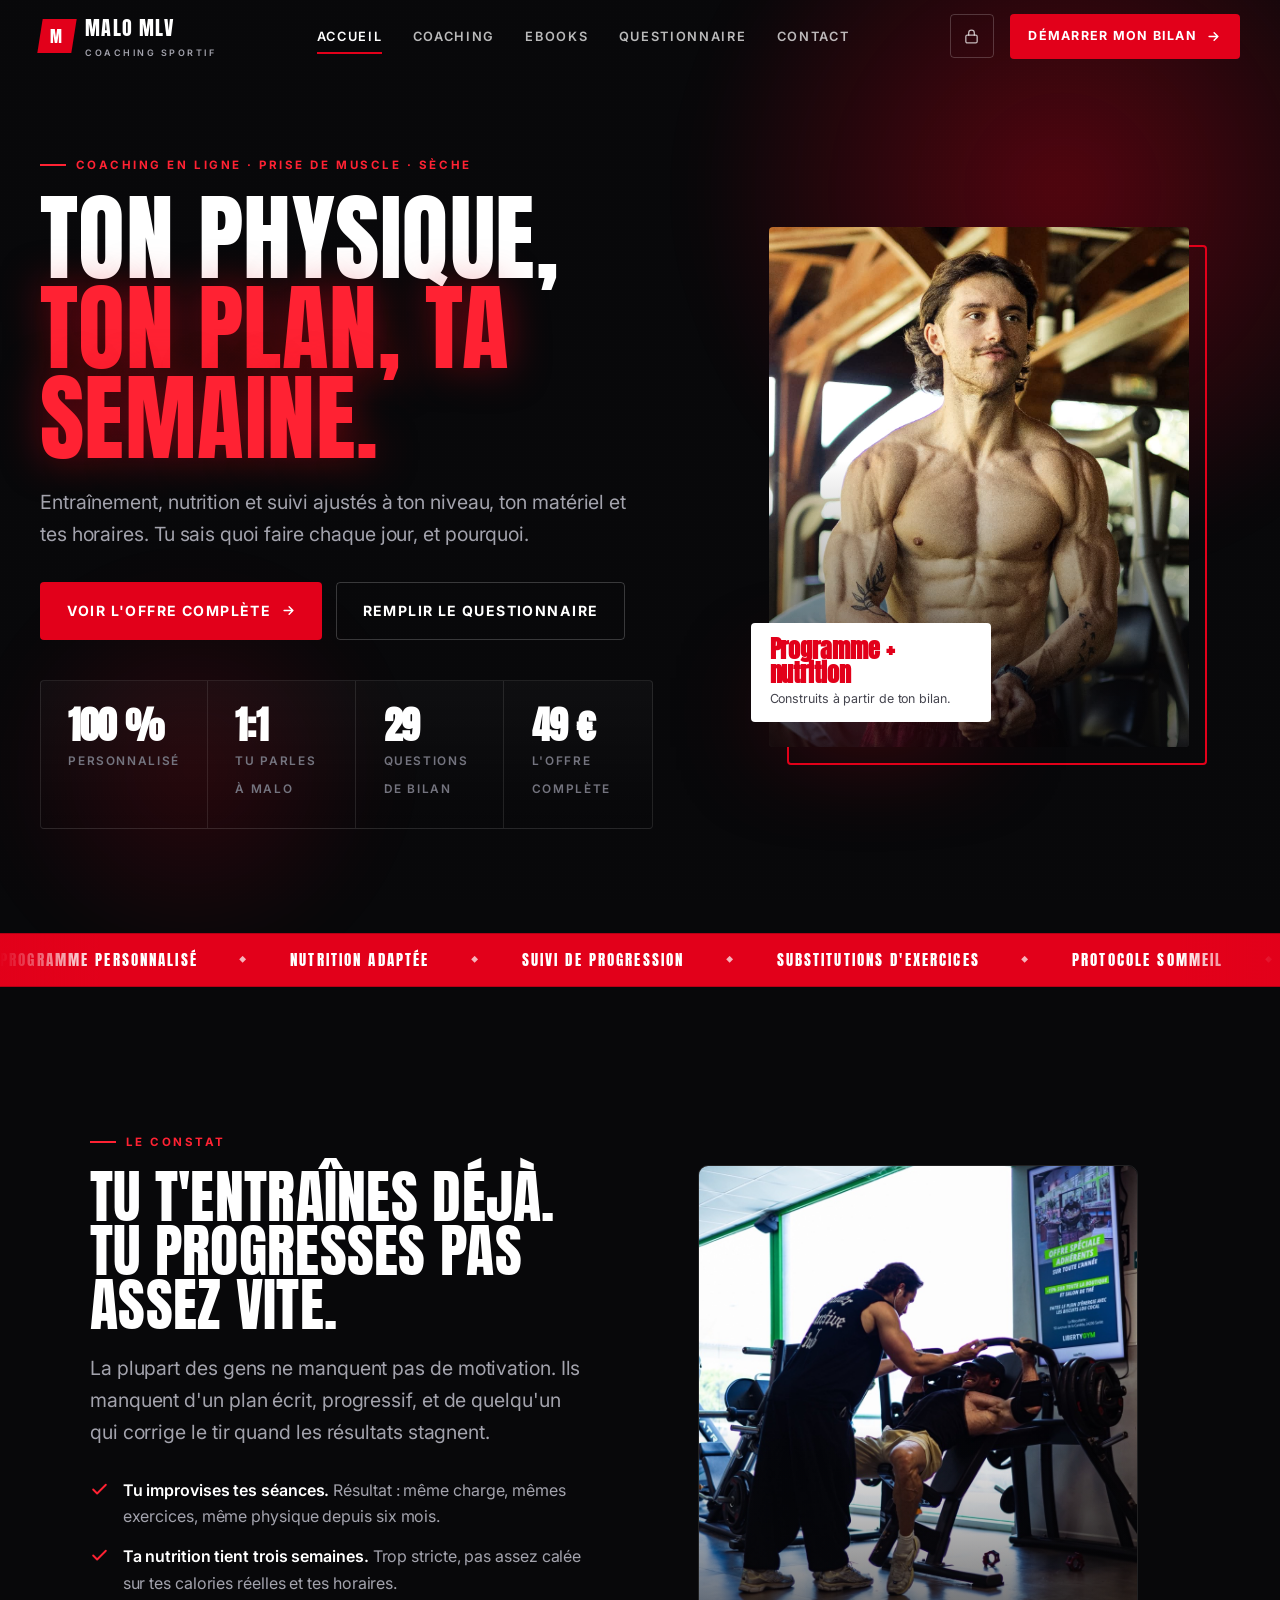
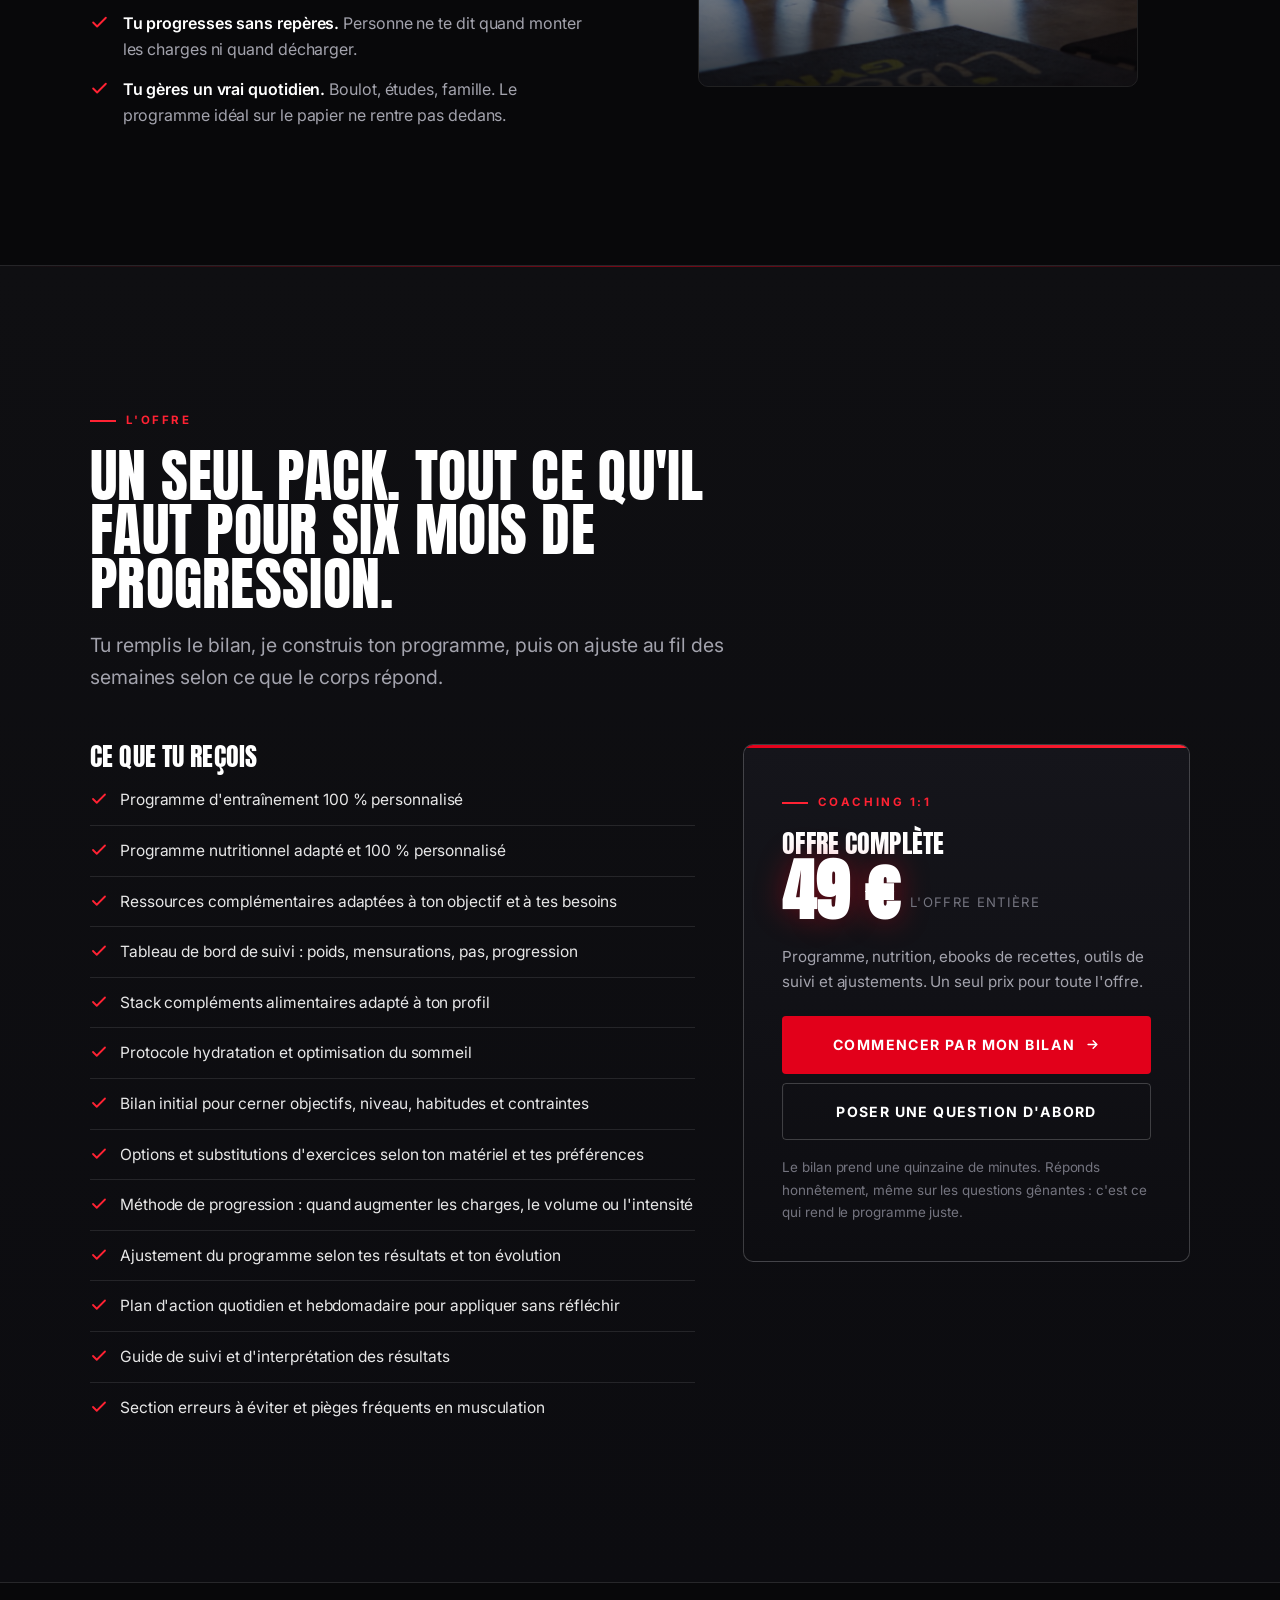
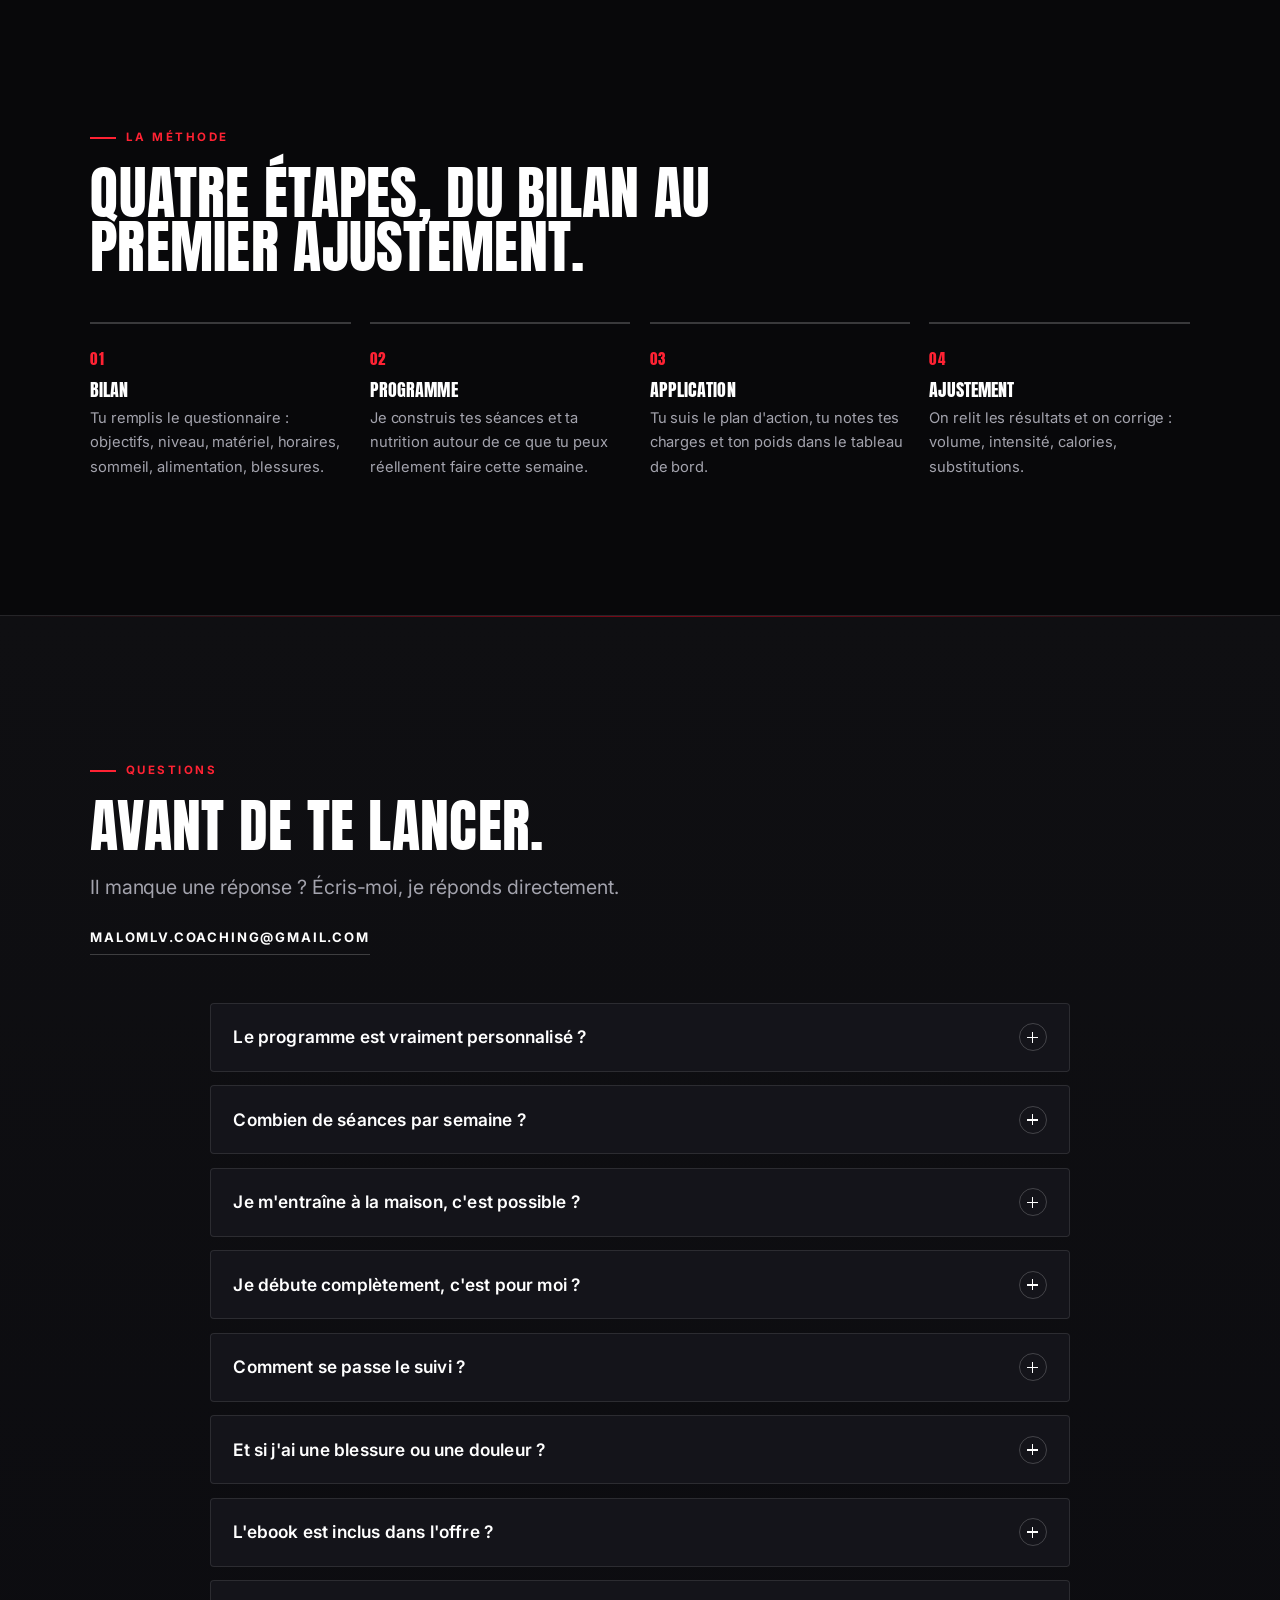
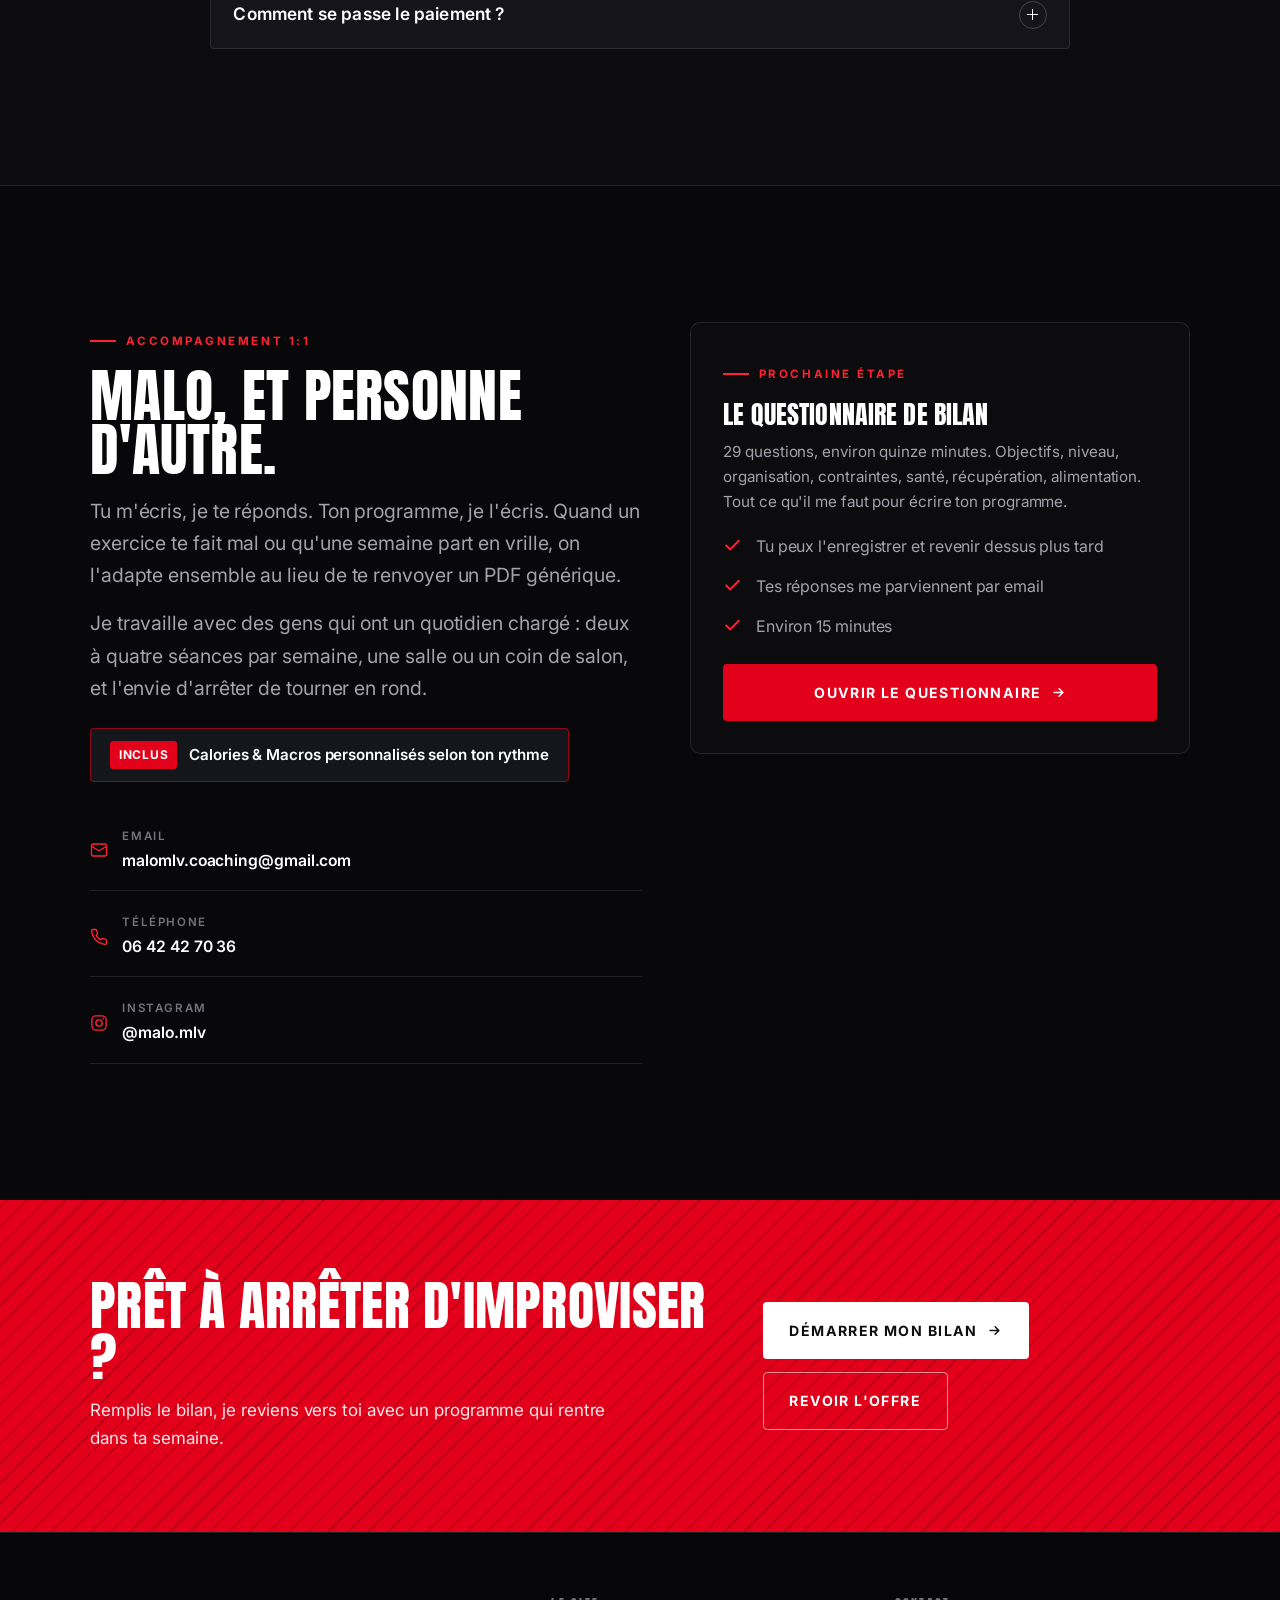
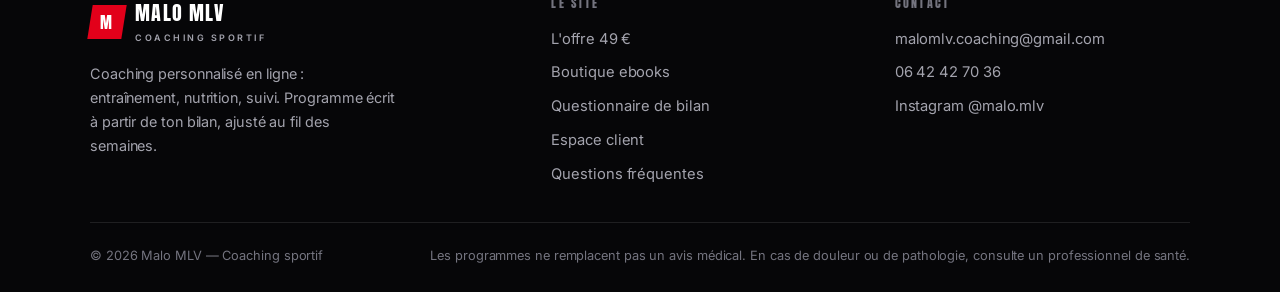
<file: index.html>
<!DOCTYPE html>
<html lang="fr">
<head>
<meta charset="utf-8">
<meta name="viewport" content="width=device-width, initial-scale=1">
<title>Malo MLV — Coaching sportif personnalisé | Entraînement, nutrition, suivi</title>
<meta name="description" content="Un programme d'entraînement et une nutrition construits pour ton niveau, ton matériel et ton emploi du temps. Suivi 1:1 avec Malo. Offre complète à 49 €.">
<link rel="preconnect" href="https://fonts.googleapis.com">
<link rel="preconnect" href="https://fonts.gstatic.com" crossorigin>
<link href="https://fonts.googleapis.com/css2?family=Anton&family=Inter:wght@400;500;600;700&display=swap" rel="stylesheet">
<link rel="stylesheet" href="styles.css">
</head>
<body>

<svg width="0" height="0" style="position:absolute" aria-hidden="true">
  <symbol id="i-check" viewBox="0 0 24 24" fill="none" stroke="currentColor" stroke-width="2.4" stroke-linecap="round" stroke-linejoin="round"><path d="M20 6 9 17l-5-5"/></symbol>
  <symbol id="i-arrow" viewBox="0 0 24 24" fill="none" stroke="currentColor" stroke-width="2.4" stroke-linecap="round" stroke-linejoin="round"><path d="M5 12h14M13 6l6 6-6 6"/></symbol>
  <symbol id="i-mail" viewBox="0 0 24 24" fill="none" stroke="currentColor" stroke-width="1.8" stroke-linecap="round" stroke-linejoin="round"><rect x="2" y="4" width="20" height="16" rx="2"/><path d="m2 7 10 6 10-6"/></symbol>
  <symbol id="i-phone" viewBox="0 0 24 24" fill="none" stroke="currentColor" stroke-width="1.8" stroke-linecap="round" stroke-linejoin="round"><path d="M22 16.9v3a2 2 0 0 1-2.2 2 19.8 19.8 0 0 1-8.6-3.1 19.5 19.5 0 0 1-6-6A19.8 19.8 0 0 1 2.1 4.2 2 2 0 0 1 4.1 2h3a2 2 0 0 1 2 1.7c.1 1 .4 2 .7 2.9a2 2 0 0 1-.5 2.1L8.1 9.9a16 16 0 0 0 6 6l1.2-1.2a2 2 0 0 1 2.1-.5c.9.3 1.9.6 2.9.7a2 2 0 0 1 1.7 2Z"/></symbol>
  <symbol id="i-insta" viewBox="0 0 24 24" fill="none" stroke="currentColor" stroke-width="1.8" stroke-linecap="round" stroke-linejoin="round"><rect x="2.5" y="2.5" width="19" height="19" rx="5.5"/><circle cx="12" cy="12" r="4.2"/><circle cx="17.6" cy="6.4" r="1.1" fill="currentColor" stroke="none"/></symbol>
  <symbol id="i-dumbbell" viewBox="0 0 24 24" fill="none" stroke="currentColor" stroke-width="1.8" stroke-linecap="round" stroke-linejoin="round"><path d="M4 9v6M7 7v10M17 7v10M20 9v6M7 12h10"/></symbol>
  <symbol id="i-plate" viewBox="0 0 24 24" fill="none" stroke="currentColor" stroke-width="1.8" stroke-linecap="round" stroke-linejoin="round"><circle cx="12" cy="12" r="9"/><circle cx="12" cy="12" r="4"/></symbol>
  <symbol id="i-chart" viewBox="0 0 24 24" fill="none" stroke="currentColor" stroke-width="1.8" stroke-linecap="round" stroke-linejoin="round"><path d="M3 20h18M6 20V11M11 20V4M16 20v-6M21 20v-9"/></symbol>
  <symbol id="i-moon" viewBox="0 0 24 24" fill="none" stroke="currentColor" stroke-width="1.8" stroke-linecap="round" stroke-linejoin="round"><path d="M20 14.5A8.5 8.5 0 1 1 9.5 4a7 7 0 0 0 10.5 10.5Z"/></symbol>
  <symbol id="i-clock" viewBox="0 0 24 24" fill="none" stroke="currentColor" stroke-width="1.8" stroke-linecap="round" stroke-linejoin="round"><circle cx="12" cy="12" r="9"/><path d="M12 7.5V12l3 2"/></symbol>
  <symbol id="i-alert" viewBox="0 0 24 24" fill="none" stroke="currentColor" stroke-width="1.8" stroke-linecap="round" stroke-linejoin="round"><path d="M12 3.5 2.5 20h19L12 3.5Z"/><path d="M12 9.5v4M12 17h.01"/></symbol>
  <symbol id="i-bolt" viewBox="0 0 24 24" fill="none" stroke="currentColor" stroke-width="1.8" stroke-linecap="round" stroke-linejoin="round"><path d="M13.5 2 4 14h6l-1.5 8L19 10h-6l.5-8Z"/></symbol>
  <symbol id="i-lock" viewBox="0 0 24 24" fill="none" stroke="currentColor" stroke-width="1.8" stroke-linecap="round" stroke-linejoin="round"><rect x="4" y="10" width="16" height="11" rx="2"/><path d="M8 10V7a4 4 0 0 1 8 0v3"/></symbol>
  <symbol id="i-book" viewBox="0 0 24 24" fill="none" stroke="currentColor" stroke-width="1.8" stroke-linecap="round" stroke-linejoin="round"><path d="M4 4.5A1.5 1.5 0 0 1 5.5 3H19v18H5.5A1.5 1.5 0 0 0 4 22.5V4.5Z"/><path d="M8 7h7M8 11h7"/></symbol>
</svg>

<header class="site-header" id="header">
  <div class="shell shell-wide">
    <a class="brand" href="index.html">
      <span class="brand__mark"><span>M</span></span>
      <span>Malo MLV<small>Coaching sportif</small></span>
    </a>
    <nav class="nav" aria-label="Navigation principale">
      <a href="index.html" aria-current="page">Accueil</a>
      <a href="index.html#offre">Coaching</a>
      <a href="ebooks.html">Ebooks</a>
      <a href="questionnaire.html">Questionnaire</a>
      <a href="index.html#contact">Contact</a>
    </nav>
    <div class="header-actions">
      <a class="icon-link" href="espace-client.html" aria-label="Espace client" title="Espace client"><svg><use href="#i-lock"/></svg></a>
      <a class="btn btn--sm" href="questionnaire.html">Démarrer mon bilan <svg><use href="#i-arrow"/></svg></a>
      <button class="burger" id="burger" aria-label="Ouvrir le menu" aria-expanded="false" aria-controls="mobileNav"><span></span></button>
    </div>
  </div>
</header>

<nav class="mobile-nav" id="mobileNav" aria-label="Navigation mobile">
  <a href="index.html">Accueil</a>
  <a href="index.html#offre">Coaching</a>
  <a href="ebooks.html">Ebooks</a>
  <a href="questionnaire.html">Questionnaire</a>
  <a href="index.html#contact">Contact</a>
</nav>

<main>

  <!-- HERO -->
  <section class="hero">
    <div class="shell shell-wide">
      <div class="hero__grid">
        <div class="reveal">
          <span class="eyebrow">Coaching en ligne · Prise de muscle · Sèche</span>
          <h1>Ton physique, <em>ton plan, ta semaine.</em></h1>
          <p class="lead">Entraînement, nutrition et suivi ajustés à ton niveau, ton matériel et tes horaires. Tu sais quoi faire chaque jour, et pourquoi.</p>
          <div class="hero__cta">
            <a class="btn" href="#offre">Voir l'offre complète <svg><use href="#i-arrow"/></svg></a>
            <a class="btn btn--ghost" href="questionnaire.html">Remplir le questionnaire</a>
          </div>
          <div class="stats" style="margin-top:2.5rem">
            <div><b>100 %</b><span>Personnalisé</span></div>
            <div><b>1:1</b><span>Tu parles à Malo</span></div>
            <div><b>29</b><span>Questions de bilan</span></div>
            <div><b>49 €</b><span>L'offre complète</span></div>
          </div>
        </div>

        <div class="hero__media reveal" data-delay="2">
          <img src="vraiephoto.jpg" alt="Malo, coach sportif, en salle" width="1206" height="2144" fetchpriority="high">
          <div class="hero__badge">
            <strong>Programme + nutrition</strong>
            <span>Construits à partir de ton bilan.</span>
          </div>
        </div>
      </div>
    </div>
  </section>

  <!-- TICKER -->
  <div class="ticker" aria-hidden="true">
    <div class="ticker__track">
      <span>Programme personnalisé</span><span>Nutrition adaptée</span><span>Suivi de progression</span><span>Substitutions d'exercices</span><span>Protocole sommeil</span><span>Stack compléments</span>
      <span>Programme personnalisé</span><span>Nutrition adaptée</span><span>Suivi de progression</span><span>Substitutions d'exercices</span><span>Protocole sommeil</span><span>Stack compléments</span>
    </div>
  </div>

  <!-- POURQUOI -->
  <section class="section">
    <div class="shell">
      <div class="split">
        <div class="reveal" data-delay="1">
          <span class="eyebrow">Le constat</span>
          <h2 class="h-section">Tu t'entraînes déjà. Tu progresses pas assez vite.</h2>
          <p class="lead" style="margin-top:1.2rem">La plupart des gens ne manquent pas de motivation. Ils manquent d'un plan écrit, progressif, et de quelqu'un qui corrige le tir quand les résultats stagnent.</p>
          <ul class="list-check" style="margin-top:1.8rem">
            <li><svg><use href="#i-check"/></svg><span><strong>Tu improvises tes séances.</strong> Résultat : même charge, mêmes exercices, même physique depuis six mois.</span></li>
            <li><svg><use href="#i-check"/></svg><span><strong>Ta nutrition tient trois semaines.</strong> Trop stricte, pas assez calée sur tes calories réelles et tes horaires.</span></li>
            <li><svg><use href="#i-check"/></svg><span><strong>Tu progresses sans repères.</strong> Personne ne te dit quand monter les charges ni quand décharger.</span></li>
            <li><svg><use href="#i-check"/></svg><span><strong>Tu gères un vrai quotidien.</strong> Boulot, études, famille. Le programme idéal sur le papier ne rentre pas dedans.</span></li>
          </ul>
        </div>
        <div class="split__media media-frame reveal" data-delay="2">
          <img src="malo-coaching.jpg" alt="Malo, coach sportif" width="933" height="1400" loading="lazy">
        </div>
      </div>
    </div>
  </section>

  <!-- OFFRE -->
  <section class="section section--ink" id="offre">
    <div class="shell">
      <div class="reveal" style="max-width:64ch;margin-bottom:clamp(2rem,5vw,3.2rem)">
        <span class="eyebrow">L'offre</span>
        <h2 class="h-section">Un seul pack. Tout ce qu'il faut pour six mois de progression.</h2>
        <p class="lead" style="margin-top:1.1rem">Tu remplis le bilan, je construis ton programme, puis on ajuste au fil des semaines selon ce que le corps répond.</p>
      </div>

      <div class="offer">
        <div class="reveal">
          <h3 class="h-card" style="margin-bottom:1.2rem">Ce que tu reçois</h3>
          <ul class="offer__list">
            <li><svg><use href="#i-check"/></svg><span>Programme d'entraînement 100 % personnalisé</span></li>
            <li><svg><use href="#i-check"/></svg><span>Programme nutritionnel adapté et 100 % personnalisé</span></li>
            <li><svg><use href="#i-check"/></svg><span>Ressources complémentaires adaptées à ton objectif et à tes besoins</span></li>
            <li><svg><use href="#i-check"/></svg><span>Tableau de bord de suivi : poids, mensurations, pas, progression</span></li>
            <li><svg><use href="#i-check"/></svg><span>Stack compléments alimentaires adapté à ton profil</span></li>
            <li><svg><use href="#i-check"/></svg><span>Protocole hydratation et optimisation du sommeil</span></li>
            <li><svg><use href="#i-check"/></svg><span>Bilan initial pour cerner objectifs, niveau, habitudes et contraintes</span></li>
            <li><svg><use href="#i-check"/></svg><span>Options et substitutions d'exercices selon ton matériel et tes préférences</span></li>
            <li><svg><use href="#i-check"/></svg><span>Méthode de progression : quand augmenter les charges, le volume ou l'intensité</span></li>
            <li><svg><use href="#i-check"/></svg><span>Ajustement du programme selon tes résultats et ton évolution</span></li>
            <li><svg><use href="#i-check"/></svg><span>Plan d'action quotidien et hebdomadaire pour appliquer sans réfléchir</span></li>
            <li><svg><use href="#i-check"/></svg><span>Guide de suivi et d'interprétation des résultats</span></li>
            <li><svg><use href="#i-check"/></svg><span>Section erreurs à éviter et pièges fréquents en musculation</span></li>
          </ul>
        </div>

        <div class="offer__panel reveal" data-delay="1">
          <span class="eyebrow">Coaching 1:1</span>
          <h3 class="h-card">Offre complète</h3>
          <div class="price">
            <b>49 €</b>
            <span>L'offre entière</span>
          </div>
          <p style="color:var(--muted);font-size:.95rem;margin-bottom:1.4rem">Programme, nutrition, ebooks de recettes, outils de suivi et ajustements. Un seul prix pour toute l'offre.</p>
          <a class="btn btn--wide" href="questionnaire.html">Commencer par mon bilan <svg><use href="#i-arrow"/></svg></a>
          <a class="btn btn--ghost btn--wide" style="margin-top:.6rem" href="mailto:malomlv.coaching@gmail.com?subject=Coaching%201%3A1%20%E2%80%94%2049%20%E2%82%AC">Poser une question d'abord</a>
          <p class="offer__note">Le bilan prend une quinzaine de minutes. Réponds honnêtement, même sur les questions gênantes : c'est ce qui rend le programme juste.</p>
        </div>
      </div>
    </div>
  </section>

  <!-- METHODE -->
  <section class="section">
    <div class="shell">
      <div class="reveal" style="max-width:62ch">
        <span class="eyebrow">La méthode</span>
        <h2 class="h-section">Quatre étapes, du bilan au premier ajustement.</h2>
      </div>

      <div class="steps" style="margin-top:clamp(2rem,4vw,3rem)">
        <div class="step reveal" data-delay="2">
          <h3>Bilan</h3>
          <p>Tu remplis le questionnaire : objectifs, niveau, matériel, horaires, sommeil, alimentation, blessures.</p>
        </div>
        <div class="step reveal" data-delay="3">
          <h3>Programme</h3>
          <p>Je construis tes séances et ta nutrition autour de ce que tu peux réellement faire cette semaine.</p>
        </div>
        <div class="step reveal" data-delay="4">
          <h3>Application</h3>
          <p>Tu suis le plan d'action, tu notes tes charges et ton poids dans le tableau de bord.</p>
        </div>
        <div class="step reveal" data-delay="5">
          <h3>Ajustement</h3>
          <p>On relit les résultats et on corrige : volume, intensité, calories, substitutions.</p>
        </div>
      </div>
    </div>
  </section>

  <!-- FAQ -->
  <section class="section section--ink" id="faq">
    <div class="shell">
      <div class="reveal" style="max-width:70ch;margin-bottom:clamp(2rem,4vw,3rem)">
        <span class="eyebrow">Questions</span>
        <h2 class="h-section">Avant de te lancer.</h2>
        <p class="lead" style="margin-top:1.1rem">Il manque une réponse ? Écris-moi, je réponds directement.</p>
        <a class="link-arrow" style="margin-top:1.5rem" href="mailto:malomlv.coaching@gmail.com">malomlv.coaching@gmail.com</a>
      </div>

      <div class="faq reveal" data-delay="1">
        <div class="faq__item">
          <button class="faq__q" aria-expanded="false">Le programme est vraiment personnalisé ? <i></i></button>
          <div class="faq__a"><p>Oui. Il part de ton bilan : objectifs, niveau, jours disponibles, durée de séance, matériel, sommeil, alimentation. Deux clients avec le même objectif n'ont pas le même programme.</p></div>
        </div>
        <div class="faq__item">
          <button class="faq__q" aria-expanded="false">Combien de séances par semaine ? <i></i></button>
          <div class="faq__a"><p>Deux à cinq selon ce que tu peux tenir réellement. Deux séances bien construites valent mieux que cinq séances abandonnées au bout d'un mois.</p></div>
        </div>
        <div class="faq__item">
          <button class="faq__q" aria-expanded="false">Je m'entraîne à la maison, c'est possible ? <i></i></button>
          <div class="faq__a"><p>Oui, salle, domicile ou les deux. Le questionnaire demande ton matériel exact, et chaque exercice a une option de remplacement avec ce que tu as sous la main.</p></div>
        </div>
        <div class="faq__item">
          <button class="faq__q" aria-expanded="false">Je débute complètement, c'est pour moi ? <i></i></button>
          <div class="faq__a"><p>Oui. Le bilan permet de partir du niveau réel, y compris zéro expérience. Les mouvements de base sont expliqués et progressifs.</p></div>
        </div>
        <div class="faq__item">
          <button class="faq__q" aria-expanded="false">Comment se passe le suivi ? <i></i></button>
          <div class="faq__a"><p>Tu remplis le tableau de bord : poids, mensurations, pas, charges. À partir de ces données, on ajuste le programme au lieu de deviner.</p></div>
        </div>
        <div class="faq__item">
          <button class="faq__q" aria-expanded="false">Et si j'ai une blessure ou une douleur ? <i></i></button>
          <div class="faq__a"><p>Le questionnaire couvre les douleurs actuelles, les blessures passées et les restrictions médicales. Les exercices concernés sont retirés ou remplacés. Une douleur qui persiste demande d'abord un avis médical : je ne diagnostique pas et je ne traite pas une blessure.</p></div>
        </div>
        <div class="faq__item">
          <button class="faq__q" aria-expanded="false">L'ebook est inclus dans l'offre ? <i></i></button>
          <div class="faq__a"><p>Oui, l'ebook est inclus dans l'offre à 49 €. C'est un guide pratique réunissant les repères et stratégies pour structurer tes progrès au quotidien.</p></div>
        </div>
        <div class="faq__item">
          <button class="faq__q" aria-expanded="false">Comment se passe le paiement ? <i></i></button>
          <div class="faq__a"><p>Pour le coaching à 49 €, écris-moi ou remplis le questionnaire et je t'envoie les étapes. Pour l'ebook seul, le paiement se fait directement en ligne, par carte, via la page sécurisée Stripe.</p></div>
        </div>
      </div>
    </div>
  </section>

  <!-- CONTACT -->
  <section class="section" id="contact">
    <div class="shell">
      <div class="contact-grid">
        <div class="reveal">
          <span class="eyebrow">Accompagnement 1:1</span>
          <h2 class="h-section">Malo, et personne d'autre.</h2>
          <p class="lead" style="margin-top:1.1rem">Tu m'écris, je te réponds. Ton programme, je l'écris. Quand un exercice te fait mal ou qu'une semaine part en vrille, on l'adapte ensemble au lieu de te renvoyer un PDF générique.</p>
          <p class="lead" style="margin-top:1rem">Je travaille avec des gens qui ont un quotidien chargé : deux à quatre séances par semaine, une salle ou un coin de salon, et l'envie d'arrêter de tourner en rond.</p>
          <div style="margin-top:1.5rem;display:inline-flex;align-items:center;gap:0.75rem;padding:0.75rem 1.2rem;background:#15151c;border:1px solid rgba(226,0,26,0.6);border-radius:var(--radius);">
            <span style="background:var(--red);color:#fff;font-size:0.75rem;font-weight:700;padding:0.25rem 0.55rem;border-radius:3px;letter-spacing:0.06em;text-transform:uppercase;">Inclus</span>
            <span style="color:#ffffff;font-weight:600;font-size:0.95rem;">Calories & Macros personnalisés selon ton rythme</span>
          </div>
          <div class="contact-list" style="margin-top:1.8rem">
            <a href="mailto:malomlv.coaching@gmail.com">
              <svg><use href="#i-mail"/></svg>
              <span><small>Email</small><b>malomlv.coaching@gmail.com</b></span>
            </a>
            <a href="tel:+33642427036">
              <svg><use href="#i-phone"/></svg>
              <span><small>Téléphone</small><b>06 42 42 70 36</b></span>
            </a>
            <a href="https://www.instagram.com/malo.mlv" target="_blank" rel="noopener">
              <svg><use href="#i-insta"/></svg>
              <span><small>Instagram</small><b>@malo.mlv</b></span>
            </a>
          </div>
        </div>

        <div class="contact-card reveal" data-delay="1">
          <span class="eyebrow">Prochaine étape</span>
          <h3 class="h-card">Le questionnaire de bilan</h3>
          <p style="color:var(--muted);font-size:.95rem;margin:0.8rem 0 1.2rem">29 questions, environ quinze minutes. Objectifs, niveau, organisation, contraintes, santé, récupération, alimentation. Tout ce qu'il me faut pour écrire ton programme.</p>
          <ul class="list-check" style="margin-bottom:1.5rem">
            <li><svg><use href="#i-check"/></svg><span>Tu peux l'enregistrer et revenir dessus plus tard</span></li>
            <li><svg><use href="#i-check"/></svg><span>Tes réponses me parviennent par email</span></li>
            <li><svg><use href="#i-check"/></svg><span>Environ 15 minutes</span></li>
          </ul>
          <a class="btn btn--wide" href="questionnaire.html">Ouvrir le questionnaire <svg><use href="#i-arrow"/></svg></a>
        </div>
      </div>
    </div>
  </section>

  <!-- CTA BAND -->
  <section class="section section--tight cta-band">
    <div class="shell">
      <div>
        <h2>Prêt à arrêter d'improviser ?</h2>
        <p>Remplis le bilan, je reviens vers toi avec un programme qui rentre dans ta semaine.</p>
      </div>
      <div style="display:flex;flex-wrap:wrap;gap:.8rem">
        <a class="btn btn--light" href="questionnaire.html">Démarrer mon bilan <svg><use href="#i-arrow"/></svg></a>
        <a class="btn btn--ghost" style="border-color:rgba(255,255,255,.55);color:#fff" href="#offre">Revoir l'offre</a>
      </div>
    </div>
  </section>

</main>

<footer class="site-footer">
  <div class="shell">
    <div class="footer-grid">
      <div>
        <a class="brand" href="index.html" style="margin-bottom:1rem">
          <span class="brand__mark"><span>M</span></span>
          <span>Malo MLV<small>Coaching sportif</small></span>
        </a>
        <p style="color:var(--muted);font-size:.9rem;max-width:34ch">Coaching personnalisé en ligne : entraînement, nutrition, suivi. Programme écrit à partir de ton bilan, ajusté au fil des semaines.</p>
      </div>
      <div>
        <h4>Le site</h4>
        <div class="footer-links">
          <a href="index.html#offre">L'offre 49 €</a>
          <a href="ebooks.html">Boutique ebooks</a>
          <a href="questionnaire.html">Questionnaire de bilan</a>
          <a href="espace-client.html">Espace client</a>
          <a href="index.html#faq">Questions fréquentes</a>
        </div>
      </div>
      <div>
        <h4>Contact</h4>
        <div class="footer-links">
          <a href="mailto:malomlv.coaching@gmail.com">malomlv.coaching@gmail.com</a>
          <a href="tel:+33642427036">06 42 42 70 36</a>
          <a href="https://www.instagram.com/malo.mlv" target="_blank" rel="noopener">Instagram @malo.mlv</a>
        </div>
      </div>
    </div>
    <div class="footer-bottom">
      <span>© <span data-year>2026</span> Malo MLV — Coaching sportif</span>
      <span>Les programmes ne remplacent pas un avis médical. En cas de douleur ou de pathologie, consulte un professionnel de santé.</span>
    </div>
  </div>
</footer>

<div class="toast" id="toast" role="status" aria-live="polite"></div>
<script src="script.js"></script>
</body>
</html>
</file>
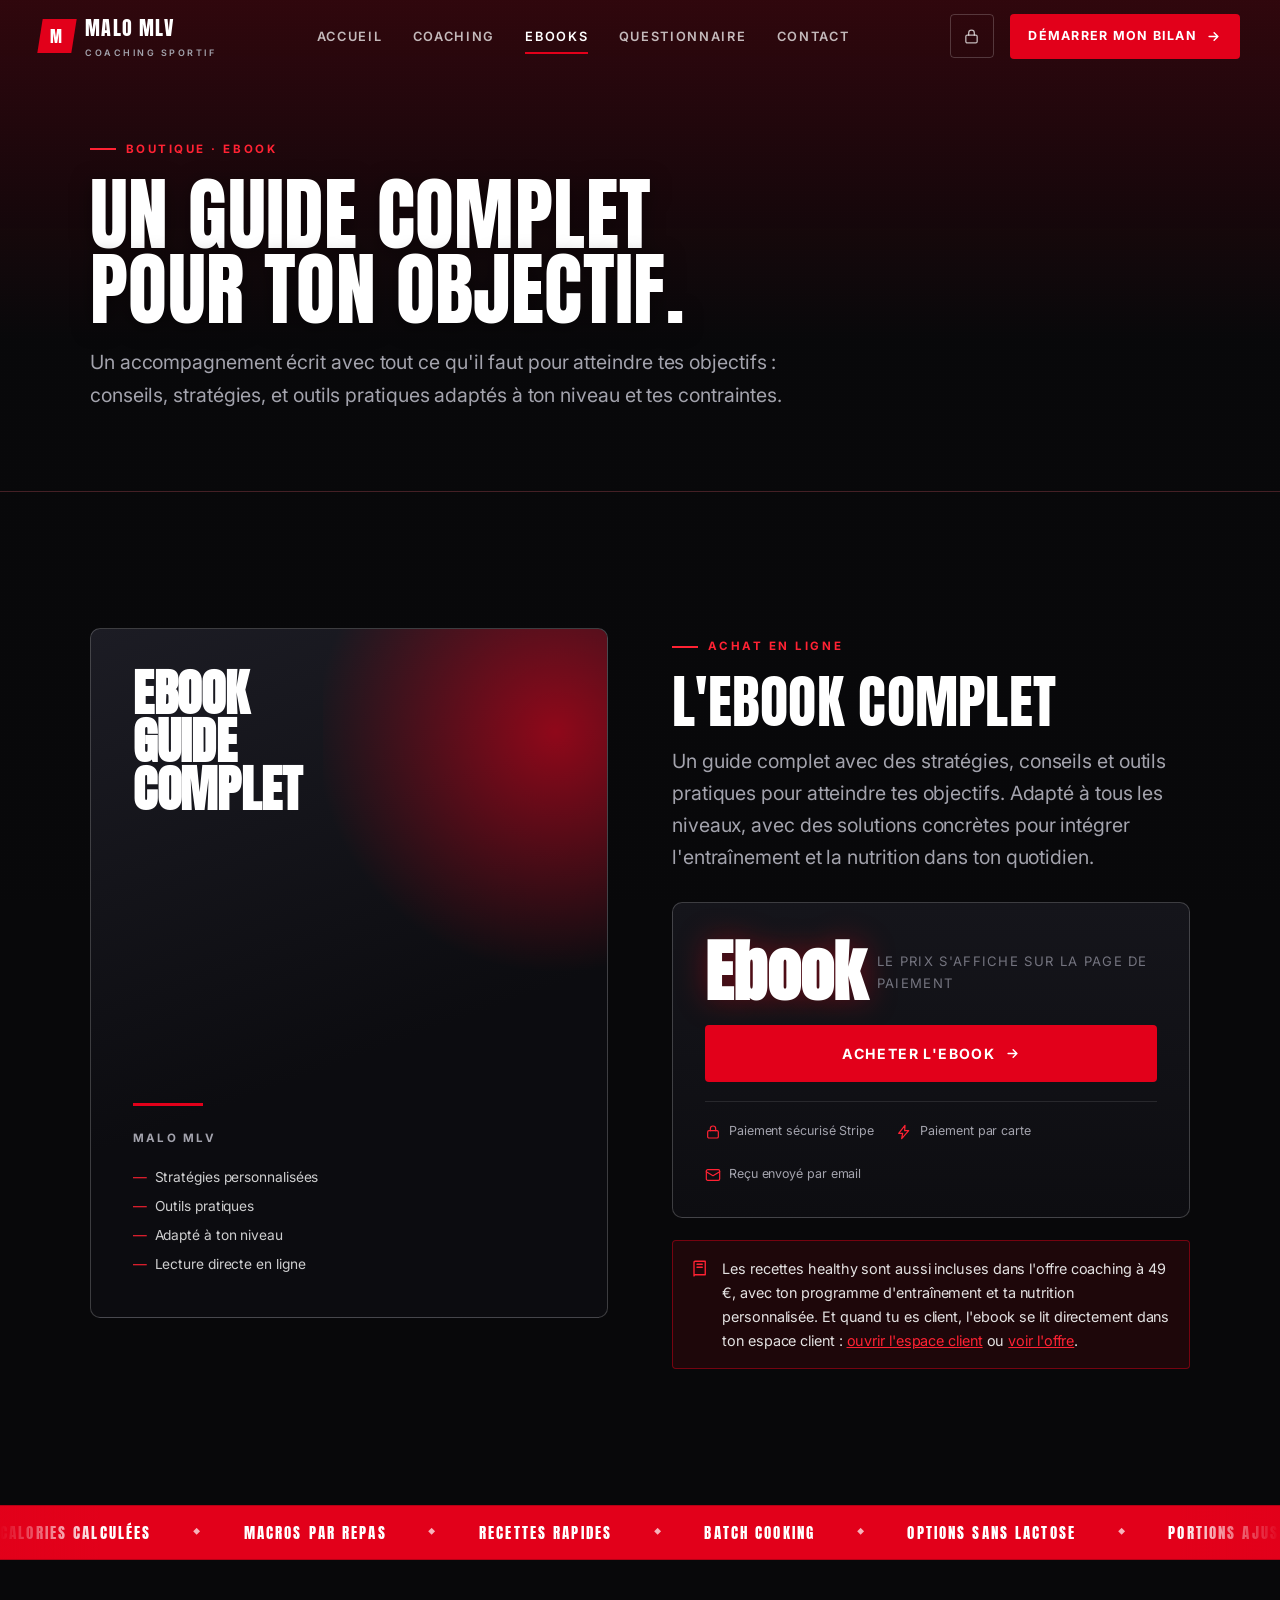
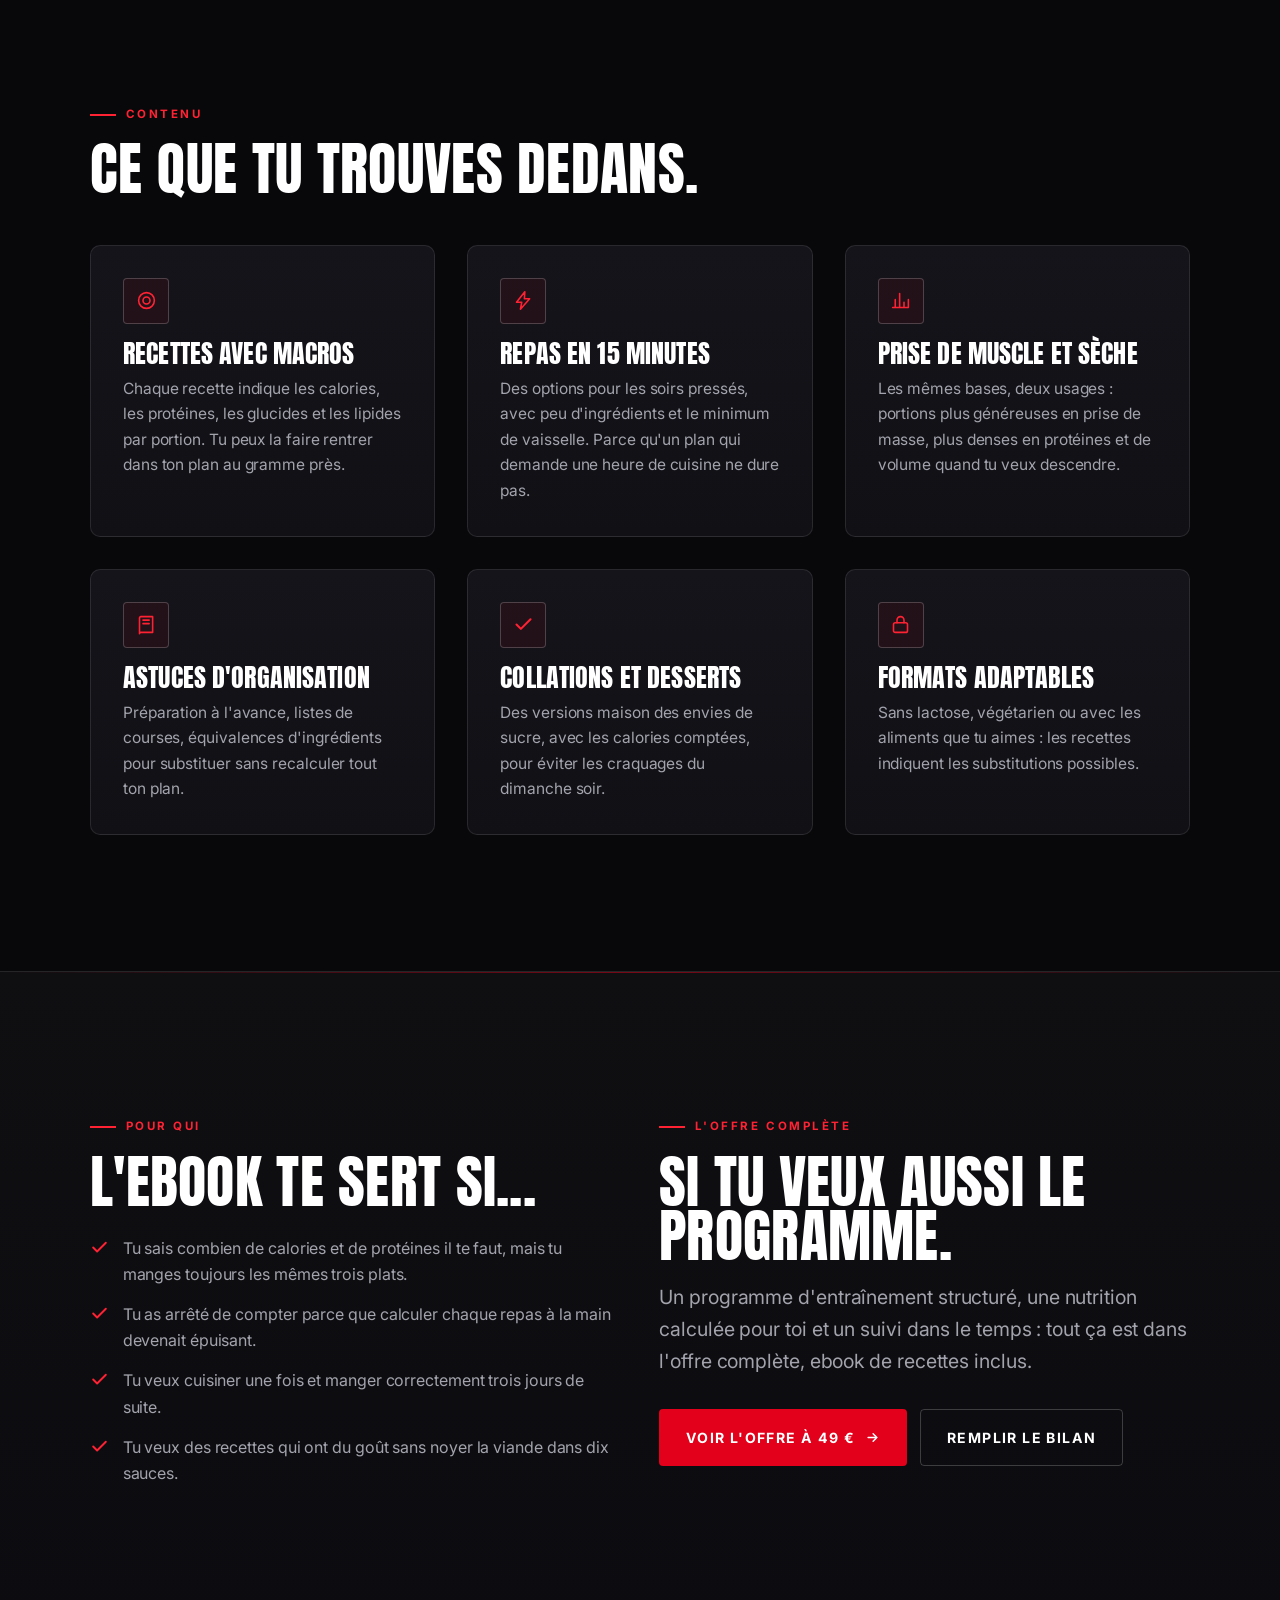
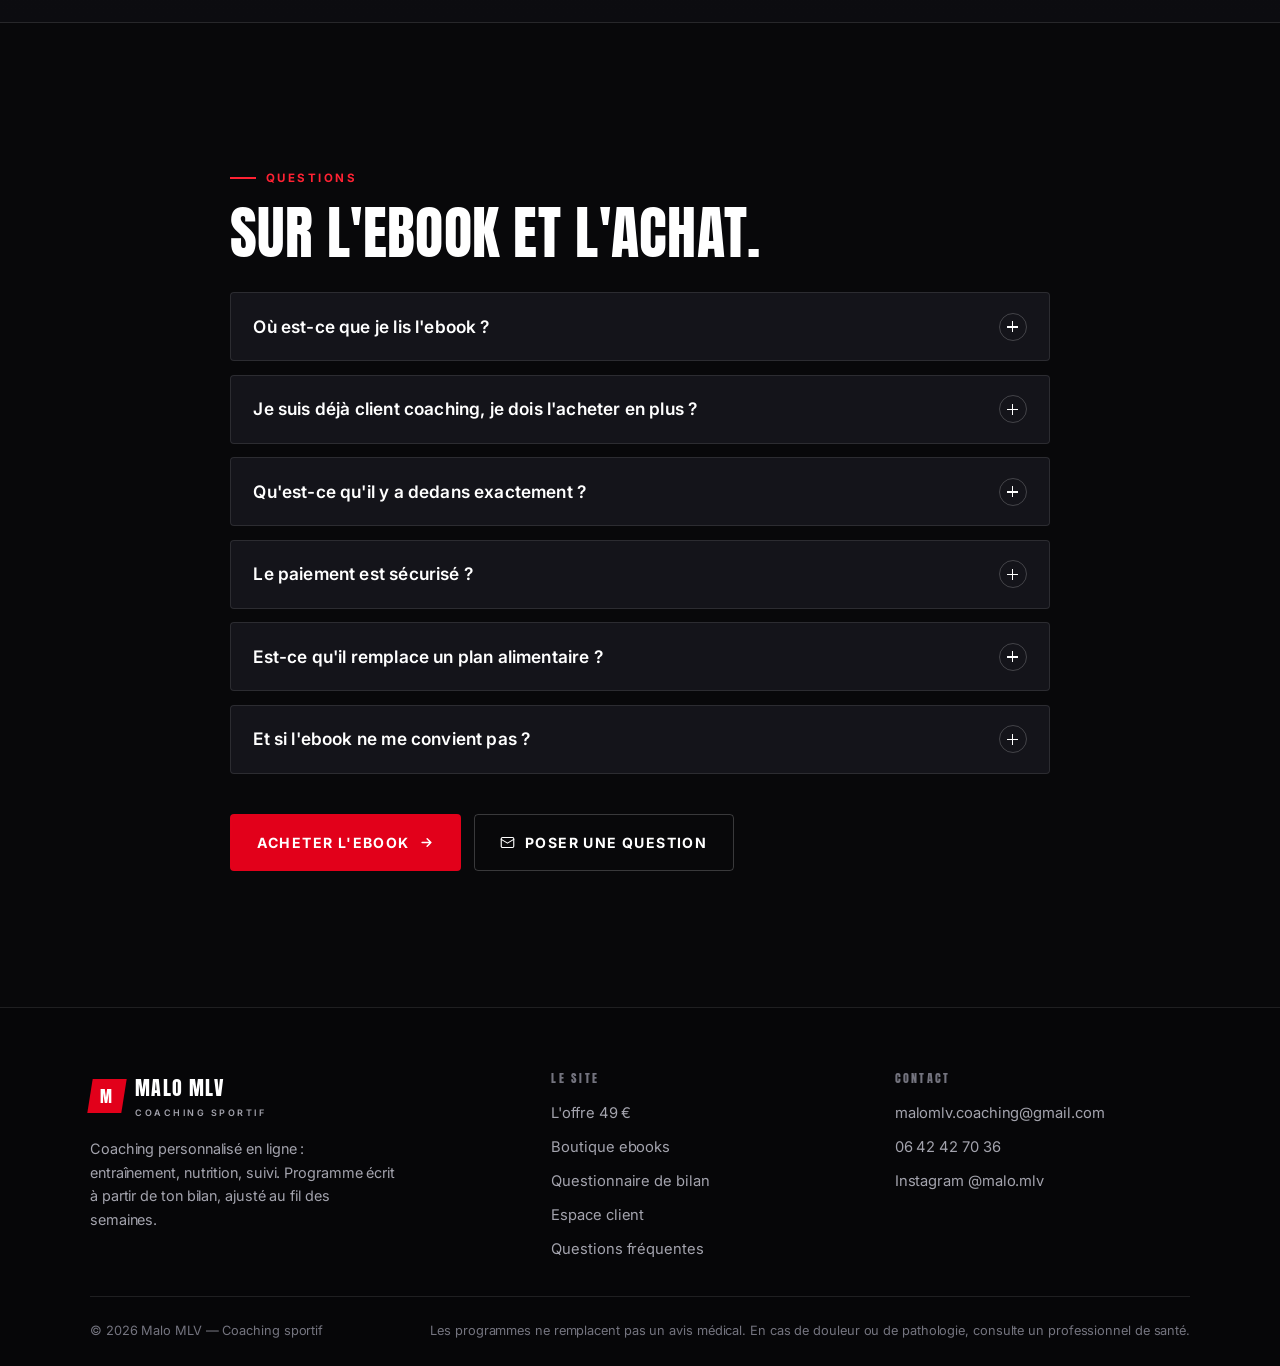
<file: ebooks.html>
<!DOCTYPE html>
<html lang="fr">
<head>
<meta charset="utf-8">
<meta name="viewport" content="width=device-width, initial-scale=1">
<title>Ebook recettes healthy — calories et macros | Malo MLV</title>
<meta name="description" content="Ebook de recettes healthy avec calories et macronutriments calculés, pensé pour coller à un plan alimentaire de prise de muscle ou de sèche. Achat en ligne sécurisé.">
<link rel="preconnect" href="https://fonts.googleapis.com">
<link rel="preconnect" href="https://fonts.gstatic.com" crossorigin>
<link href="https://fonts.googleapis.com/css2?family=Anton&family=Inter:wght@400;500;600;700&display=swap" rel="stylesheet">
<link rel="stylesheet" href="styles.css">
</head>
<body>

<svg width="0" height="0" style="position:absolute" aria-hidden="true">
  <symbol id="i-check" viewBox="0 0 24 24" fill="none" stroke="currentColor" stroke-width="2.4" stroke-linecap="round" stroke-linejoin="round"><path d="M20 6 9 17l-5-5"/></symbol>
  <symbol id="i-arrow" viewBox="0 0 24 24" fill="none" stroke="currentColor" stroke-width="2.4" stroke-linecap="round" stroke-linejoin="round"><path d="M5 12h14M13 6l6 6-6 6"/></symbol>
  <symbol id="i-mail" viewBox="0 0 24 24" fill="none" stroke="currentColor" stroke-width="1.8" stroke-linecap="round" stroke-linejoin="round"><rect x="2" y="4" width="20" height="16" rx="2"/><path d="m2 7 10 6 10-6"/></symbol>
  <symbol id="i-phone" viewBox="0 0 24 24" fill="none" stroke="currentColor" stroke-width="1.8" stroke-linecap="round" stroke-linejoin="round"><path d="M22 16.9v3a2 2 0 0 1-2.2 2 19.8 19.8 0 0 1-8.6-3.1 19.5 19.5 0 0 1-6-6A19.8 19.8 0 0 1 2.1 4.2 2 2 0 0 1 4.1 2h3a2 2 0 0 1 2 1.7c.1 1 .4 2 .7 2.9a2 2 0 0 1-.5 2.1L8.1 9.9a16 16 0 0 0 6 6l1.2-1.2a2 2 0 0 1 2.1-.5c.9.3 1.9.6 2.9.7a2 2 0 0 1 1.7 2Z"/></symbol>
  <symbol id="i-insta" viewBox="0 0 24 24" fill="none" stroke="currentColor" stroke-width="1.8" stroke-linecap="round" stroke-linejoin="round"><rect x="2.5" y="2.5" width="19" height="19" rx="5.5"/><circle cx="12" cy="12" r="4.2"/><circle cx="17.6" cy="6.4" r="1.1" fill="currentColor" stroke="none"/></symbol>
  <symbol id="i-lock" viewBox="0 0 24 24" fill="none" stroke="currentColor" stroke-width="1.8" stroke-linecap="round" stroke-linejoin="round"><rect x="4" y="10" width="16" height="11" rx="2"/><path d="M8 10V7a4 4 0 0 1 8 0v3"/></symbol>
  <symbol id="i-bolt" viewBox="0 0 24 24" fill="none" stroke="currentColor" stroke-width="1.8" stroke-linecap="round" stroke-linejoin="round"><path d="M13.5 2 4 14h6l-1.5 8L19 10h-6l.5-8Z"/></symbol>
  <symbol id="i-book" viewBox="0 0 24 24" fill="none" stroke="currentColor" stroke-width="1.8" stroke-linecap="round" stroke-linejoin="round"><path d="M4 4.5A1.5 1.5 0 0 1 5.5 3H19v18H5.5A1.5 1.5 0 0 0 4 22.5V4.5Z"/><path d="M8 7h7M8 11h7"/></symbol>
  <symbol id="i-plate" viewBox="0 0 24 24" fill="none" stroke="currentColor" stroke-width="1.8" stroke-linecap="round" stroke-linejoin="round"><circle cx="12" cy="12" r="9"/><circle cx="12" cy="12" r="4"/></symbol>
  <symbol id="i-chart" viewBox="0 0 24 24" fill="none" stroke="currentColor" stroke-width="1.8" stroke-linecap="round" stroke-linejoin="round"><path d="M3 20h18M6 20V11M11 20V4M16 20v-6M21 20v-9"/></symbol>
</svg>

<header class="site-header" id="header">
  <div class="shell shell-wide">
    <a class="brand" href="index.html">
      <span class="brand__mark"><span>M</span></span>
      <span>Malo MLV<small>Coaching sportif</small></span>
    </a>
    <nav class="nav" aria-label="Navigation principale">
      <a href="index.html">Accueil</a>
      <a href="index.html#offre">Coaching</a>
      <a href="ebooks.html" aria-current="page">Ebooks</a>
      <a href="questionnaire.html">Questionnaire</a>
      <a href="index.html#contact">Contact</a>
    </nav>
    <div class="header-actions">
      <a class="icon-link" href="espace-client.html" aria-label="Espace client" title="Espace client"><svg><use href="#i-lock"/></svg></a>
      <a class="btn btn--sm" href="questionnaire.html">Démarrer mon bilan <svg><use href="#i-arrow"/></svg></a>
      <button class="burger" id="burger" aria-label="Ouvrir le menu" aria-expanded="false" aria-controls="mobileNav"><span></span></button>
    </div>
  </div>
</header>

<nav class="mobile-nav" id="mobileNav" aria-label="Navigation mobile">
  <a href="index.html">Accueil</a>
  <a href="index.html#offre">Coaching</a>
  <a href="ebooks.html">Ebooks</a>
  <a href="questionnaire.html">Questionnaire</a>
  <a href="index.html#contact">Contact</a>
</nav>

<main>

  <section class="section section--tight" style="padding-top:calc(var(--header-h) + clamp(2rem,5vw,3.5rem));background:linear-gradient(180deg,rgba(226,0,26,.18),transparent 70%);border-bottom:1px solid var(--line)">
    <div class="shell">
      <span class="eyebrow reveal">Boutique · Ebook</span>
      <h1 class="h-display reveal" data-delay="1">Un guide complet<br>pour ton objectif.</h1>
      <p class="lead reveal" data-delay="2" style="margin-top:1.2rem">Un accompagnement écrit avec tout ce qu'il faut pour atteindre tes objectifs : conseils, stratégies, et outils pratiques adaptés à ton niveau et tes contraintes.</p>
    </div>
  </section>

  <section class="section" id="achat">
    <div class="shell">
      <div class="product">

        <div class="product__visual reveal">
          <div class="product__cover">
            <b>Ebook<br>Guide<br>Complet</b>
            <div>
              <div class="slash"></div>
              <em>Malo MLV</em>
              <ul style="margin-top:1rem">
                <li>Stratégies personnalisées</li>
                <li>Outils pratiques</li>
                <li>Adapté à ton niveau</li>
                <li>Lecture directe en ligne</li>
              </ul>
            </div>
          </div>
        </div>

        <div class="reveal" data-delay="1">
          <span class="eyebrow">Achat en ligne</span>
          <h2 class="h-section">L'ebook complet</h2>
          <p class="lead" style="margin-top:1rem">Un guide complet avec des stratégies, conseils et outils pratiques pour atteindre tes objectifs. Adapté à tous les niveaux, avec des solutions concrètes pour intégrer l'entraînement et la nutrition dans ton quotidien.</p>

          <div class="buybox" style="margin-top:1.8rem">
            <div class="price">
              <b>Ebook</b>
              <span>Le prix s'affiche sur la page de paiement</span>
            </div>
            <a class="btn btn--wide" href="https://buy.stripe.com/eVqaEQ5P56mu8X72kyfIs00" target="_blank" rel="noopener">Acheter l'ebook <svg><use href="#i-arrow"/></svg></a>
            <div class="trust">
              <div><svg><use href="#i-lock"/></svg> Paiement sécurisé Stripe</div>
              <div><svg><use href="#i-bolt"/></svg> Paiement par carte</div>
              <div><svg><use href="#i-mail"/></svg> Reçu envoyé par email</div>
            </div>
          </div>

          <div class="alert" style="margin-top:1.4rem">
            <svg><use href="#i-book"/></svg>
            <span>Les recettes healthy sont aussi incluses dans l'offre coaching à 49 €, avec ton programme d'entraînement et ta nutrition personnalisée. Et quand tu es client, l'ebook se lit directement dans ton espace client : <a href="espace-client.html" style="color:var(--red-bright);text-decoration:underline">ouvrir l'espace client</a> ou <a href="index.html#offre" style="color:var(--red-bright);text-decoration:underline">voir l'offre</a>.</span>
          </div>
        </div>

      </div>
    </div>
  </section>

  <div class="ticker" aria-hidden="true">
    <div class="ticker__track">
      <span>Calories calculées</span><span>Macros par repas</span><span>Recettes rapides</span><span>Batch cooking</span><span>Options sans lactose</span><span>Portions ajustables</span>
      <span>Calories calculées</span><span>Macros par repas</span><span>Recettes rapides</span><span>Batch cooking</span><span>Options sans lactose</span><span>Portions ajustables</span>
    </div>
  </div>

  <section class="section">
    <div class="shell">
      <div class="reveal" style="max-width:60ch;margin-bottom:clamp(2rem,4vw,3rem)">
        <span class="eyebrow">Contenu</span>
        <h2 class="h-section">Ce que tu trouves dedans.</h2>
      </div>
      <div class="grid-3">
        <div class="card reveal">
          <span class="icon-box"><svg><use href="#i-plate"/></svg></span>
          <h3 class="h-card">Recettes avec macros</h3>
          <p>Chaque recette indique les calories, les protéines, les glucides et les lipides par portion. Tu peux la faire rentrer dans ton plan au gramme près.</p>
        </div>
        <div class="card reveal" data-delay="1">
          <span class="icon-box"><svg><use href="#i-bolt"/></svg></span>
          <h3 class="h-card">Repas en 15 minutes</h3>
          <p>Des options pour les soirs pressés, avec peu d'ingrédients et le minimum de vaisselle. Parce qu'un plan qui demande une heure de cuisine ne dure pas.</p>
        </div>
        <div class="card reveal" data-delay="2">
          <span class="icon-box"><svg><use href="#i-chart"/></svg></span>
          <h3 class="h-card">Prise de muscle et sèche</h3>
          <p>Les mêmes bases, deux usages : portions plus généreuses en prise de masse, plus denses en protéines et de volume quand tu veux descendre.</p>
        </div>
        <div class="card reveal">
          <span class="icon-box"><svg><use href="#i-book"/></svg></span>
          <h3 class="h-card">Astuces d'organisation</h3>
          <p>Préparation à l'avance, listes de courses, équivalences d'ingrédients pour substituer sans recalculer tout ton plan.</p>
        </div>
        <div class="card reveal" data-delay="1">
          <span class="icon-box"><svg><use href="#i-check"/></svg></span>
          <h3 class="h-card">Collations et desserts</h3>
          <p>Des versions maison des envies de sucre, avec les calories comptées, pour éviter les craquages du dimanche soir.</p>
        </div>
        <div class="card reveal" data-delay="2">
          <span class="icon-box"><svg><use href="#i-lock"/></svg></span>
          <h3 class="h-card">Formats adaptables</h3>
          <p>Sans lactose, végétarien ou avec les aliments que tu aimes : les recettes indiquent les substitutions possibles.</p>
        </div>
      </div>
    </div>
  </section>

  <section class="section section--ink">
    <div class="shell">
      <div class="grid-2">
        <div class="reveal">
          <span class="eyebrow">Pour qui</span>
          <h2 class="h-section">L'ebook te sert si...</h2>
          <ul class="list-check" style="margin-top:1.6rem">
            <li><svg><use href="#i-check"/></svg><span>Tu sais combien de calories et de protéines il te faut, mais tu manges toujours les mêmes trois plats.</span></li>
            <li><svg><use href="#i-check"/></svg><span>Tu as arrêté de compter parce que calculer chaque repas à la main devenait épuisant.</span></li>
            <li><svg><use href="#i-check"/></svg><span>Tu veux cuisiner une fois et manger correctement trois jours de suite.</span></li>
            <li><svg><use href="#i-check"/></svg><span>Tu veux des recettes qui ont du goût sans noyer la viande dans dix sauces.</span></li>
          </ul>
        </div>
        <div class="reveal" data-delay="1">
          <span class="eyebrow">L'offre complète</span>
          <h2 class="h-section">Si tu veux aussi le programme.</h2>
          <p class="lead" style="margin-top:1.1rem">Un programme d'entraînement structuré, une nutrition calculée pour toi et un suivi dans le temps : tout ça est dans l'offre complète, ebook de recettes inclus.</p>
          <div class="hero__cta">
            <a class="btn" href="index.html#offre">Voir l'offre à 49 € <svg><use href="#i-arrow"/></svg></a>
            <a class="btn btn--ghost" href="questionnaire.html">Remplir le bilan</a>
          </div>
        </div>
      </div>
    </div>
  </section>

  <section class="section">
    <div class="shell" style="max-width:900px">
      <div class="reveal" style="max-width:55ch">
        <span class="eyebrow">Questions</span>
        <h2 class="h-section">Sur l'ebook et l'achat.</h2>
      </div>
      <div class="faq reveal" data-delay="1" style="margin-top:2rem">
        <div class="faq__item">
          <button class="faq__q" aria-expanded="false">Où est-ce que je lis l'ebook ? <i></i></button>
          <div class="faq__a"><p>Deux façons. Après le paiement, le fichier part sur l'adresse email utilisée pour l'achat (pense à regarder les spams). Et si tu es client du coaching, l'ebook est disponible en <strong>lecture directe dans ton espace client</strong> : sommaire, treize chapitres, calculateur de portions, et la possibilité de tout sortir en PDF à tout moment — plus rien à retrouver dans une boîte mail.</p></div>
        </div>
        <div class="faq__item">
          <button class="faq__q" aria-expanded="false">Je suis déjà client coaching, je dois l'acheter en plus ? <i></i></button>
          <div class="faq__a"><p>Non. L'ebook est inclus dans l'offre coaching : il est déjà ouvert dans ton <a href="espace-client.html" style="color:var(--red-bright);text-decoration:underline">espace client</a>, à la section 04. C'est le même contenu que la version vendue ici, avec le calculateur de portions en plus.</p></div>
        </div>
        <div class="faq__item">
          <button class="faq__q" aria-expanded="false">Qu'est-ce qu'il y a dedans exactement ? <i></i></button>
          <div class="faq__a"><p>Treize chapitres : recettes avec calories, protéines, glucides et lipides par portion ; repas en 15 minutes ; comment adapter les portions en prise de muscle et en sèche ; astuces d'organisation et équivalences d'ingrédients ; collations et desserts maison ; formats sans lactose, végétariens ou adaptés à tes goûts. Plus la méthode : progression, hydratation et sommeil, lecture de tes résultats et erreurs à éviter.</p></div>
        </div>
        <div class="faq__item">
          <button class="faq__q" aria-expanded="false">Le paiement est sécurisé ? <i></i></button>
          <div class="faq__a"><p>Oui, la transaction passe par Stripe. Ta carte n'est jamais transmise ni stockée par moi.</p></div>
        </div>
        <div class="faq__item">
          <button class="faq__q" aria-expanded="false">Est-ce qu'il remplace un plan alimentaire ? <i></i></button>
          <div class="faq__a"><p>Non, et c'est important : les recettes et les gabarits t'aident à appliquer un plan, ils ne calculent pas tes besoins. Les calories et les macros calculées pour ton profil, avec les ajustements au fil des semaines, passent par l'offre coaching — le programme nutritionnel personnalisé est inclus.</p></div>
        </div>
        <div class="faq__item">
          <button class="faq__q" aria-expanded="false">Et si l'ebook ne me convient pas ? <i></i></button>
          <div class="faq__a"><p>Écris-moi à malomlv.coaching@gmail.com en expliquant ce qui ne va pas, on trouve une solution.</p></div>
        </div>
      </div>

      <div style="margin-top:2.5rem;display:flex;flex-wrap:wrap;gap:.8rem">
        <a class="btn" href="https://buy.stripe.com/eVqaEQ5P56mu8X72kyfIs00" target="_blank" rel="noopener">Acheter l'ebook <svg><use href="#i-arrow"/></svg></a>
        <a class="btn btn--ghost" href="mailto:malomlv.coaching@gmail.com"><svg><use href="#i-mail"/></svg> Poser une question</a>
      </div>
    </div>
  </section>

</main>

<footer class="site-footer">
  <div class="shell">
    <div class="footer-grid">
      <div>
        <a class="brand" href="index.html" style="margin-bottom:1rem">
          <span class="brand__mark"><span>M</span></span>
          <span>Malo MLV<small>Coaching sportif</small></span>
        </a>
        <p style="color:var(--muted);font-size:.9rem;max-width:34ch">Coaching personnalisé en ligne : entraînement, nutrition, suivi. Programme écrit à partir de ton bilan, ajusté au fil des semaines.</p>
      </div>
      <div>
        <h4>Le site</h4>
        <div class="footer-links">
          <a href="index.html#offre">L'offre 49 €</a>
          <a href="ebooks.html">Boutique ebooks</a>
          <a href="questionnaire.html">Questionnaire de bilan</a>
          <a href="espace-client.html">Espace client</a>
          <a href="index.html#faq">Questions fréquentes</a>
        </div>
      </div>
      <div>
        <h4>Contact</h4>
        <div class="footer-links">
          <a href="mailto:malomlv.coaching@gmail.com">malomlv.coaching@gmail.com</a>
          <a href="tel:+33642427036">06 42 42 70 36</a>
          <a href="https://www.instagram.com/malo.mlv" target="_blank" rel="noopener">Instagram @malo.mlv</a>
        </div>
      </div>
    </div>
    <div class="footer-bottom">
      <span>© <span data-year>2026</span> Malo MLV — Coaching sportif</span>
      <span>Les programmes ne remplacent pas un avis médical. En cas de douleur ou de pathologie, consulte un professionnel de santé.</span>
    </div>
  </div>
</footer>

<div class="toast" id="toast" role="status" aria-live="polite"></div>
<script src="script.js"></script>
</body>
</html>
</file>
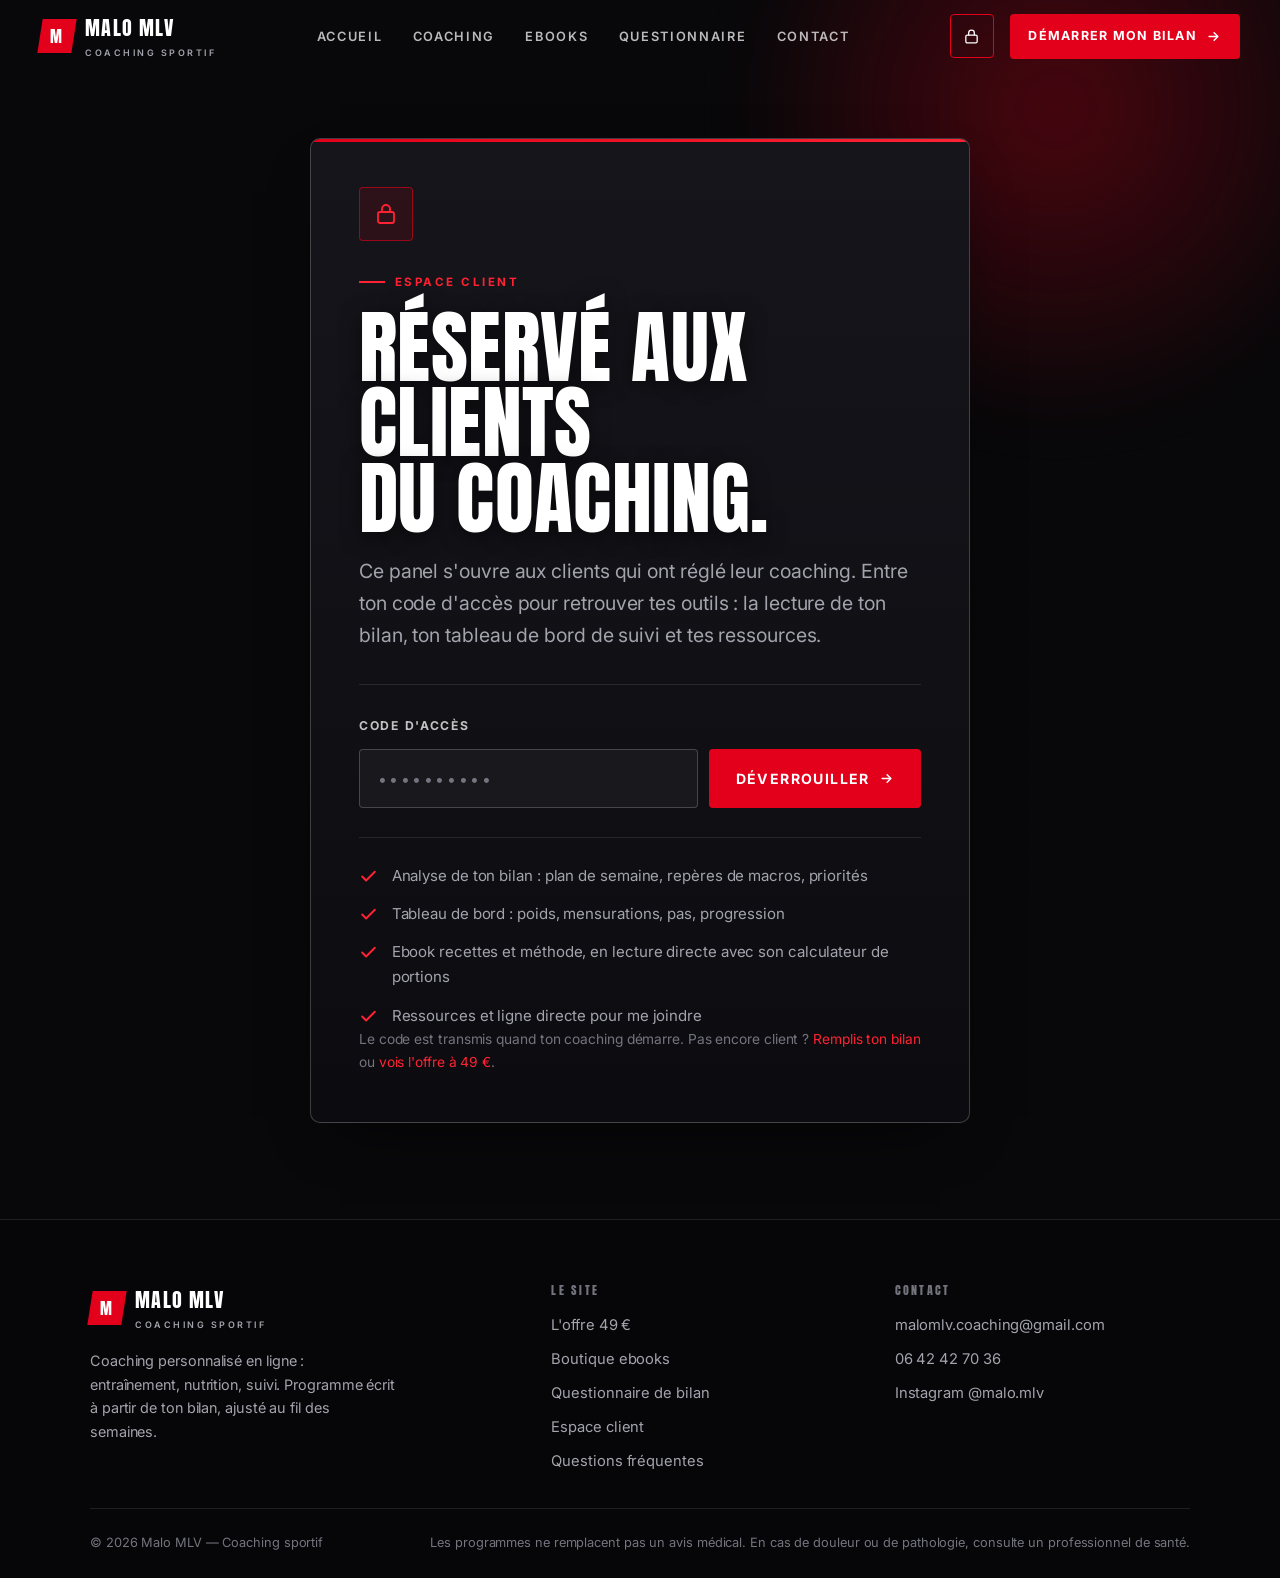
<file: espace-client.html>
<!DOCTYPE html>
<html lang="fr">
<head>
<meta charset="utf-8">
<meta name="viewport" content="width=device-width, initial-scale=1">
<title>Espace client — Malo MLV Coaching</title>
<meta name="description" content="Espace réservé aux clients du coaching Malo MLV : analyse de ton bilan, tableau de bord de suivi et ressources incluses dans l'offre.">
<meta name="robots" content="noindex, nofollow">
<link rel="preconnect" href="https://fonts.googleapis.com">
<link rel="preconnect" href="https://fonts.gstatic.com" crossorigin>
<link href="https://fonts.googleapis.com/css2?family=Anton&family=Inter:wght@400;500;600;700&display=swap" rel="stylesheet">
<link rel="stylesheet" href="styles.css">
</head>
<body>

<svg width="0" height="0" style="position:absolute" aria-hidden="true">
  <symbol id="i-check" viewBox="0 0 24 24" fill="none" stroke="currentColor" stroke-width="2.4" stroke-linecap="round" stroke-linejoin="round"><path d="M20 6 9 17l-5-5"/></symbol>
  <symbol id="i-arrow" viewBox="0 0 24 24" fill="none" stroke="currentColor" stroke-width="2.4" stroke-linecap="round" stroke-linejoin="round"><path d="M5 12h14M13 6l6 6-6 6"/></symbol>
  <symbol id="i-mail" viewBox="0 0 24 24" fill="none" stroke="currentColor" stroke-width="1.8" stroke-linecap="round" stroke-linejoin="round"><rect x="2" y="4" width="20" height="16" rx="2"/><path d="m2 7 10 6 10-6"/></symbol>
  <symbol id="i-phone" viewBox="0 0 24 24" fill="none" stroke="currentColor" stroke-width="1.8" stroke-linecap="round" stroke-linejoin="round"><path d="M22 16.9v3a2 2 0 0 1-2.2 2 19.8 19.8 0 0 1-8.6-3.1 19.5 19.5 0 0 1-6-6A19.8 19.8 0 0 1 2.1 4.2 2 2 0 0 1 4.1 2h3a2 2 0 0 1 2 1.7c.1 1 .4 2 .7 2.9a2 2 0 0 1-.5 2.1L8.1 9.9a16 16 0 0 0 6 6l1.2-1.2a2 2 0 0 1 2.1-.5c.9.3 1.9.6 2.9.7a2 2 0 0 1 1.7 2Z"/></symbol>
  <symbol id="i-insta" viewBox="0 0 24 24" fill="none" stroke="currentColor" stroke-width="1.8" stroke-linecap="round" stroke-linejoin="round"><rect x="2.5" y="2.5" width="19" height="19" rx="5.5"/><circle cx="12" cy="12" r="4.2"/><circle cx="17.6" cy="6.4" r="1.1" fill="currentColor" stroke="none"/></symbol>
  <symbol id="i-lock" viewBox="0 0 24 24" fill="none" stroke="currentColor" stroke-width="1.8" stroke-linecap="round" stroke-linejoin="round"><rect x="4" y="10" width="16" height="11" rx="2"/><path d="M8 10V7a4 4 0 0 1 8 0v3"/></symbol>
  <symbol id="i-unlock" viewBox="0 0 24 24" fill="none" stroke="currentColor" stroke-width="1.8" stroke-linecap="round" stroke-linejoin="round"><rect x="4" y="10" width="16" height="11" rx="2"/><path d="M8 10V7a4 4 0 0 1 7.4-2"/></symbol>
  <symbol id="i-bolt" viewBox="0 0 24 24" fill="none" stroke="currentColor" stroke-width="1.8" stroke-linecap="round" stroke-linejoin="round"><path d="M13.5 2 4 14h6l-1.5 8L19 10h-6l.5-8Z"/></symbol>
  <symbol id="i-chart" viewBox="0 0 24 24" fill="none" stroke="currentColor" stroke-width="1.8" stroke-linecap="round" stroke-linejoin="round"><path d="M3 20h18M6 20V11M11 20V4M16 20v-6M21 20v-9"/></symbol>
  <symbol id="i-dumbbell" viewBox="0 0 24 24" fill="none" stroke="currentColor" stroke-width="1.8" stroke-linecap="round" stroke-linejoin="round"><path d="M4 9v6M7 7v10M17 7v10M20 9v6M7 12h10"/></symbol>
  <symbol id="i-plate" viewBox="0 0 24 24" fill="none" stroke="currentColor" stroke-width="1.8" stroke-linecap="round" stroke-linejoin="round"><circle cx="12" cy="12" r="9"/><circle cx="12" cy="12" r="4"/></symbol>
  <symbol id="i-moon" viewBox="0 0 24 24" fill="none" stroke="currentColor" stroke-width="1.8" stroke-linecap="round" stroke-linejoin="round"><path d="M20 14.5A8.5 8.5 0 1 1 9.5 4a7 7 0 0 0 10.5 10.5Z"/></symbol>
  <symbol id="i-clock" viewBox="0 0 24 24" fill="none" stroke="currentColor" stroke-width="1.8" stroke-linecap="round" stroke-linejoin="round"><circle cx="12" cy="12" r="9"/><path d="M12 7.5V12l3 2"/></symbol>
  <symbol id="i-alert" viewBox="0 0 24 24" fill="none" stroke="currentColor" stroke-width="1.8" stroke-linecap="round" stroke-linejoin="round"><path d="M12 3.5 2.5 20h19L12 3.5Z"/><path d="M12 9.5v4M12 17h.01"/></symbol>
  <symbol id="i-book" viewBox="0 0 24 24" fill="none" stroke="currentColor" stroke-width="1.8" stroke-linecap="round" stroke-linejoin="round"><path d="M4 4.5A1.5 1.5 0 0 1 5.5 3H19v18H5.5A1.5 1.5 0 0 0 4 22.5V4.5Z"/><path d="M8 7h7M8 11h7"/></symbol>
  <symbol id="i-copy" viewBox="0 0 24 24" fill="none" stroke="currentColor" stroke-width="1.8" stroke-linecap="round" stroke-linejoin="round"><rect x="9" y="9" width="12" height="12" rx="2"/><path d="M5 15V5a2 2 0 0 1 2-2h8"/></symbol>
  <symbol id="i-trash" viewBox="0 0 24 24" fill="none" stroke="currentColor" stroke-width="1.8" stroke-linecap="round" stroke-linejoin="round"><path d="M4 7h16M9 7V5h6v2M6 7l1 13h10l1-13M10 11v6M14 11v6"/></symbol>
  <symbol id="i-target" viewBox="0 0 24 24" fill="none" stroke="currentColor" stroke-width="1.8" stroke-linecap="round" stroke-linejoin="round"><circle cx="12" cy="12" r="8.5"/><circle cx="12" cy="12" r="4.5"/><circle cx="12" cy="12" r="1"/></symbol>
</svg>

<header class="site-header" id="header">
  <div class="shell shell-wide">
    <a class="brand" href="index.html">
      <span class="brand__mark"><span>M</span></span>
      <span>Malo MLV<small>Coaching sportif</small></span>
    </a>
    <nav class="nav" aria-label="Navigation principale">
      <a href="index.html">Accueil</a>
      <a href="index.html#offre">Coaching</a>
      <a href="ebooks.html">Ebooks</a>
      <a href="questionnaire.html">Questionnaire</a>
      <a href="index.html#contact">Contact</a>
    </nav>
    <div class="header-actions">
      <a class="icon-link" href="espace-client.html" aria-label="Espace client" title="Espace client" aria-current="page"><svg><use href="#i-lock"/></svg></a>
      <a class="btn btn--sm" href="questionnaire.html">Démarrer mon bilan <svg><use href="#i-arrow"/></svg></a>
      <button class="burger" id="burger" aria-label="Ouvrir le menu" aria-expanded="false" aria-controls="mobileNav"><span></span></button>
    </div>
  </div>
</header>

<nav class="mobile-nav" id="mobileNav" aria-label="Navigation mobile">
  <a href="index.html">Accueil</a>
  <a href="index.html#offre">Coaching</a>
  <a href="ebooks.html">Ebooks</a>
  <a href="questionnaire.html">Questionnaire</a>
  <a href="espace-client.html">Espace client</a>
  <a href="index.html#contact">Contact</a>
</nav>

<main>

  <!-- ============ PORTAIL ============ -->
  <section class="gate" id="clientGate" data-code="clientmalo">
    <div class="shell">
      <div class="gate__card">
        <span class="gate__icon"><svg><use href="#i-lock"/></svg></span>
        <span class="eyebrow">Espace client</span>
        <h1 class="h-display">Réservé aux clients<br>du coaching.</h1>
        <p class="lead" style="margin-top:1.2rem">Ce panel s'ouvre aux clients qui ont réglé leur coaching. Entre ton code d'accès pour retrouver tes outils : la lecture de ton bilan, ton tableau de bord de suivi et tes ressources.</p>

        <form class="gate__form" id="clientGateForm" novalidate>
          <label class="field__label" for="clientCode">Code d'accès</label>
          <div class="gate__row">
            <input type="password" id="clientCode" name="clientCode" placeholder="••••••••••" autocomplete="off" spellcheck="false" aria-describedby="gateError">
            <button class="btn" type="submit">Déverrouiller <svg><use href="#i-arrow"/></svg></button>
          </div>
          <p class="gate__error" id="gateError" role="alert" hidden><svg><use href="#i-alert"/></svg><span>Code invalide. Utilise le code d'accès transmis au démarrage de ton coaching.</span></p>
        </form>

        <ul class="list-check gate__list">
          <li><svg><use href="#i-check"/></svg><span>Analyse de ton bilan : plan de semaine, repères de macros, priorités</span></li>
          <li><svg><use href="#i-check"/></svg><span>Tableau de bord : poids, mensurations, pas, progression</span></li>
          <li><svg><use href="#i-check"/></svg><span>Ebook recettes et méthode, en lecture directe avec son calculateur de portions</span></li>
          <li><svg><use href="#i-check"/></svg><span>Ressources et ligne directe pour me joindre</span></li>
        </ul>

        <p class="small">Le code est transmis quand ton coaching démarre. Pas encore client ? <a class="text-red" href="questionnaire.html">Remplis ton bilan</a> ou <a class="text-red" href="index.html#offre">vois l'offre à 49 €</a>.</p>
      </div>
    </div>
  </section>

  <!-- ============ PANEL CLIENT ============ -->
  <section class="client" id="clientPanel" hidden>
    <div class="shell shell-wide">

      <div class="client__head">
        <div>
          <span class="eyebrow">Panel client</span>
          <h1 class="h-section" id="clientHello">Ton espace de travail.</h1>
          <p class="lead" style="margin-top:1rem">Quatre outils que le reste du site n'a pas : la lecture automatique de ton bilan, ton suivi, ton ebook en lecture directe et tes ressources réunies. Tout tourne dans ton navigateur.</p>
        </div>
        <div class="client__actions">
          <span class="client__pill"><svg><use href="#i-unlock"/></svg> Accès déverrouillé</span>
          <button class="btn btn--ghost btn--sm" type="button" id="clientLock"><svg><use href="#i-lock"/></svg> Verrouiller</button>
        </div>
      </div>

      <nav class="client__nav" aria-label="Sections du panel">
        <a href="#analyse"><b>01</b> Analyse du bilan</a>
        <a href="#dashboard"><b>02</b> Tableau de bord</a>
        <a href="#ressources"><b>03</b> Ressources</a>
        <a href="#ebook"><b>04</b> Ebook</a>
      </nav>

      <!-- 01 ANALYSE -->
      <section class="client-block" id="analyse">
        <header class="client-block__head">
          <span class="client-block__num">01</span>
          <div>
            <h2 class="h-card">Lecture automatique de ton bilan</h2>
            <p>Ouvre ton questionnaire, clique sur « Copier mes réponses », colle le texte ici et lance l'analyse. L'outil relit tes réponses, en tire ton plan de semaine, tes repères de calories et de macronutriments, tes priorités et les points à surveiller.</p>
          </div>
        </header>

        <div class="analyse">
          <div class="analyse__input">
            <label class="field__label" for="bilanInput">Tes réponses collées</label>
            <textarea id="bilanInput" spellcheck="false" placeholder="Colle ici le texte copié depuis le questionnaire (il commence par « BILAN INITIAL — COACHING MALO MLV »)."></textarea>
            <div class="analyse__btns">
              <button class="btn" type="button" id="analyseBtn">Analyser mes réponses <svg><use href="#i-bolt"/></svg></button>
              <button class="btn btn--ghost" type="button" id="analyseDemo">Voir un exemple</button>
              <button class="btn btn--ghost btn--sm" type="button" id="analyseClear">Vider</button>
            </div>
            <p class="small">Aucune donnée n'est envoyée : l'analyse est calculée dans ton navigateur, à partir de tes seules réponses, et tes réponses y restent enregistrées pour ta prochaine visite.</p>
          </div>
          <div class="analyse__out" id="analyseOut" hidden></div>
        </div>
      </section>

      <!-- 02 TABLEAU DE BORD -->
      <section class="client-block" id="dashboard">
        <header class="client-block__head">
          <span class="client-block__num">02</span>
          <div>
            <h2 class="h-card">Tableau de bord de suivi</h2>
            <p>Note ton poids, ton tour de taille et tes pas au fil des semaines. C'est cette base qui permet d'ajuster le programme au lieu de deviner. Les données restent dans ce navigateur.</p>
          </div>
        </header>

        <form class="tracker-form" id="trackerForm" novalidate>
          <div class="form-grid">
            <div class="field">
              <label for="trackDate">Date</label>
              <input type="date" id="trackDate" name="trackDate">
            </div>
            <div class="field">
              <label for="trackPoids">Poids (kg)</label>
              <input type="number" id="trackPoids" name="trackPoids" step="0.1" min="25" max="300" placeholder="74.5">
            </div>
            <div class="field">
              <label for="trackTaille">Tour de taille (cm)</label>
              <input type="number" id="trackTaille" name="trackTaille" step="0.5" min="40" max="200" placeholder="82">
            </div>
            <div class="field">
              <label for="trackPas">Pas (moyenne / jour)</label>
              <input type="number" id="trackPas" name="trackPas" step="100" min="0" max="60000" placeholder="8000">
            </div>
          </div>
          <div class="tracker-form__actions">
            <button class="btn btn--sm" type="submit">Ajouter l'entrée <svg><use href="#i-arrow"/></svg></button>
            <span class="small" id="trackerHint">Renseigne au moins une valeur.</span>
          </div>
        </form>

        <div class="tracker-stats" id="trackerStats"></div>
        <div class="tracker-chart" id="trackerChart"></div>
        <ul class="tracker-list" id="trackerList"></ul>
      </section>

      <!-- 03 RESSOURCES -->
      <section class="client-block" id="ressources">
        <header class="client-block__head">
          <span class="client-block__num">03</span>
          <div>
            <h2 class="h-card">Tes ressources</h2>
            <p>Ce que ton coaching contient, au même endroit. Les éléments personnalisés (programme, nutrition, stack) sont construits par moi à partir de ton bilan.</p>
          </div>
        </header>

        <div class="res-grid">
          <a class="res-card" href="#ebook">
            <span class="icon-box"><svg><use href="#i-book"/></svg></span>
            <h3 class="h-card">Ebook recettes et méthode</h3>
            <p>Treize chapitres en lecture directe : recettes avec macros, repas en 15 minutes, prise de muscle et sèche, collations, substitutions — avec le calculateur de portions. Inclus dans ton offre.</p>
            <span class="res-card__link">Lire l'ebook ici <svg><use href="#i-arrow"/></svg></span>
          </a>

          <a class="res-card" href="mailto:malomlv.coaching@gmail.com">
            <span class="icon-box"><svg><use href="#i-mail"/></svg></span>
            <h3 class="h-card">Ligne directe</h3>
            <p>Tu m'écris, je te réponds. Programme à corriger, semaine compliquée, exercice qui fait mal : on l'adapte ensemble.</p>
            <span class="res-card__link">malomlv.coaching@gmail.com</span>
          </a>

          <div class="res-card">
            <span class="icon-box"><svg><use href="#i-dumbbell"/></svg></span>
            <h3 class="h-card">Programme et méthode</h3>
            <p>Séances écrites, options de remplacement selon ton matériel, méthode de progression (charges, volume, intensité) et semaine de décharge.</p>
            <span class="res-card__meta">Construit à partir de ton bilan</span>
          </div>

          <div class="res-card">
            <span class="icon-box"><svg><use href="#i-plate"/></svg></span>
            <h3 class="h-card">Nutrition</h3>
            <p>Calories et macronutriments calés sur ton profil, adaptations selon tes contraintes alimentaires, et ajustement toutes les deux semaines.</p>
            <span class="res-card__meta">Reconstruit à chaque ajustement</span>
          </div>

          <div class="res-card">
            <span class="icon-box"><svg><use href="#i-moon"/></svg></span>
            <h3 class="h-card">Récupération</h3>
            <p>Protocole d'hydratation et optimisation du sommeil, stack de compléments adapté à ton profil et à ton objectif.</p>
            <span class="res-card__meta">Inclus dans l'offre</span>
          </div>

          <a class="res-card" href="index.html#offre">
            <span class="icon-box"><svg><use href="#i-target"/></svg></span>
            <h3 class="h-card">Le rappel de l'offre</h3>
            <p>Tout ce que ton pack contient, ligne par ligne, pour vérifier que rien ne manque.</p>
            <span class="res-card__link">Revoir l'offre <svg><use href="#i-arrow"/></svg></span>
          </a>
        </div>

        <div class="alert" style="margin-top:1.6rem">
          <svg><use href="#i-alert"/></svg>
          <span>Les programmes et l'analyse de bilan ne remplacent pas un avis médical. En cas de douleur, de blessure ou de pathologie, consulte un professionnel de santé : je ne pose pas de diagnostic et je ne traite pas une blessure.</span>
        </div>
      </section>

      <!-- 04 EBOOK -->
      <section class="client-block" id="ebook">
        <header class="client-block__head">
          <span class="client-block__num">04</span>
          <div>
            <h2 class="h-card">Ton ebook, en lecture directe</h2>
            <p>Le guide inclus dans ton coaching, sans téléchargement ni fichier à retrouver : le sommaire, les treize chapitres et le calculateur de portions sont ici. Tu peux lire un chapitre depuis ton téléphone, le copier pour t'en servir en cuisine, ou sortir tout l'ebook en PDF pour l'imprimer.</p>
          </div>
        </header>

        <div class="ebook-intro">
          <div class="ebook-intro__main">
            <span class="eyebrow">Ce que tu reçois</span>
            <h3 class="h-card">Tout ton accompagnement, d'un seul endroit.</h3>
            <ul class="list-check">
              <li><svg><use href="#i-check"/></svg><span>Programme d'entraînement 100 % personnalisé</span></li>
              <li><svg><use href="#i-check"/></svg><span>Programme nutritionnel adapté et 100 % personnalisé</span></li>
              <li><svg><use href="#i-check"/></svg><span>Ressources complémentaires adaptées à ton objectif et à tes besoins</span></li>
              <li><svg><use href="#i-check"/></svg><span>Tableau de bord de suivi : poids, mensurations, pas, progression</span></li>
              <li><svg><use href="#i-check"/></svg><span>Stack compléments alimentaires adapté à ton profil</span></li>
              <li><svg><use href="#i-check"/></svg><span>Protocole hydratation et optimisation du sommeil</span></li>
              <li><svg><use href="#i-check"/></svg><span>Bilan initial pour cerner objectifs, niveau, habitudes et contraintes</span></li>
              <li><svg><use href="#i-check"/></svg><span>Options et substitutions d'exercices selon ton matériel et tes préférences</span></li>
              <li><svg><use href="#i-check"/></svg><span>Méthode de progression : quand augmenter les charges, le volume ou l'intensité</span></li>
              <li><svg><use href="#i-check"/></svg><span>Ajustement du programme selon tes résultats et ton évolution</span></li>
              <li><svg><use href="#i-check"/></svg><span>Plan d'action quotidien et hebdomadaire pour appliquer sans réfléchir</span></li>
              <li><svg><use href="#i-check"/></svg><span>Guide de suivi et d'interprétation des résultats</span></li>
              <li><svg><use href="#i-check"/></svg><span>Section erreurs à éviter et pièges fréquents en musculation</span></li>
            </ul>
          </div>

          <aside class="ebook-cover" aria-hidden="true">
            <b>Ebook<br>Recettes<br>&amp; méthode</b>
            <div>
              <div class="slash"></div>
              <em>Malo MLV</em>
              <ul>
                <li>Recettes avec macros</li>
                <li>Repas en 15 minutes</li>
                <li>Prise de muscle et sèche</li>
                <li>Collations et desserts</li>
                <li>Formats adaptables</li>
              </ul>
            </div>
            <span class="ebook-cover__tag">Inclus · lecture illimitée</span>
          </aside>
        </div>

        <div class="ebook-families">
          <span class="eyebrow">Ce que tu trouves dedans</span>
          <h3 class="h-card">Six familles de contenu.</h3>
          <div class="ebook-cards">
            <a class="ebook-family" href="#ch-recettes" data-goto="ch-recettes">
              <span class="icon-box"><svg><use href="#i-plate"/></svg></span>
              <h4>Recettes avec macros</h4>
              <p>Chaque recette indique les calories, les protéines, les glucides et les lipides par portion. Tu peux la faire rentrer dans ton plan au gramme près.</p>
              <span class="ebook-family__meta">Chapitre 02 <svg><use href="#i-arrow"/></svg></span>
            </a>
            <a class="ebook-family" href="#ch-15min" data-goto="ch-15min">
              <span class="icon-box"><svg><use href="#i-clock"/></svg></span>
              <h4>Repas en 15 minutes</h4>
              <p>Des options pour les soirs pressés, avec peu d'ingrédients et le minimum de vaisselle. Parce qu'un plan qui demande une heure de cuisine ne dure pas.</p>
              <span class="ebook-family__meta">Chapitre 03 <svg><use href="#i-arrow"/></svg></span>
            </a>
            <a class="ebook-family" href="#ch-muscle" data-goto="ch-muscle">
              <span class="icon-box"><svg><use href="#i-chart"/></svg></span>
              <h4>Prise de muscle et sèche</h4>
              <p>Les mêmes bases, deux usages : portions plus généreuses en prise de masse, plus denses en protéines et de volume quand tu veux descendre.</p>
              <span class="ebook-family__meta">Chapitre 04 <svg><use href="#i-arrow"/></svg></span>
            </a>
            <a class="ebook-family" href="#ch-organisation" data-goto="ch-organisation">
              <span class="icon-box"><svg><use href="#i-target"/></svg></span>
              <h4>Astuces d'organisation</h4>
              <p>Préparation à l'avance, listes de courses, équivalences d'ingrédients pour substituer sans recalculer tout ton plan.</p>
              <span class="ebook-family__meta">Chapitre 05 <svg><use href="#i-arrow"/></svg></span>
            </a>
            <a class="ebook-family" href="#ch-collations" data-goto="ch-collations">
              <span class="icon-box"><svg><use href="#i-bolt"/></svg></span>
              <h4>Collations et desserts</h4>
              <p>Des versions maison des envies de sucre, avec les calories comptées, pour éviter les craquages du dimanche soir.</p>
              <span class="ebook-family__meta">Chapitre 06 <svg><use href="#i-arrow"/></svg></span>
            </a>
            <a class="ebook-family" href="#ch-adaptables" data-goto="ch-adaptables">
              <span class="icon-box"><svg><use href="#i-unlock"/></svg></span>
              <h4>Formats adaptables</h4>
              <p>Sans lactose, végétarien ou avec les aliments que tu aimes : les recettes indiquent les substitutions possibles.</p>
              <span class="ebook-family__meta">Chapitre 07 <svg><use href="#i-arrow"/></svg></span>
            </a>
          </div>
        </div>

        <div class="ebook" id="ebookReader">
          <div class="ebook__bar">
            <div class="ebook__meta">
              <span class="badge badge--red">Ebook inclus</span>
              <span class="ebook__count" id="ebookCount">Chapitre 1 / 13</span>
              <span class="ebook__read" id="ebookRead">0 / 13 lus</span>
            </div>
            <div class="ebook__bar-actions">
              <button class="btn btn--ghost btn--sm" type="button" id="ebookCopy"><svg><use href="#i-copy"/></svg> Copier le chapitre</button>
              <button class="btn btn--ghost btn--sm" type="button" id="ebookPrint"><svg><use href="#i-book"/></svg> Imprimer en PDF</button>
            </div>
          </div>
          <div class="ebook__progress"><i id="ebookProgress"></i></div>

          <div class="ebook__layout">
            <nav class="ebook__toc" id="ebookToc" aria-label="Sommaire de l'ebook">
              <h3>Sommaire</h3>
              <button class="ebook__toc-item" type="button" data-goto="ch-lire"><b>01</b><span>Comment lire cet ebook</span></button>
              <button class="ebook__toc-item" type="button" data-goto="ch-recettes"><b>02</b><span>Recettes avec macros</span></button>
              <button class="ebook__toc-item" type="button" data-goto="ch-15min"><b>03</b><span>Repas en 15 minutes</span></button>
              <button class="ebook__toc-item" type="button" data-goto="ch-muscle"><b>04</b><span>Prise de muscle et sèche</span></button>
              <button class="ebook__toc-item" type="button" data-goto="ch-organisation"><b>05</b><span>Astuces d'organisation</span></button>
              <button class="ebook__toc-item" type="button" data-goto="ch-collations"><b>06</b><span>Collations et desserts</span></button>
              <button class="ebook__toc-item" type="button" data-goto="ch-adaptables"><b>07</b><span>Formats adaptables</span></button>
              <button class="ebook__toc-item" type="button" data-goto="ch-progression"><b>08</b><span>Programme et progression</span></button>
              <button class="ebook__toc-item" type="button" data-goto="ch-nutrition"><b>09</b><span>Comment ta nutrition est calculée</span></button>
              <button class="ebook__toc-item" type="button" data-goto="ch-recuperation"><b>10</b><span>Hydratation, sommeil, compléments</span></button>
              <button class="ebook__toc-item" type="button" data-goto="ch-bilan"><b>11</b><span>Ton bilan initial, décodé</span></button>
              <button class="ebook__toc-item" type="button" data-goto="ch-plan"><b>12</b><span>Plan d'action quotidien</span></button>
              <button class="ebook__toc-item" type="button" data-goto="ch-erreurs"><b>13</b><span>Résultats et erreurs à éviter</span></button>
            </nav>

            <div class="ebook__main">
              <div class="ebook__pages" id="ebookPages">

                <article class="ebook__chapter" id="ch-lire" data-title="Comment lire cet ebook" hidden>
                  <header class="ebook__chapter-head">
                    <span class="eyebrow">Chapitre 01</span>
                    <h3 class="h-card">Comment lire cet ebook</h3>
                    <p>Deux parties : les chapitres 02 à 07 servent à cuisiner et à calculer, les chapitres 08 à 13 reprennent la méthode derrière ton programme, ta nutrition, ta récupération et ton suivi.</p>
                  </header>
                  <p>Tout est construit sur le même gabarit de repas : <strong>une protéine, un féculent, des légumes, une matière grasse</strong>. Tu remplaces un aliment par un autre dans le même bloc, et tu recalcules seulement si tu changes les quantités. C'est ce qui rend l'ebook utilisable au quotidien : tu n'apprends pas un plat, tu apprends une structure.</p>
                  <h4>Le format d'une fiche</h4>
                  <p>Chaque recette donne les grammes par portion et les macros qui vont avec : calories, protéines, glucides, lipides. Le calcul part des valeurs moyennes de la table du chapitre 02 (pour 100 g), donc selon la marque de tes produits tu peux avoir <strong>5 à 10 % d'écart</strong> sur une journée. Ce n'est pas un problème : ce qui compte, c'est la moyenne de la semaine.</p>
                  <h4>Les repères de portion</h4>
                  <ul class="list-check">
                    <li><svg><use href="#i-check"/></svg><span><strong>Protéine :</strong> 120 à 200 g cuits par repas selon ton poids et ton objectif.</span></li>
                    <li><svg><use href="#i-check"/></svg><span><strong>Féculent :</strong> 100 à 250 g cuits, c'est le bloc que je bouge en premier (chapitre 04).</span></li>
                    <li><svg><use href="#i-check"/></svg><span><strong>Légumes :</strong> à volonté, c'est ton volume et ta satiété.</span></li>
                    <li><svg><use href="#i-check"/></svg><span><strong>Matière grasse :</strong> 1 cuillère à soupe d'huile, ou 20 à 30 g d'oléagineux.</span></li>
                  </ul>
                  <div class="ebook-note">
                    <svg><use href="#i-alert"/></svg>
                    <span>Cet ebook ne remplace pas ton programme : il sert à l'appliquer. Les valeurs chiffrées qui te concernent (calories, protéines, séances) sont dans l'analyse de ton bilan, en haut de cette page.</span>
                  </div>
                </article>

                <article class="ebook__chapter" id="ch-recettes" data-title="Recettes avec macros" hidden>
                  <header class="ebook__chapter-head">
                    <span class="eyebrow">Chapitre 02</span>
                    <h3 class="h-card">Recettes avec macros</h3>
                    <p>Chaque recette indique les calories, les protéines, les glucides et les lipides par portion. Tu peux la faire rentrer dans ton plan au gramme près.</p>
                  </header>
                  <p>Une fiche recette, c'est quatre lignes : une protéine, un féculent, des légumes, une matière grasse. Avec les valeurs de référence ci-dessous, tu sais exactement ce que tu manges, et tu peux échanger un aliment sans casser ton plan.</p>
                  <h4>Protéines — pour 100 g cuit</h4>
                  <div class="ebook-table-wrap">
                    <table class="ebook-table">
                      <caption>Valeurs moyennes de référence</caption>
                      <thead><tr><th>Aliment</th><th>kcal</th><th>Prot.</th><th>Gluc.</th><th>Lip.</th></tr></thead>
                      <tbody>
                        <tr><td>Blanc de poulet</td><td>165</td><td>31 g</td><td>0 g</td><td>3,6 g</td></tr>
                        <tr><td>Bœuf haché 5 %</td><td>190</td><td>27 g</td><td>0 g</td><td>8 g</td></tr>
                        <tr><td>Cabillaud</td><td>82</td><td>18 g</td><td>0 g</td><td>0,7 g</td></tr>
                        <tr><td>Saumon</td><td>208</td><td>20 g</td><td>0 g</td><td>13 g</td></tr>
                        <tr><td>Thon au naturel</td><td>116</td><td>26 g</td><td>0 g</td><td>1 g</td></tr>
                        <tr><td>Œuf entier</td><td>143</td><td>13 g</td><td>1,1 g</td><td>9,5 g</td></tr>
                        <tr><td>Tofu ferme</td><td>144</td><td>15 g</td><td>4 g</td><td>8 g</td></tr>
                        <tr><td>Lentilles cuites</td><td>116</td><td>9 g</td><td>20 g</td><td>0,4 g</td></tr>
                        <tr><td>Whey (poudre)</td><td>400</td><td>80 g</td><td>8 g</td><td>6 g</td></tr>
                      </tbody>
                    </table>
                  </div>
                  <h4>Féculents — pour 100 g cuit</h4>
                  <div class="ebook-table-wrap">
                    <table class="ebook-table">
                      <thead><tr><th>Aliment</th><th>kcal</th><th>Prot.</th><th>Gluc.</th><th>Lip.</th></tr></thead>
                      <tbody>
                        <tr><td>Riz basmati</td><td>130</td><td>2,7 g</td><td>28 g</td><td>0,3 g</td></tr>
                        <tr><td>Riz complet</td><td>123</td><td>2,6 g</td><td>25 g</td><td>1 g</td></tr>
                        <tr><td>Pâtes complètes</td><td>124</td><td>5 g</td><td>25 g</td><td>0,9 g</td></tr>
                        <tr><td>Quinoa</td><td>120</td><td>4,4 g</td><td>21 g</td><td>1,9 g</td></tr>
                        <tr><td>Patate douce</td><td>90</td><td>2 g</td><td>20 g</td><td>0,2 g</td></tr>
                        <tr><td>Pomme de terre</td><td>87</td><td>2 g</td><td>20 g</td><td>0,1 g</td></tr>
                        <tr><td>Flocons d'avoine</td><td>380</td><td>13 g</td><td>60 g</td><td>7 g</td></tr>
                        <tr><td>Pain complet</td><td>250</td><td>9 g</td><td>42 g</td><td>3,5 g</td></tr>
                      </tbody>
                    </table>
                  </div>
                  <h4>Légumes et extras — pour 100 g</h4>
                  <div class="ebook-table-wrap">
                    <table class="ebook-table">
                      <thead><tr><th>Aliment</th><th>kcal</th><th>Prot.</th><th>Gluc.</th><th>Lip.</th></tr></thead>
                      <tbody>
                        <tr><td>Brocoli cuit</td><td>35</td><td>2,4 g</td><td>7 g</td><td>0,4 g</td></tr>
                        <tr><td>Courgette cuite</td><td>17</td><td>1,2 g</td><td>3,1 g</td><td>0,3 g</td></tr>
                        <tr><td>Haricots verts</td><td>31</td><td>1,8 g</td><td>7 g</td><td>0,1 g</td></tr>
                        <tr><td>Épinards</td><td>23</td><td>2,9 g</td><td>3,6 g</td><td>0,4 g</td></tr>
                        <tr><td>Huile d'olive</td><td>884</td><td>0 g</td><td>0 g</td><td>100 g</td></tr>
                        <tr><td>Avocat</td><td>160</td><td>2 g</td><td>9 g</td><td>15 g</td></tr>
                        <tr><td>Amandes</td><td>579</td><td>21 g</td><td>22 g</td><td>50 g</td></tr>
                        <tr><td>Beurre de cacahuète</td><td>588</td><td>25 g</td><td>20 g</td><td>50 g</td></tr>
                        <tr><td>Skyr nature</td><td>63</td><td>11 g</td><td>4 g</td><td>0,2 g</td></tr>
                        <tr><td>Fromage blanc 0 %</td><td>47</td><td>8 g</td><td>4 g</td><td>0,2 g</td></tr>
                        <tr><td>Chocolat noir 85 %</td><td>590</td><td>10 g</td><td>20 g</td><td>50 g</td></tr>
                        <tr><td>Banane</td><td>89</td><td>1,1 g</td><td>23 g</td><td>0,3 g</td></tr>
                      </tbody>
                    </table>
                  </div>

                  <div class="calc" id="ebookCalc">
                    <div class="calc__head">
                      <h4>Calcule ton gabarit en 30 secondes</h4>
                      <p>Un aliment par bloc et les grammes : tu obtiens les calories et les macros de ton repas. C'est exactement la mécanique d'une fiche recette.</p>
                    </div>
                    <div class="calc__rows">
                      <div class="calc__row">
                        <span class="calc__label">Protéine</span>
                        <select data-calc-cat="proteines" aria-label="Choix de la protéine"></select>
                        <input type="number" data-calc-grams min="0" max="1200" step="5" value="150" aria-label="Grammes de protéine">
                        <span class="calc__k" data-calc-row-out>—</span>
                      </div>
                      <div class="calc__row">
                        <span class="calc__label">Féculent</span>
                        <select data-calc-cat="feculents" aria-label="Choix du féculent"></select>
                        <input type="number" data-calc-grams min="0" max="1200" step="5" value="200" aria-label="Grammes de féculent">
                        <span class="calc__k" data-calc-row-out>—</span>
                      </div>
                      <div class="calc__row">
                        <span class="calc__label">Légumes</span>
                        <select data-calc-cat="legumes" aria-label="Choix des légumes"></select>
                        <input type="number" data-calc-grams min="0" max="1200" step="5" value="200" aria-label="Grammes de légumes">
                        <span class="calc__k" data-calc-row-out>—</span>
                      </div>
                      <div class="calc__row">
                        <span class="calc__label">Matière grasse</span>
                        <select data-calc-cat="extras" aria-label="Choix de la matière grasse"></select>
                        <input type="number" data-calc-grams min="0" max="1200" step="5" value="10" aria-label="Grammes de matière grasse">
                        <span class="calc__k" data-calc-row-out>—</span>
                      </div>
                    </div>
                    <div class="calc__total">
                      <span>Total du repas</span>
                      <b class="calc__kcal" id="calcKcal">0 kcal</b>
                      <div class="calc__macros">
                        <span class="calc__macro"><em>Protéines</em><b id="calcP">0 g</b></span>
                        <span class="calc__macro"><em>Glucides</em><b id="calcG">0 g</b></span>
                        <span class="calc__macro"><em>Lipides</em><b id="calcL">0 g</b></span>
                      </div>
                    </div>
                    <p class="calc__hint">Valeurs moyennes : compte 5 à 10 % d'écart selon la marque de tes produits. Pour passer en sèche, retire 40 g de féculent et la moitié de la matière grasse ; pour une prise de masse, ajoute 40 g de féculent et garde le reste tel quel.</p>
                  </div>

                  <div class="ebook-note">
                    <svg><use href="#i-alert"/></svg>
                    <span>Les valeurs ci-dessus sont des moyennes de référence (type tables de composition nutritionnelle), pas des données de marque : c'est fait pour calculer vite, pas pour être au gramme près sur l'étiquette. Pour tes chiffres personnels, utilise l'analyse de ton bilan (section 01).</span>
                  </div>
                </article>

                <article class="ebook__chapter" id="ch-15min" data-title="Repas en 15 minutes" hidden>
                  <header class="ebook__chapter-head">
                    <span class="eyebrow">Chapitre 03</span>
                    <h3 class="h-card">Repas en 15 minutes</h3>
                    <p>Des options pour les soirs pressés, avec peu d'ingrédients et le minimum de vaisselle. Parce qu'un plan qui demande une heure de cuisine ne dure pas.</p>
                  </header>
                  <p>Le secret n'est pas la recette, c'est ce qui est déjà prêt dans ton frigo. Le féculent est cuit à l'avance : le soir, il ne reste que la protéine et les légumes à passer à la poêle.</p>
                  <ol class="ebook-steps">
                    <li><span><strong>Féculent</strong> déjà cuit, réchauffé 2 minutes au micro-ondes ou à la poêle.</span></li>
                    <li><span><strong>Protéine</strong> seule dans la poêle, 6 à 8 minutes selon l'épaisseur.</span></li>
                    <li><span><strong>Légumes</strong> dans la même poêle (surgelés ou crus), 4 à 5 minutes.</span></li>
                    <li><span><strong>Matière grasse et assaisonnement</strong> hors du feu, 1 minute. Une poêle, une assiette.</span></li>
                  </ol>
                  <h4>Des combinaisons qui marchent</h4>
                  <div class="ebook-pairs">
                    <div><b>Poulet · riz · brocoli</b><span>huile d'olive, citron, paprika. Le classique à 35 g de protéines.</span></div>
                    <div><b>Bœuf haché 5 % · pâtes complètes · poivrons</b><span>sauce tomate, herbes. Prêt en une poêlée.</span></div>
                    <div><b>Cabillaud · pommes de terre · haricots verts</b><span>huile d'olive, ail. Le repas le plus léger de la liste.</span></div>
                    <div><b>Œufs · quinoa · épinards</b><span>3 œufs, une poêlée, 12 minutes en tout.</span></div>
                    <div><b>Tofu ferme · nouilles de riz · légumes wok</b><span>sauce soja, gingembre, sésame. Version végétarienne.</span></div>
                  </div>
                  <h4>Les trois règles</h4>
                  <ul class="list-check">
                    <li><svg><use href="#i-check"/></svg><span>Toujours du féculent cuit d'avance au frigo : c'est ce qui évite le plat de pâtes en 45 minutes.</span></li>
                    <li><svg><use href="#i-check"/></svg><span>Des légumes surgelés en sac : zéro épluchage, cuisson directe à la poêle.</span></li>
                    <li><svg><use href="#i-check"/></svg><span>Aucun repas ne commence sans protéine définie. C'est le bloc qui décide de ta journée.</span></li>
                  </ul>
                  <div class="ebook-note">
                    <svg><use href="#i-alert"/></svg>
                    <span>Un soir pressé ne casse pas ta semaine. Si ton repas est plus léger que prévu, ajoute la protéine manquante plutôt que de compenser le lendemain en sautant un repas.</span>
                  </div>
                </article>

                <article class="ebook__chapter" id="ch-muscle" data-title="Prise de muscle et sèche" hidden>
                  <header class="ebook__chapter-head">
                    <span class="eyebrow">Chapitre 04</span>
                    <h3 class="h-card">Prise de muscle et sèche</h3>
                    <p>Les mêmes bases, deux usages : portions plus généreuses en prise de masse, plus denses en protéines et de volume quand tu veux descendre.</p>
                  </header>
                  <p>Tu ne changes pas de recettes entre les deux : tu changes <strong>deux blocs</strong>. La protéine reste la dernière chose que je touche, parce que c'est elle qui protège ton muscle quand tu es en déficit.</p>
                  <div class="ebook-table-wrap">
                    <table class="ebook-table">
                      <caption>Le même gabarit, deux réglages</caption>
                      <thead><tr><th>Bloc</th><th>Prise de muscle</th><th>Sèche</th></tr></thead>
                      <tbody>
                        <tr><td>Protéine</td><td>150 à 200 g cuits</td><td>150 à 200 g : on ne baisse pas</td></tr>
                        <tr><td>Féculent</td><td>200 à 250 g cuits</td><td>100 à 150 g cuits</td></tr>
                        <tr><td>Légumes</td><td>à volonté</td><td>à volonté, et on augmente le volume</td></tr>
                        <tr><td>Matière grasse</td><td>1 à 1,5 c. à soupe d'huile</td><td>1 c. à café, aliments maigres privilégiés</td></tr>
                      </tbody>
                    </table>
                  </div>
                  <h4>Le levier de la sèche n'est pas de supprimer</h4>
                  <p>La plupart des gens qui stagnent en sèche mangent moins, mais surtout moins de volume : ils ont faim, tiennent dix jours, puis craquent. La bonne approche, c'est <strong>plus de volume et moins de densité</strong> : légumes, crudités, soupes, féculents complets, et on baisse le gras ajouté.</p>
                  <h4>Comment scaler une recette de l'ebook</h4>
                  <ul class="list-check">
                    <li><svg><use href="#i-check"/></svg><span><strong>Prise de masse → sèche :</strong> enlève 40 à 60 g de féculent et la moitié de la matière grasse. Le reste ne bouge pas.</span></li>
                    <li><svg><use href="#i-check"/></svg><span><strong>Sèche → prise de masse :</strong> ajoute 40 g de féculent, puis 20 à 30 g si le poids ne bouge toujours pas après deux semaines.</span></li>
                    <li><svg><use href="#i-check"/></svg><span><strong>Jamais descendre sous 3 repas protéinés :</strong> répartis 30 à 45 g de protéines par repas.</span></li>
                  </ul>
                  <div class="ebook-note">
                    <svg><use href="#i-alert"/></svg>
                    <span>Le meilleur indicateur n'est pas la balance : c'est le tour de taille + tes charges. Si ton poids bouge peu mais que ta taille descend et que tes charges montent, tu progresses — tu gardes le plan tel quel.</span>
                  </div>
                </article>

                <article class="ebook__chapter" id="ch-organisation" data-title="Astuces d'organisation" hidden>
                  <header class="ebook__chapter-head">
                    <span class="eyebrow">Chapitre 05</span>
                    <h3 class="h-card">Astuces d'organisation</h3>
                    <p>Préparation à l'avance, listes de courses, équivalences d'ingrédients pour substituer sans recalculer tout ton plan.</p>
                  </header>
                  <p>Une cuisine organisée, c'est deux sessions de 1 h 30 par semaine. Pas de plats sophistiqués : des blocs cuits et rangés séparément, que tu assembles au moment de manger.</p>
                  <h4>Le batch cooking en deux sessions</h4>
                  <ol class="ebook-steps">
                    <li><span><strong>Dimanche :</strong> cuis 5 portions de féculent (riz, pâtes ou pommes de terre) et 4 à 5 portions de protéines.</span></li>
                    <li><span><strong>Mercredi :</strong> deuxième session courte, seulement le féculent et la protéine des trois derniers jours.</span></li>
                    <li><span><strong>Rangement par bloc :</strong> une boîte de protéines, une boîte de féculent, un sac de légumes. Tu assembles, tu ne cuisines pas.</span></li>
                    <li><span><strong>Congélation :</strong> ce que tu ne manges pas dans les 3 jours part au congélateur en portions.</span></li>
                  </ol>
                  <h4>Équivalences pour substituer sans recalculer</h4>
                  <div class="ebook-pairs">
                    <div><b>Riz ↔ pâtes ↔ quinoa ↔ patate douce</b><span>même poids cuit, écarts faibles : tu peux échanger à l'identique.</span></div>
                    <div><b>Poulet ↔ dinde ↔ cabillaud ↔ thon</b><span>échange à l'identique (30 g de protéines pour ~110-160 g selon l'aliment).</span></div>
                    <div><b>Œufs ↔ tofu ferme</b><span>ajuste le poids : 100 g d'œufs = ~13 g de protéines, 100 g de tofu ferme = ~15 g.</span></div>
                    <div><b>Huile ↔ avocat ↔ amandes</b><span>1 c. à soupe d'huile ≈ 20 g d'avocat ≈ 15 g d'amandes.</span></div>
                    <div><b>Skyr ↔ fromage blanc 0 %</b><span>même usage, le skyr est plus dense en protéines.</span></div>
                  </div>
                  <h4>Ta liste de courses, toujours la même base</h4>
                  <ul class="list-check">
                    <li><svg><use href="#i-check"/></svg><span><strong>Protéines :</strong> poulet, bœuf haché 5 %, poisson, œufs, tofu, skyr.</span></li>
                    <li><svg><use href="#i-check"/></svg><span><strong>Féculents :</strong> riz, pâtes complètes, pommes de terre, flocons d'avoine, pain complet.</span></li>
                    <li><svg><use href="#i-check"/></svg><span><strong>Légumes :</strong> un sac de surgelés + deux légumes frais de saison.</span></li>
                    <li><svg><use href="#i-check"/></svg><span><strong>Gras :</strong> huile d'olive, avocat ou oléagineux nature, chocolat noir 85 %.</span></li>
                    <li><svg><use href="#i-check"/></svg><span><strong>Placard :</strong> épices, sauce tomate, sauce soja, vinaigre, moutarde.</span></li>
                  </ul>
                  <div class="ebook-note">
                    <svg><use href="#i-alert"/></svg>
                    <span>Ne change qu'un aliment à la fois dans une recette. Si tu remplaces trois choses en même temps, tu ne sauras plus ce qui marche — et le goût devient imprévisible.</span>
                  </div>
                </article>

                <article class="ebook__chapter" id="ch-collations" data-title="Collations et desserts" hidden>
                  <header class="ebook__chapter-head">
                    <span class="eyebrow">Chapitre 06</span>
                    <h3 class="h-card">Collations et desserts</h3>
                    <p>Des versions maison des envies de sucre, avec les calories comptées, pour éviter les craquages du dimanche soir.</p>
                  </header>
                  <p>L'envie de sucre du soir vient rarement d'un manque de volonté : elle arrive quand la journée a été basse en protéines, en volume et en fibres. La collation sert à couvrir ça, pas à s'ajouter en extra.</p>
                  <h4>Trois gabarits de collation</h4>
                  <div class="ebook-pairs">
                    <div><b>Protéinée-sucrée</b><span>200 g de skyr ou fromage blanc 0 % + un fruit + 10 g de chocolat noir + 10 g d'amandes.</span></div>
                    <div><b>Liquide, post-séance</b><span>1 dose de whey + 250 ml de lait ou boisson végétale + une banane + 1 c. à café de beurre de cacahuète.</span></div>
                    <div><b>Salée, en fin d'après-midi</b><span>2 œufs + 1 tranche de pain complet + tomates. Simple, rassasiant.</span></div>
                  </div>
                  <h4>Quatre desserts maison, calories comptées</h4>
                  <ul class="list-check">
                    <li><svg><use href="#i-check"/></svg><span><strong>Fromage blanc-cacao :</strong> 250 g de fromage blanc 0 %, 1 c. à café de cacao non sucré, fruits rouges surgelés.</span></li>
                    <li><svg><use href="#i-check"/></svg><span><strong>Glace rapide :</strong> skyr + banane congelée mixés. Aucun sucre ajouté.</span></li>
                    <li><svg><use href="#i-check"/></svg><span><strong>Avoine-cacao :</strong> 40 g de flocons d'avoine + lait + 1 c. à café de cacao + 10 g de chocolat noir.</span></li>
                    <li><svg><use href="#i-check"/></svg><span><strong>Crêpes protéinées :</strong> 2 œufs + 30 g de flocons d'avoine + fromage blanc, à la poêle.</span></li>
                  </ul>
                  <div class="ebook-note">
                    <svg><use href="#i-alert"/></svg>
                    <span>Une collation, c'est un budget, pas un bonus. Fais-la rentrer dans la journée en réduisant un peu le féculent d'un repas, sinon tu empiles simplement les calories. Et trois desserts « sains » par jour restent trois desserts : les macros se comptent avec le calculateur du chapitre 02.</span>
                  </div>
                </article>

                <article class="ebook__chapter" id="ch-adaptables" data-title="Formats adaptables" hidden>
                  <header class="ebook__chapter-head">
                    <span class="eyebrow">Chapitre 07</span>
                    <h3 class="h-card">Formats adaptables</h3>
                    <p>Sans lactose, végétarien ou avec les aliments que tu aimes : les recettes indiquent les substitutions possibles.</p>
                  </header>
                  <p>Une recette n'est jamais figée : c'est un assemblage de blocs. Ce qui change, c'est ce que tu mets dans chaque bloc — et le poids, que tu ajustes avec le calculateur.</p>
                  <div class="ebook-table-wrap">
                    <table class="ebook-table">
                      <caption>Substitutions</caption>
                      <thead><tr><th>Si tu veux</th><th>Remplace</th><th>Par</th></tr></thead>
                      <tbody>
                        <tr><td>Sans lactose</td><td>Lait, fromage blanc, whey</td><td>Boisson végétale enrichie, skyr ou yaourt de soja, whey isolate (vérifie l'étiquette)</td></tr>
                        <tr><td>Végétarien</td><td>Poulet, bœuf, poisson</td><td>Tofu ferme, tempeh, seitan, légumineuses + céréales pour compléter les protéines</td></tr>
                        <tr><td>Plus de fibres</td><td>Riz blanc, pâtes blanches</td><td>Riz complet, pâtes complètes, quinoa, lentilles</td></tr>
                        <tr><td>Moins de gras ajouté</td><td>Huile, beurre de cacahuète</td><td>Aromates, épices, sauce soja, vinaigre, citron — la matière grasse vient de l'aliment</td></tr>
                        <tr><td>Plus de volume</td><td>—</td><td>Courgettes, brocoli, haricots verts, crudités, soupe en entrée</td></tr>
                      </tbody>
                    </table>
                  </div>
                  <h4>Ce qui ne se substitue pas</h4>
                  <p>Un gras ne remplace pas une protéine, et un féculent ne remplace pas un légume. Tu échanges <strong>à l'intérieur d'un bloc</strong>, jamais entre deux blocs : c'est la règle qui garde ton plan cohérent.</p>
                  <h4>Passer végétarien</h4>
                  <ul class="list-check">
                    <li><svg><use href="#i-check"/></svg><span>Viser 15 à 25 g de protéines par repas : tofu ferme, tempeh, seitan, lentilles, pois chiches, skyr si tu gardes le lacto-ovo.</span></li>
                    <li><svg><use href="#i-check"/></svg><span>Associer une légumineuse et une céréale (lentilles + riz, pois chiches + pain complet) pour la qualité protéique.</span></li>
                    <li><svg><use href="#i-check"/></svg><span>Recalculer le poids avec le calculateur : à 15 g de protéines pour 100 g, le tofu demande plus de grammes que le poulet.</span></li>
                  </ul>
                  <div class="ebook-note">
                    <svg><use href="#i-alert"/></svg>
                    <span>Les aliments que tu n'aimes pas ne se forcent pas : remplace-les dans le même bloc. Un plan que tu n'aimes pas est un plan que tu abandonnes. Signale-moi tes contraintes en début de coaching, j'ajuste le programme nutritionnel.</span>
                  </div>
                </article>

                <article class="ebook__chapter" id="ch-progression" data-title="Programme et progression" hidden>
                  <header class="ebook__chapter-head">
                    <span class="eyebrow">Chapitre 08</span>
                    <h3 class="h-card">Programme et méthode de progression</h3>
                    <p>Quand augmenter les charges, le volume ou l'intensité — et quoi faire quand ça stagne.</p>
                  </header>
                  <p>Ton programme est écrit à partir de ton bilan : séances, exercices, options de remplacement selon ton matériel, et méthode de progression. Ce chapitre explique la logique pour que tu saches quoi faire entre deux ajustements.</p>
                  <h4>Les trois leviers, dans cet ordre</h4>
                  <ol class="ebook-steps">
                    <li><span><strong>Le volume (séries × répétitions) :</strong> on remplit la zone de répétitions prévue avant de toucher au poids.</span></li>
                    <li><span><strong>La charge :</strong> une fois le haut de la fourchette atteint sur toutes les séries, on monte de 2 à 5 %.</span></li>
                    <li><span><strong>L'intensité (proximité de l'échec) :</strong> on garde 2 à 3 répétitions en réserve sur les séries lourdes, 0 à 1 sur la dernière série d'isolation.</span></li>
                  </ol>
                  <p>C'est la <strong>double progression</strong> : d'abord les répétitions, ensuite la charge. Tu ne fais jamais les deux en même temps.</p>
                  <h4>Quand ça stagne</h4>
                  <ul class="list-check">
                    <li><svg><use href="#i-check"/></svg><span>Vérifie d'abord le sommeil, les protéines et les séances réellement faites. Une stagnation est presque toujours là, pas dans le programme.</span></li>
                    <li><svg><use href="#i-check"/></svg><span>Deux semaines sans progression = on change <strong>une</strong> variable (une série de plus, ou une variation d'exercice).</span></li>
                    <li><svg><use href="#i-check"/></svg><span>Toutes les 6 à 8 semaines, une semaine allégée (décharge : ~60 % du volume) : tu reviens plus fort.</span></li>
                    <li><svg><use href="#i-check"/></svg><span>Note tes charges à chaque séance. Sans ça, tu devines — et on ne progresse pas en devinant.</span></li>
                  </ul>
                  <div class="ebook-note">
                    <svg><use href="#i-alert"/></svg>
                    <span>Ne change jamais trois variables d'un coup et ne juge pas un programme sur deux séances. Un cycle se lit sur 6 à 8 semaines de charges notées.</span>
                  </div>
                </article>

                <article class="ebook__chapter" id="ch-nutrition" data-title="Comment ta nutrition est calculée" hidden>
                  <header class="ebook__chapter-head">
                    <span class="eyebrow">Chapitre 09</span>
                    <h3 class="h-card">Comment ta nutrition est calculée</h3>
                    <p>Les repères qui servent à construire ton plan, et ce qui le fait bouger au fil des semaines.</p>
                  </header>
                  <p>Ton plan nutritionnel n'est pas un menu imposé : c'est un budget de calories et de macronutriments, que tu remplis avec les gabarits de cet ebook. Voici comment il est posé.</p>
                  <h4>L'ordre dans lequel je construis</h4>
                  <ol class="ebook-steps">
                    <li><span><strong>Les protéines d'abord :</strong> environ 1,8 à 2,2 g par kilo de poids de corps, réparties sur 3 à 4 repas.</span></li>
                    <li><span><strong>Les lipides ensuite :</strong> environ 0,8 à 1 g par kilo, jamais sous ce seuil (hormones, énergie, satiété).</span></li>
                    <li><span><strong>Les glucides pour finir :</strong> tout ce qui reste, avec la plus grosse part autour des séances.</span></li>
                    <li><span><strong>Le total calorique</strong> est calé sur ton besoin estimé, ajusté à la hausse ou à la baisse selon ton objectif et ta vitesse de progression.</span></li>
                  </ol>
                  <h4>Ce qui fait bouger le plan</h4>
                  <ul class="list-check">
                    <li><svg><use href="#i-check"/></svg><span>La <strong>moyenne de poids sur 7 jours</strong>, pas la pesée du matin.</span></li>
                    <li><svg><use href="#i-check"/></svg><span>Le <strong>tour de taille</strong>, plus fiable que la balance quand tu t'entraînes.</span></li>
                    <li><svg><use href="#i-check"/></svg><span>Ton <strong>énergie en séance</strong>, ton sommeil et ta faim : un plan que tu ne tiens pas n'est pas un bon plan.</span></li>
                    <li><svg><use href="#i-check"/></svg><span>Le rythme d'ajustement : on relit tout ça toutes les deux semaines environ, pas tous les deux jours.</span></li>
                  </ul>
                  <div class="ebook-note">
                    <svg><use href="#i-alert"/></svg>
                    <span>Ces repères sont la trame générale. Tes chiffres exacts sortent de ton bilan et de mes ajustements : ils sont calculés dans l'analyse en haut de cette page, pas dans ce chapitre.</span>
                  </div>
                </article>

                <article class="ebook__chapter" id="ch-recuperation" data-title="Hydratation, sommeil, compléments" hidden>
                  <header class="ebook__chapter-head">
                    <span class="eyebrow">Chapitre 10</span>
                    <h3 class="h-card">Hydratation, sommeil, compléments</h3>
                    <p>Protocole d'hydratation, optimisation du sommeil et stack de compléments adapté à ton profil.</p>
                  </header>
                  <p>Tu progresses quand tu récupères, pas pendant la séance. Trois leviers, dans l'ordre d'impact : le sommeil, l'hydratation, et seulement après les compléments.</p>
                  <h4>Hydratation</h4>
                  <ul class="list-check">
                    <li><svg><use href="#i-check"/></svg><span><strong>Repère de base :</strong> 30 à 40 ml par kilo de poids de corps et par jour, soit souvent 2 à 3 L.</span></li>
                    <li><svg><use href="#i-check"/></svg><span><strong>À l'entraînement :</strong> ajoute 500 ml par heure de séance, un peu plus si tu transpires beaucoup.</span></li>
                    <li><svg><use href="#i-check"/></svg><span><strong>Répartition :</strong> un verre au réveil, puis régulièrement dans la journée. La soif arrive déjà un peu tard.</span></li>
                    <li><svg><use href="#i-check"/></svg><span><strong>Repère simple :</strong> urine claire à jaune pâle. Et si tu transpires énormément, ne bois pas que de l'eau : pense au sel.</span></li>
                  </ul>
                  <h4>Sommeil</h4>
                  <ul class="list-check">
                    <li><svg><use href="#i-check"/></svg><span><strong>Viser 7 à 9 h</strong>, et surtout la régularité : la même heure de lever compte plus que la même heure de coucher.</span></li>
                    <li><svg><use href="#i-check"/></svg><span><strong>Chambre fraîche, sombre et silencieuse.</strong> Écrans coupés 30 minutes avant, sieste de 20 minutes maximum si besoin.</span></li>
                    <li><svg><use href="#i-check"/></svg><span><strong>Pas d'alcool le soir :</strong> il fait dormir, mais il dégrade la qualité de la nuit. Une nuit de 7 h battue par un sommeil fragmenté ne récupère pas.</span></li>
                  </ul>
                  <h4>Compléments</h4>
                  <p>Le stack est <strong>adapté à ton profil</strong>, et validé avec moi : rien n'est ajouté par principe. Ce qui reste utile pour la grande majorité des gens, c'est :</p>
                  <ul class="list-check">
                    <li><svg><use href="#i-check"/></svg><span>Des <strong>protéines en poudre</strong> si tu n'arrives pas à atteindre ton total de protéines avec les repas — c'est un aliment pratique, pas un produit magique.</span></li>
                    <li><svg><use href="#i-check"/></svg><span>La <strong>créatine monohydrate</strong> (3 à 5 g par jour, tous les jours), le complément le mieux documenté sur la force.</span></li>
                    <li><svg><use href="#i-check"/></svg><span>La <strong>vitamine D</strong> seulement si une prise de sang le justifie : ça se vérifie avec un médecin, pas par intuition.</span></li>
                  </ul>
                  <div class="ebook-note">
                    <svg><use href="#i-alert"/></svg>
                    <span>Aucun complément ne remplace les repas, le sommeil et la régularité. En cas de traitement, de pathologie ou de doute, demande l'avis de ton médecin avant d'en prendre — et envoie-moi sa réponse, j'adapte le stack.</span>
                  </div>
                </article>

                <article class="ebook__chapter" id="ch-bilan" data-title="Ton bilan initial, décodé" hidden>
                  <header class="ebook__chapter-head">
                    <span class="eyebrow">Chapitre 11</span>
                    <h3 class="h-card">Ton bilan initial, décodé</h3>
                    <p>Ce que je lis dans tes 29 réponses, et pourquoi certaines questions comptent plus que les autres.</p>
                  </header>
                  <p>Le questionnaire n'est pas une formalité : c'est la matière première du programme. Six dimensions sont lues, dans cet ordre.</p>
                  <div class="ebook-pairs">
                    <div><b>Objectif</b><span>prise de muscle, sèche ou recomposition : ça décide du déficit ou du surplus et du type de séances.</span></div>
                    <div><b>Niveau</b><span>ancienneté, exercices maîtrisés, points faibles : ça décide du choix des mouvements et de la vitesse de progression.</span></div>
                    <div><b>Organisation</b><span>jours disponibles, temps par séance, lieu et matériel : ça décide de la structure réelle du programme, pas d'un modèle théorique.</span></div>
                    <div><b>Contraintes</b><span>ce qui te limite, les exercices à éviter, ce qui t'a fait arrêter avant : c'est ce qui évite de reproposer la même erreur.</span></div>
                    <div><b>Santé</b><span>douleurs, blessures, restrictions : ça encadre les mouvements, et ça peut t'orienter vers un professionnel de santé.</span></div>
                    <div><b>Récupération et alimentation</b><span>sommeil, stress, activité quotidienne, régularité des repas : c'est là que se trouvent la plupart des blocages de progression.</span></div>
                  </div>
                  <div class="ebook-note">
                    <svg><use href="#i-alert"/></svg>
                    <span>Plus tes réponses sont précises, plus le programme est juste. Les questions ouvertes (ce qui te limite, tes exercices à éviter, ce que je dois savoir) sont celles qui changent le plus de choses — prends le temps de les écrire vraiment.</span>
                  </div>
                </article>

                <article class="ebook__chapter" id="ch-plan" data-title="Plan d'action quotidien" hidden>
                  <header class="ebook__chapter-head">
                    <span class="eyebrow">Chapitre 12</span>
                    <h3 class="h-card">Plan d'action quotidien et hebdomadaire</h3>
                    <p>Appliquer sans réfléchir : la liste du jour, et celle de la semaine.</p>
                  </header>
                  <p>Un plan se tient quand il tient en quelques cases à cocher. Le reste est du bruit.</p>
                  <h4>Chaque jour</h4>
                  <ul class="list-check">
                    <li><svg><use href="#i-check"/></svg><span>La séance prévue est faite, ou remplacée par la suivante — pas sautée sans raison.</span></li>
                    <li><svg><use href="#i-check"/></svg><span>Une source de protéines à chaque repas.</span></li>
                    <li><svg><use href="#i-check"/></svg><span>Ton eau de la journée : le repère du chapitre 10, pas au feeling à 22 h.</span></li>
                    <li><svg><use href="#i-check"/></svg><span>Tes pas : vise ton objectif du moment, ou 7 000 à 10 000 si tu n'en as pas.</span></li>
                    <li><svg><use href="#i-check"/></svg><span>Heure de coucher respectée à 30 minutes près.</span></li>
                  </ul>
                  <h4>Chaque semaine</h4>
                  <ul class="list-check">
                    <li><svg><use href="#i-check"/></svg><span>2 à 3 pesées dans les mêmes conditions (matin, à jeun) — tu regardes la moyenne, pas la dernière.</span></li>
                    <li><svg><use href="#i-check"/></svg><span>Tour de taille une fois, au même endroit.</span></li>
                    <li><svg><use href="#i-check"/></svg><span>Tes entrées saisies dans le tableau de bord (section 02) : poids, taille, pas.</span></li>
                    <li><svg><use href="#i-check"/></svg><span>Une revue de tes charges : ce qui a monté, ce qui stagne.</span></li>
                    <li><svg><use href="#i-check"/></svg><span>Une session de batch cooking, même courte.</span></li>
                    <li><svg><use href="#i-check"/></svg><span>Un message si quelque chose coince — une semaine compliquée se corrige mieux quand elle est signalée.</span></li>
                  </ul>
                  <div class="ebook-note">
                    <svg><use href="#i-alert"/></svg>
                    <span>La règle des 80 % : 5 jours sur 7 correctement appliqués, c'est une semaine réussie. Chercher la perfection 7 jours sur 7 est le plus sûr moyen d'arrêter au bout d'un mois.</span>
                  </div>
                </article>

                <article class="ebook__chapter" id="ch-erreurs" data-title="Résultats et erreurs à éviter" hidden>
                  <header class="ebook__chapter-head">
                    <span class="eyebrow">Chapitre 13</span>
                    <h3 class="h-card">Suivi, résultats et erreurs à éviter</h3>
                    <p>Quoi mesurer, comment lire les chiffres, et les pièges qui font perdre des mois.</p>
                  </header>
                  <h4>Quoi mesurer</h4>
                  <ul class="list-check">
                    <li><svg><use href="#i-check"/></svg><span><strong>Poids :</strong> 2 à 3 fois par semaine, même créneau, et tu retiens la moyenne des 7 derniers jours.</span></li>
                    <li><svg><use href="#i-check"/></svg><span><strong>Tour de taille :</strong> une fois par semaine. C'est le meilleur juge de la composition corporelle.</span></li>
                    <li><svg><use href="#i-check"/></svg><span><strong>Charges d'entraînement :</strong> séance par séance. C'est ta vraie courbe de progression.</span></li>
                    <li><svg><use href="#i-check"/></svg><span><strong>Pas quotidiens :</strong> ton niveau d'activité en dehors du sport.</span></li>
                    <li><svg><use href="#i-check"/></svg><span><strong>Photos :</strong> une fois par mois, même lumière, même pose. Plus parlantes que 3 kg sur la balance.</span></li>
                  </ul>
                  <h4>Comment lire les chiffres</h4>
                  <div class="ebook-pairs">
                    <div><b>Poids stable + taille qui baisse</b><span>tu perds du gras en gardant du muscle. Ne touche à rien.</span></div>
                    <div><b>Poids stable + charges en hausse</b><span>tu progresses en recomposition. C'est un très bon scénario, surtout en début de coaching.</span></div>
                    <div><b>Poids qui monte trop vite (+0,5 à 0,75 % par semaine)</b><span>tu prends surtout du gras : réduis un peu le féculent.</span></div>
                    <div><b>Poids qui baisse + charges qui baissent + sommeil pourri</b><span>déficit trop agressif : remonte les calories et dors.</span></div>
                  </div>
                  <h4>Les erreurs à éviter</h4>
                  <ul class="list-check">
                    <li><svg><use href="#i-alert"/></svg><span>Changer de programme toutes les trois semaines : rien n'a le temps de produire un résultat.</span></li>
                    <li><svg><use href="#i-alert"/></svg><span>Juger un plan sur une seule pesée — un repas salé, une mauvaise nuit : c'est 1 à 2 kg d'eau.</span></li>
                    <li><svg><use href="#i-alert"/></svg><span>Sauter la semaine de décharge, puis s'étonner de stagner avec des articulations douloureuses.</span></li>
                    <li><svg><use href="#i-alert"/></svg><span>Copier le programme d'un autre : ce qui marche pour quelqu'un d'autre ne tient pas compte de ton matériel ni de ton niveau.</span></li>
                    <li><svg><use href="#i-alert"/></svg><span>Descendre trop bas en gras : tu perds énergie, sommeil et libido avant de perdre du gras.</span></li>
                    <li><svg><use href="#i-alert"/></svg><span>Ne compter que les calories et ignorer les protéines : c'est la seule macro qui protège ton muscle.</span></li>
                    <li><svg><use href="#i-alert"/></svg><span>Ajouter des compléments avant d'avoir corrigé les repas et le sommeil.</span></li>
                    <li><svg><use href="#i-alert"/></svg><span>Tout changer en même temps : après, tu ne sais plus ce qui a fonctionné.</span></li>
                  </ul>
                  <div class="ebook-note">
                    <svg><use href="#i-alert"/></svg>
                    <span>Pour ajuster, envoie-moi tes 3 derniers relevés (poids, taille, pas) et un mot sur tes charges. C'est avec ça que je relis le programme — et c'est comme ça qu'un accompagnement reste vivant au lieu d'être un PDF figé.</span>
                  </div>
                </article>

              </div>

              <div class="ebook__pager">
                <div class="ebook__pager-nav">
                  <button class="btn btn--ghost btn--sm" type="button" id="ebookPrev">← Chapitre précédent</button>
                  <button class="btn btn--ghost btn--sm" type="button" id="ebookNext">Chapitre suivant →</button>
                </div>
                <button class="btn btn--sm" type="button" id="ebookDone">Marquer comme lu <svg><use href="#i-check"/></svg></button>
              </div>
            </div>
          </div>
        </div>
      </section>

    </div>
  </section>

</main>

<footer class="site-footer">
  <div class="shell">
    <div class="footer-grid">
      <div>
        <a class="brand" href="index.html" style="margin-bottom:1rem">
          <span class="brand__mark"><span>M</span></span>
          <span>Malo MLV<small>Coaching sportif</small></span>
        </a>
        <p style="color:var(--muted);font-size:.9rem;max-width:34ch">Coaching personnalisé en ligne : entraînement, nutrition, suivi. Programme écrit à partir de ton bilan, ajusté au fil des semaines.</p>
      </div>
      <div>
        <h4>Le site</h4>
        <div class="footer-links">
          <a href="index.html#offre">L'offre 49 €</a>
          <a href="ebooks.html">Boutique ebooks</a>
          <a href="questionnaire.html">Questionnaire de bilan</a>
          <a href="espace-client.html">Espace client</a>
          <a href="index.html#faq">Questions fréquentes</a>
        </div>
      </div>
      <div>
        <h4>Contact</h4>
        <div class="footer-links">
          <a href="mailto:malomlv.coaching@gmail.com">malomlv.coaching@gmail.com</a>
          <a href="tel:+33642427036">06 42 42 70 36</a>
          <a href="https://www.instagram.com/malo.mlv" target="_blank" rel="noopener">Instagram @malo.mlv</a>
        </div>
      </div>
    </div>
    <div class="footer-bottom">
      <span>© <span data-year>2026</span> Malo MLV — Coaching sportif</span>
      <span>Les programmes ne remplacent pas un avis médical. En cas de douleur ou de pathologie, consulte un professionnel de santé.</span>
    </div>
  </div>
</footer>

<div class="toast" id="toast" role="status" aria-live="polite"></div>
<script src="script.js"></script>
</body>
</html>
</file>
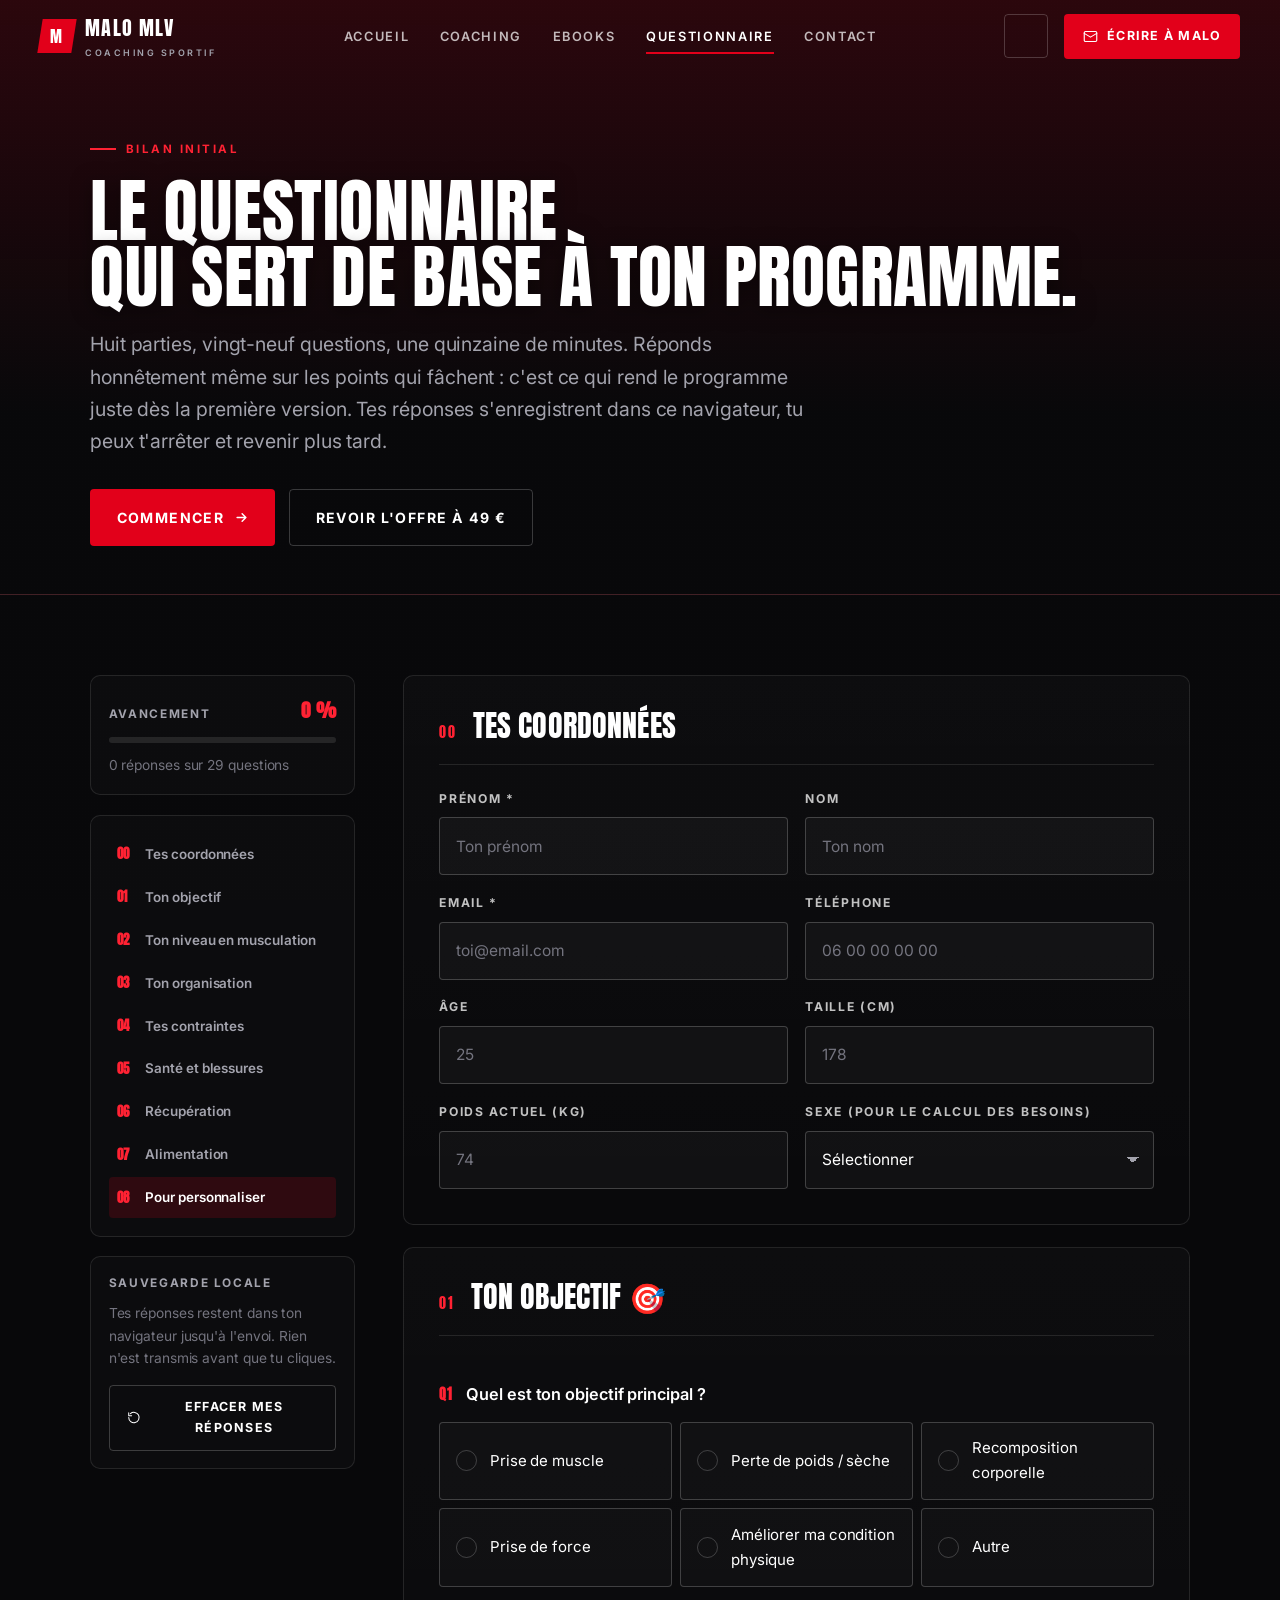
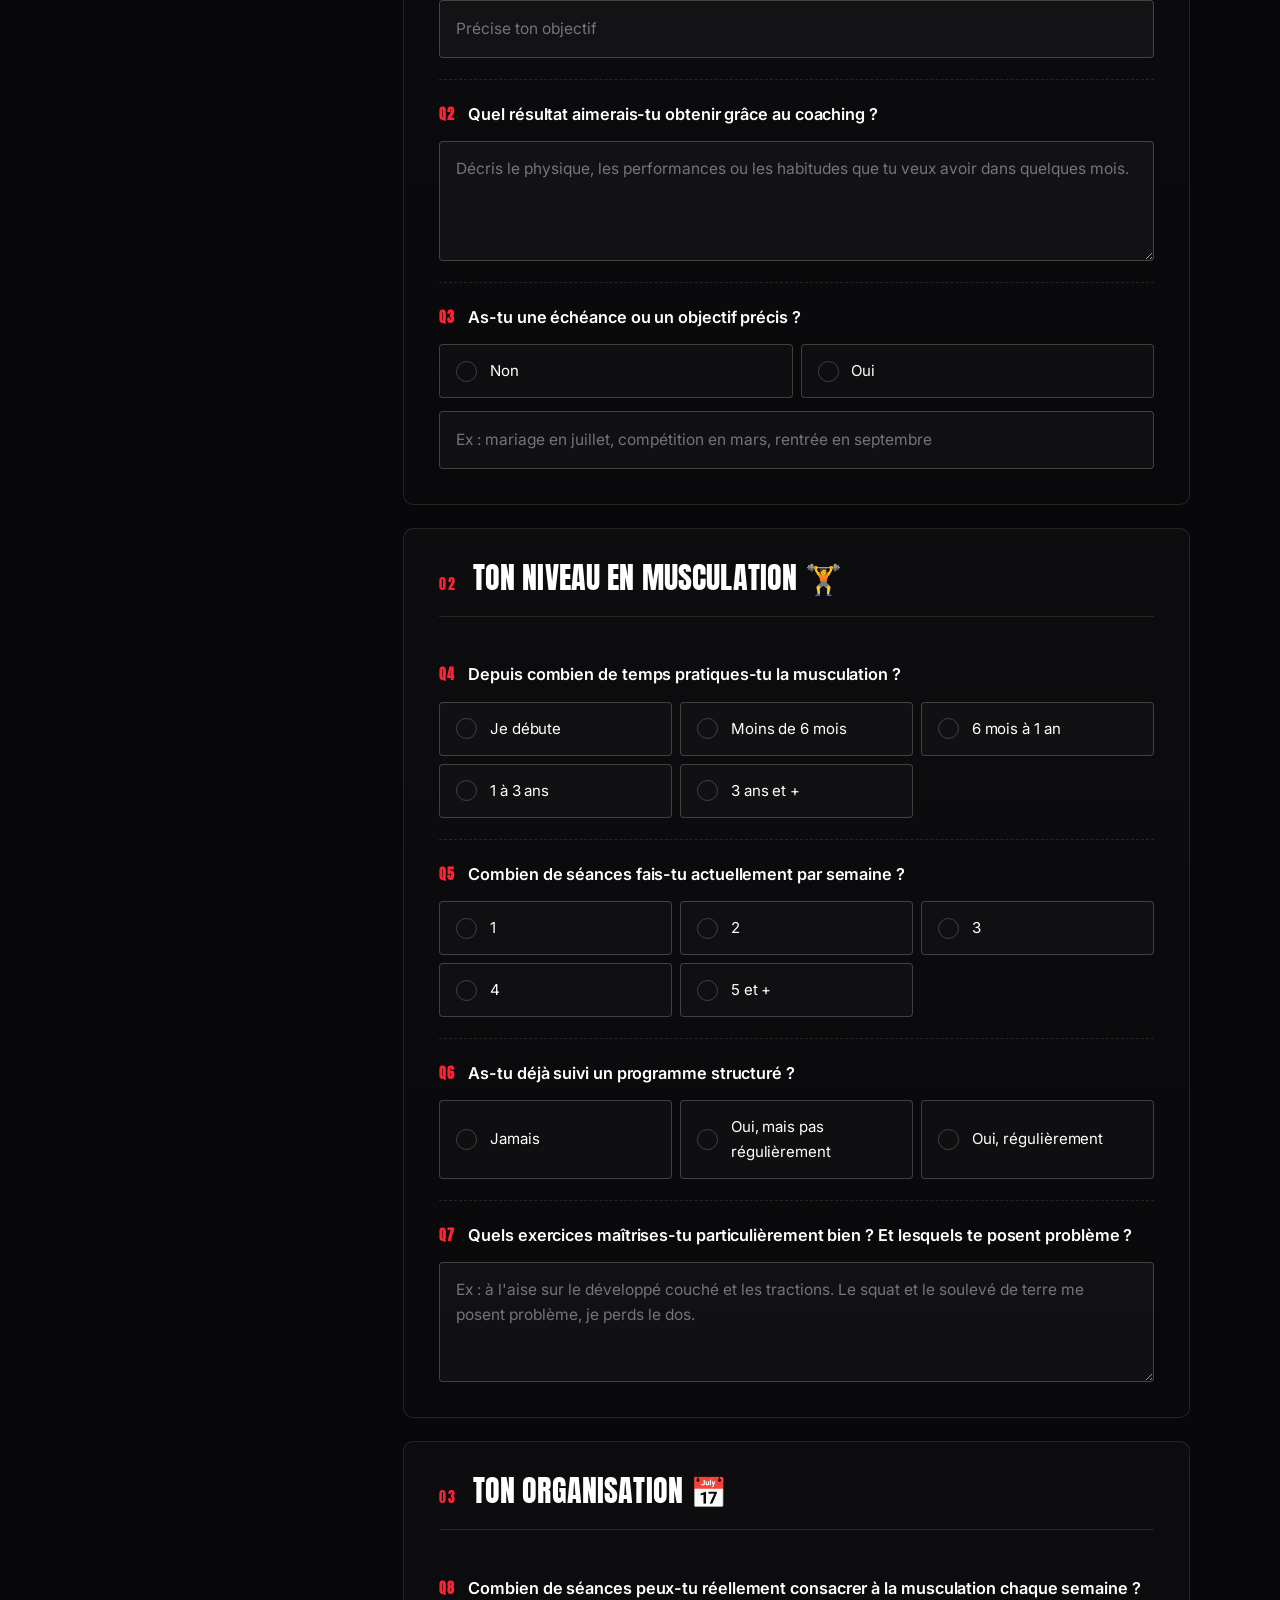
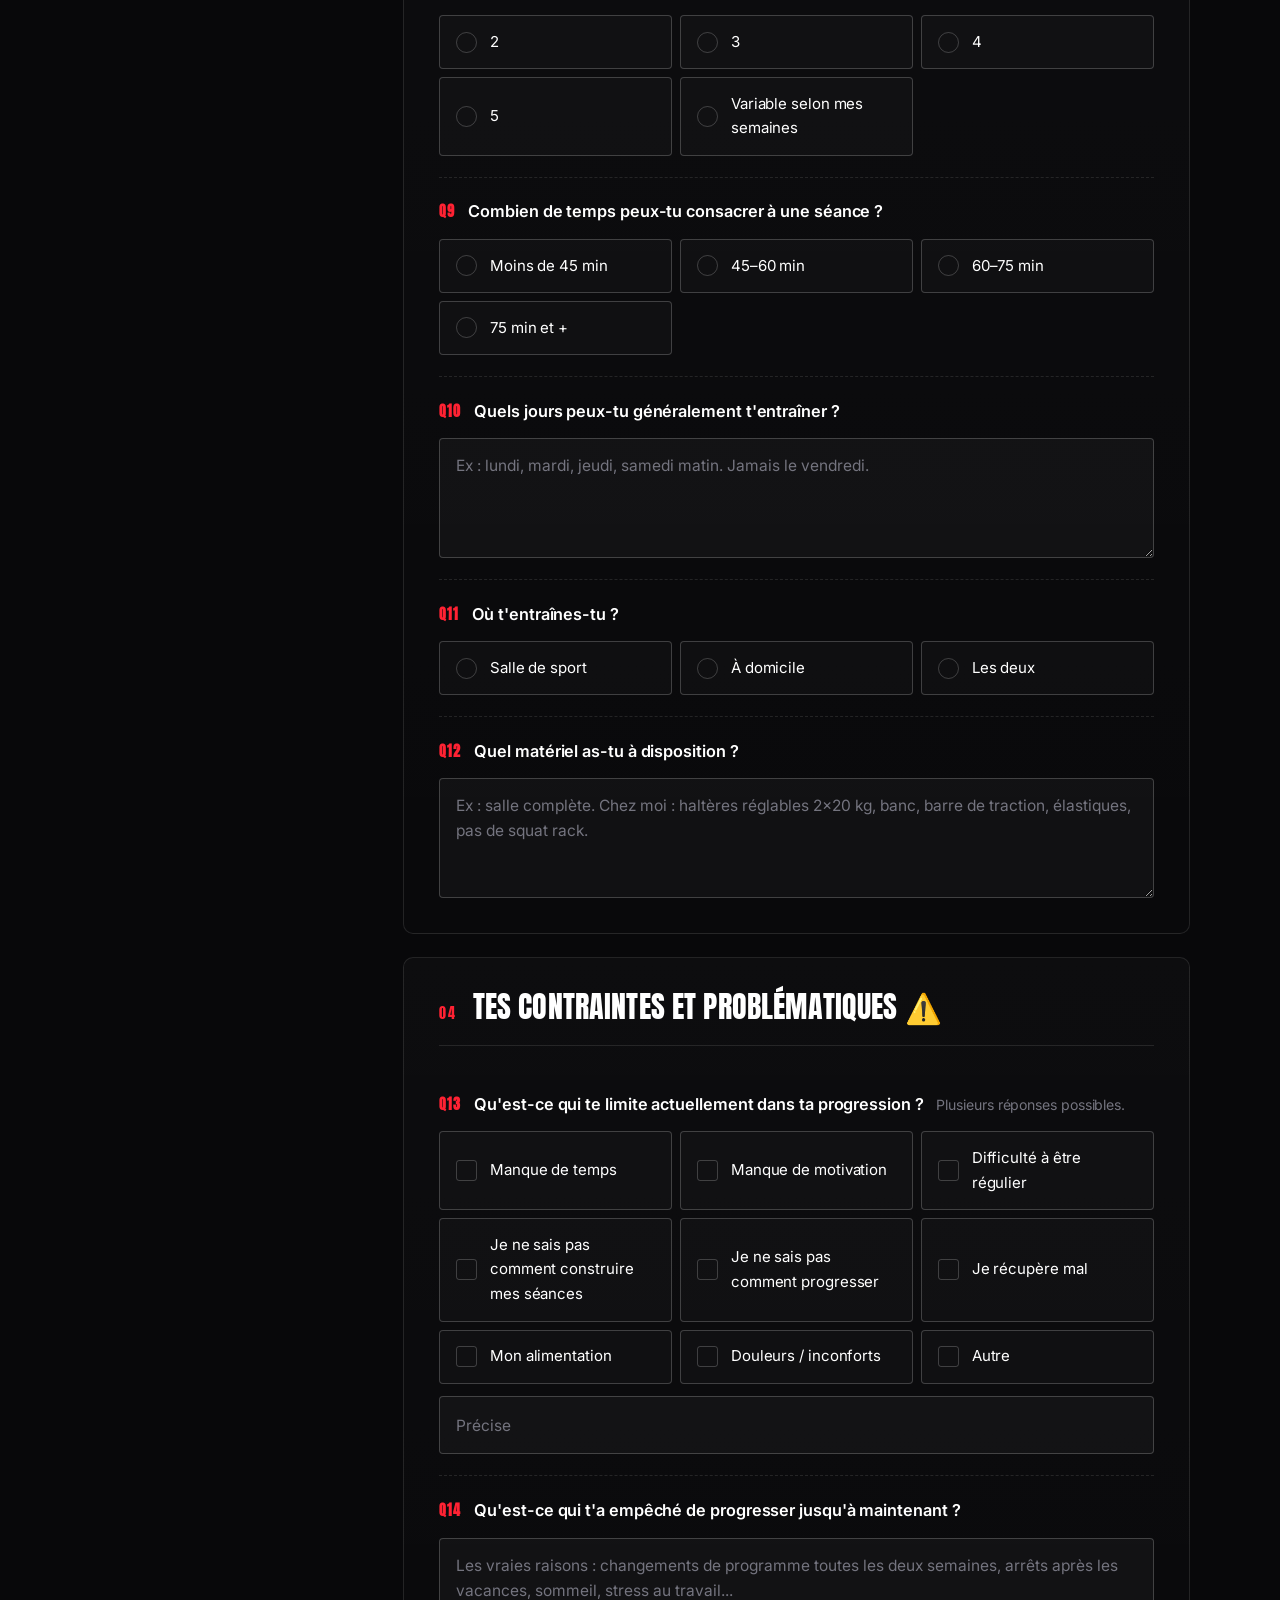
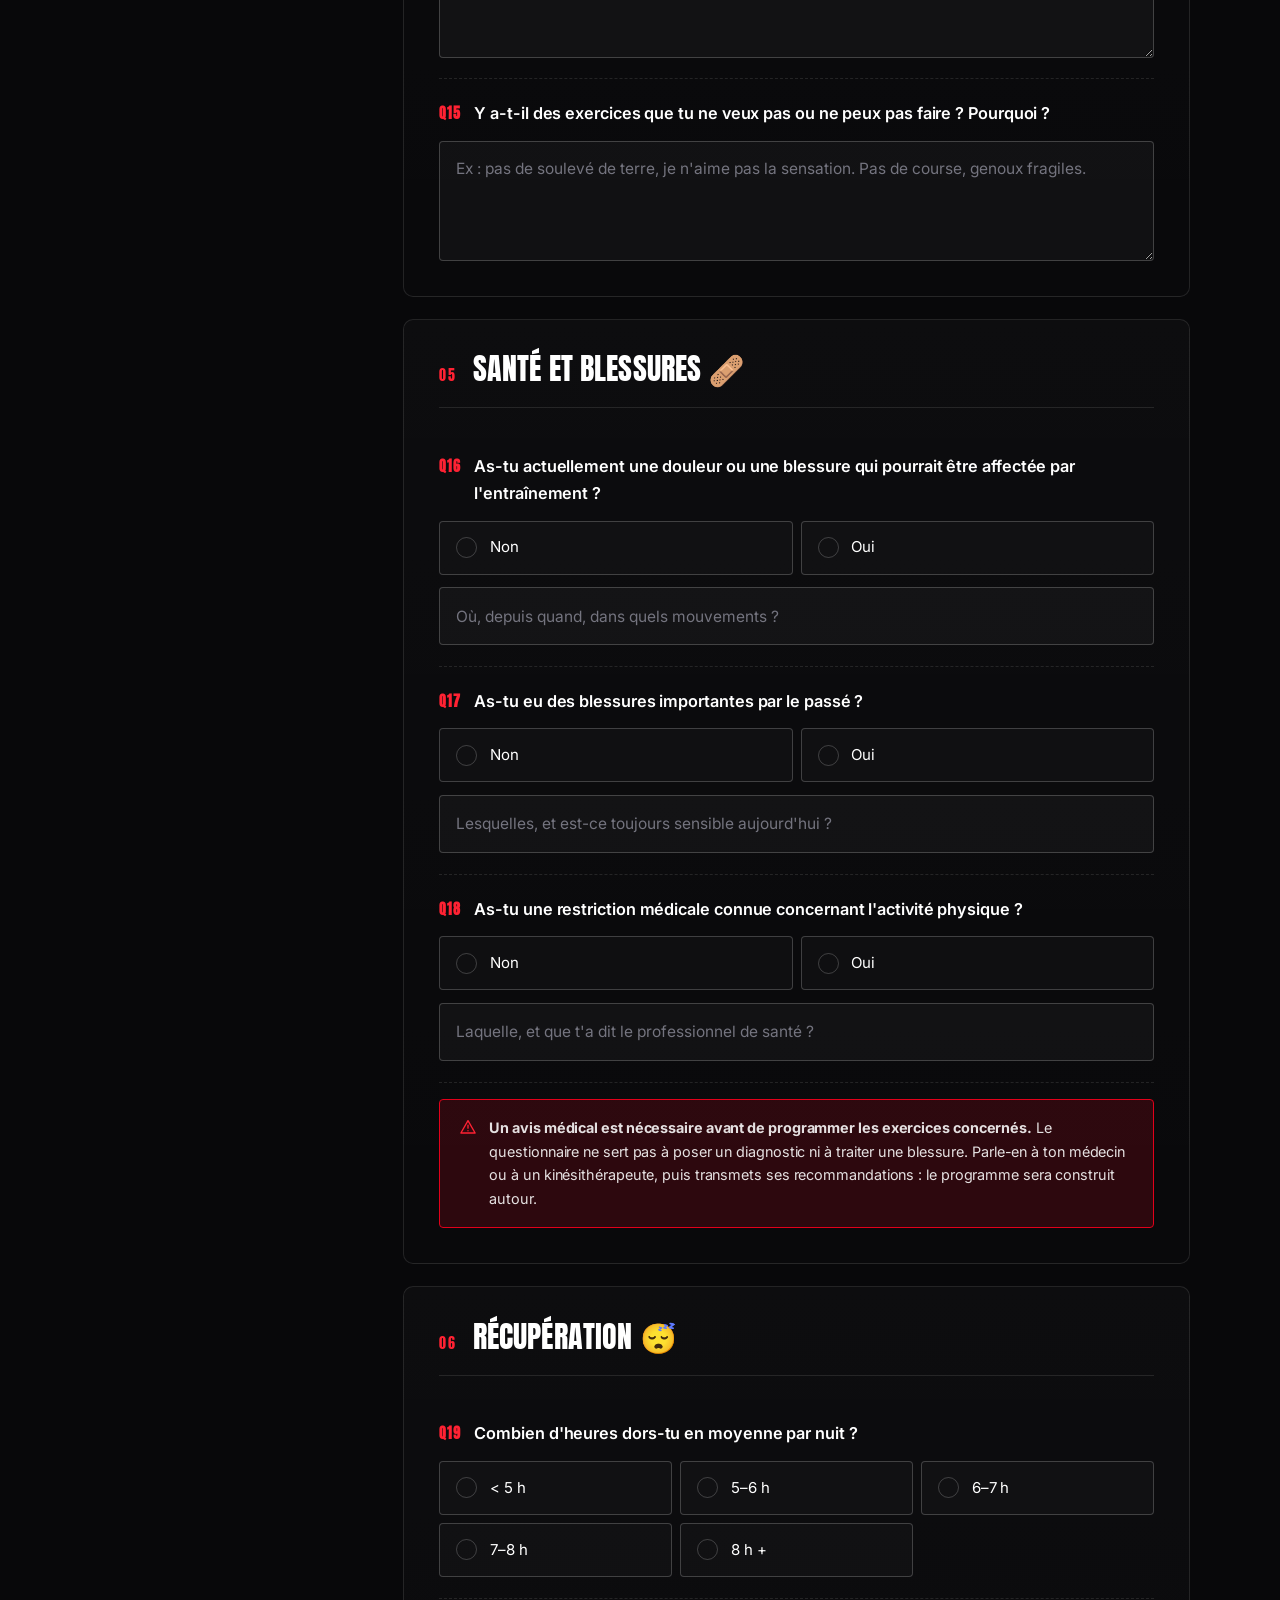
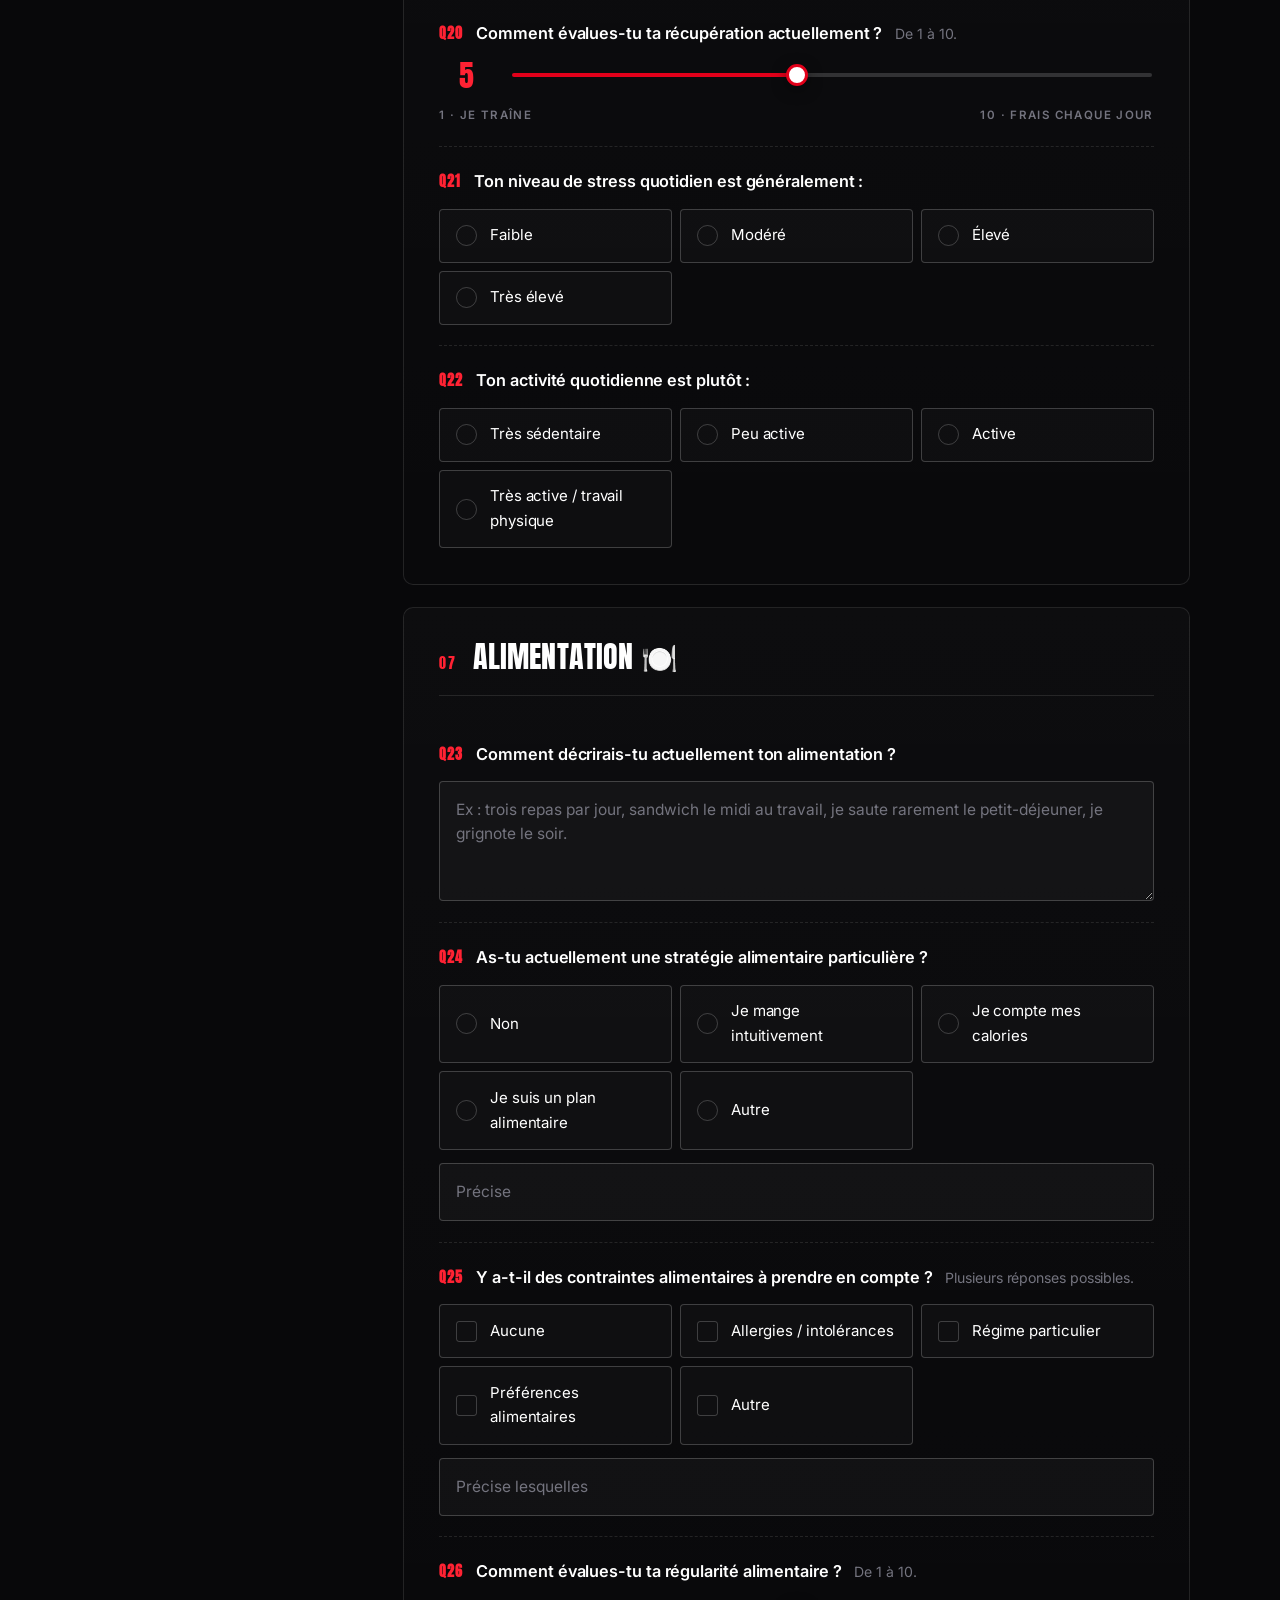
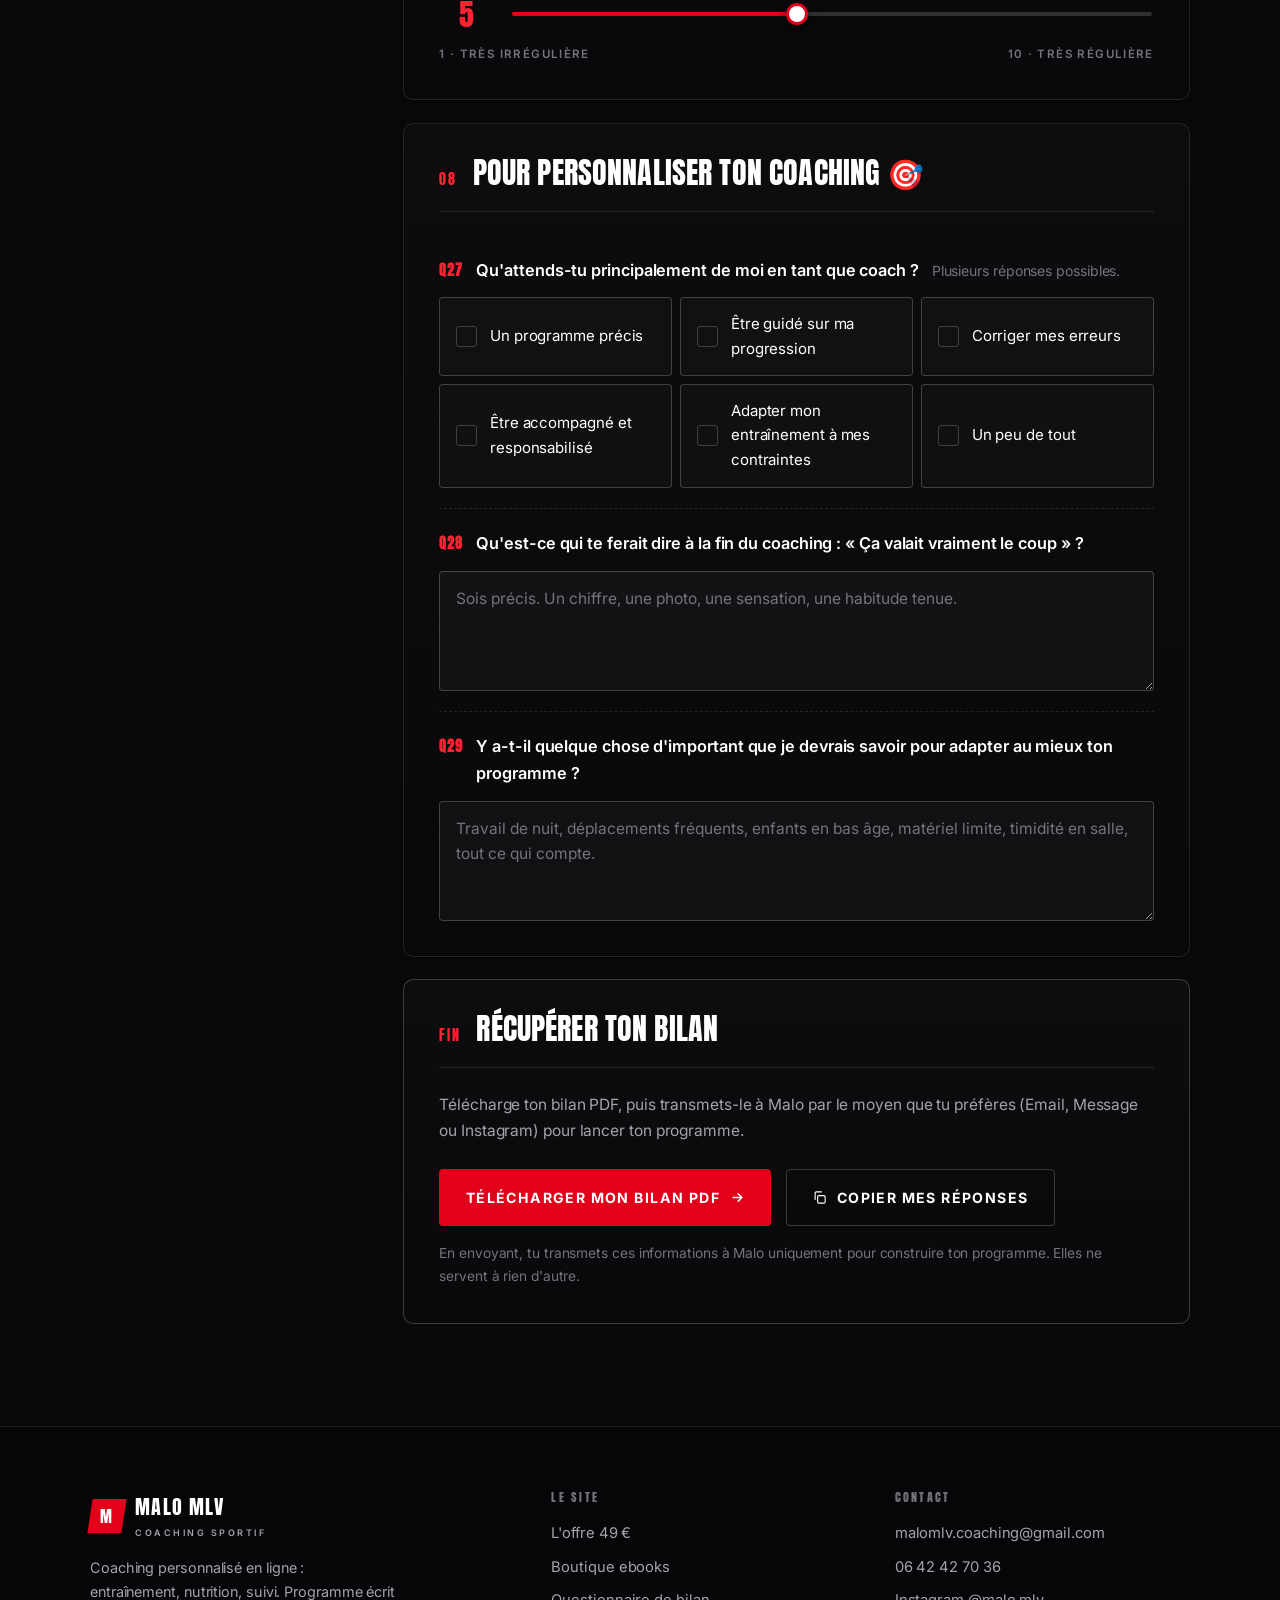
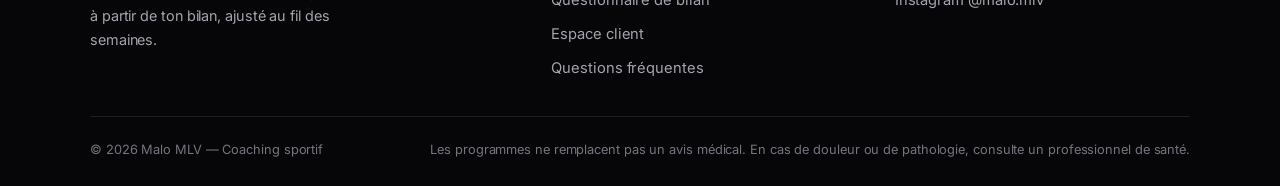
<file: questionnaire.html>
<!DOCTYPE html>
<html lang="fr">
<head>
<meta charset="utf-8">
<meta name="viewport" content="width=device-width, initial-scale=1">
<title>Questionnaire de bilan — Malo MLV Coaching</title>
<meta name="description" content="Le questionnaire de bilan du coaching Malo MLV : objectifs, niveau, organisation, contraintes, santé, récupération et alimentation. Réponds en quinze minutes, je construis ton programme à partir de tes réponses.">
<link rel="preconnect" href="https://fonts.googleapis.com">
<link rel="preconnect" href="https://fonts.gstatic.com" crossorigin>
<link href="https://fonts.googleapis.com/css2?family=Anton&family=Inter:wght@400;500;600;700&display=swap" rel="stylesheet">
<link rel="stylesheet" href="styles.css">
</head>
<body>

<svg width="0" height="0" style="position:absolute" aria-hidden="true">
  <symbol id="i-check" viewBox="0 0 24 24" fill="none" stroke="currentColor" stroke-width="2.4" stroke-linecap="round" stroke-linejoin="round"><path d="M20 6 9 17l-5-5"/></symbol>
  <symbol id="i-arrow" viewBox="0 0 24 24" fill="none" stroke="currentColor" stroke-width="2.4" stroke-linecap="round" stroke-linejoin="round"><path d="M5 12h14M13 6l6 6-6 6"/></symbol>
  <symbol id="i-mail" viewBox="0 0 24 24" fill="none" stroke="currentColor" stroke-width="1.8" stroke-linecap="round" stroke-linejoin="round"><rect x="2" y="4" width="20" height="16" rx="2"/><path d="m2 7 10 6 10-6"/></symbol>
  <symbol id="i-phone" viewBox="0 0 24 24" fill="none" stroke="currentColor" stroke-width="1.8" stroke-linecap="round" stroke-linejoin="round"><path d="M22 16.9v3a2 2 0 0 1-2.2 2 19.8 19.8 0 0 1-8.6-3.1 19.5 19.5 0 0 1-6-6A19.8 19.8 0 0 1 2.1 4.2 2 2 0 0 1 4.1 2h3a2 2 0 0 1 2 1.7c.1 1 .4 2 .7 2.9a2 2 0 0 1-.5 2.1L8.1 9.9a16 16 0 0 0 6 6l1.2-1.2a2 2 0 0 1 2.1-.5c.9.3 1.9.6 2.9.7a2 2 0 0 1 1.7 2Z"/></symbol>
  <symbol id="i-insta" viewBox="0 0 24 24" fill="none" stroke="currentColor" stroke-width="1.8" stroke-linecap="round" stroke-linejoin="round"><rect x="2.5" y="2.5" width="19" height="19" rx="5.5"/><circle cx="12" cy="12" r="4.2"/><circle cx="17.6" cy="6.4" r="1.1" fill="currentColor" stroke="none"/></symbol>
  <symbol id="i-alert" viewBox="0 0 24 24" fill="none" stroke="currentColor" stroke-width="1.8" stroke-linecap="round" stroke-linejoin="round"><path d="M12 3.5 2.5 20h19L12 3.5Z"/><path d="M12 9.5v4M12 17h.01"/></symbol>
  <symbol id="i-copy" viewBox="0 0 24 24" fill="none" stroke="currentColor" stroke-width="1.8" stroke-linecap="round" stroke-linejoin="round"><rect x="9" y="9" width="12" height="12" rx="2"/><path d="M5 15V5a2 2 0 0 1 2-2h8"/></symbol>
  <symbol id="i-reset" viewBox="0 0 24 24" fill="none" stroke="currentColor" stroke-width="1.8" stroke-linecap="round" stroke-linejoin="round"><path d="M3 12a9 9 0 1 0 3-6.7"/><path d="M3 4v5h5"/></symbol>
</svg>

<header class="site-header" id="header">
  <div class="shell shell-wide">
    <a class="brand" href="index.html">
      <span class="brand__mark"><span>M</span></span>
      <span>Malo MLV<small>Coaching sportif</small></span>
    </a>
    <nav class="nav" aria-label="Navigation principale">
      <a href="index.html">Accueil</a>
      <a href="index.html#offre">Coaching</a>
      <a href="ebooks.html">Ebooks</a>
      <a href="questionnaire.html" aria-current="page">Questionnaire</a>
      <a href="index.html#contact">Contact</a>
    </nav>
    <div class="header-actions">
      <a class="icon-link" href="espace-client.html" aria-label="Espace client" title="Espace client"><svg><use href="#i-lock"/></svg></a>
      <a class="btn btn--sm" href="mailto:malomlv.coaching@gmail.com"><svg><use href="#i-mail"/></svg> Écrire à Malo</a>
      <button class="burger" id="burger" aria-label="Ouvrir le menu" aria-expanded="false" aria-controls="mobileNav"><span></span></button>
    </div>
  </div>
</header>

<nav class="mobile-nav" id="mobileNav" aria-label="Navigation mobile">
  <a href="index.html">Accueil</a>
  <a href="index.html#offre">Coaching</a>
  <a href="ebooks.html">Ebooks</a>
  <a href="questionnaire.html">Questionnaire</a>
  <a href="index.html#contact">Contact</a>
</nav>

<main>

  <section class="q-hero">
    <div class="shell">
      <span class="eyebrow reveal">Bilan initial</span>
      <h1 class="h-display reveal" data-delay="1" style="font-size:clamp(2.4rem,6.6vw,4.4rem)">Le questionnaire<br>qui sert de base à ton programme.</h1>
      <p class="lead reveal" data-delay="2" style="margin-top:1.2rem">Huit parties, vingt-neuf questions, une quinzaine de minutes. Réponds honnêtement même sur les points qui fâchent : c'est ce qui rend le programme juste dès la première version. Tes réponses s'enregistrent dans ce navigateur, tu peux t'arrêter et revenir plus tard.</p>
      <div class="hero__cta reveal" data-delay="3">
        <a class="btn" href="#s0">Commencer <svg><use href="#i-arrow"/></svg></a>
        <a class="btn btn--ghost" href="index.html#offre">Revoir l'offre à 49 €</a>
      </div>
    </div>
  </section>

  <section class="section section--tight">
    <div class="shell">
      <div class="q-layout">

        <!-- ASIDE -->
        <aside class="q-aside">
          <div class="progress">
            <div class="progress__label"><span>Avancement</span><b id="progressPct">0 %</b></div>
            <div class="progress__bar"><div class="progress__fill" id="progressFill"></div></div>
            <p class="small" style="margin-top:.7rem" id="progressText">0 réponse sur 29 questions</p>
          </div>

          <nav class="q-nav" id="qNav" aria-label="Sections du questionnaire">
            <a href="#s0"><b>00</b> Tes coordonnées</a>
            <a href="#s1"><b>01</b> Ton objectif</a>
            <a href="#s2"><b>02</b> Ton niveau en musculation</a>
            <a href="#s3"><b>03</b> Ton organisation</a>
            <a href="#s4"><b>04</b> Tes contraintes</a>
            <a href="#s5"><b>05</b> Santé et blessures</a>
            <a href="#s6"><b>06</b> Récupération</a>
            <a href="#s7"><b>07</b> Alimentation</a>
            <a href="#s8"><b>08</b> Pour personnaliser</a>
          </nav>

          <div class="progress">
            <div class="progress__label"><span>Sauvegarde locale</span></div>
            <p class="small" style="margin-top:.5rem">Tes réponses restent dans ton navigateur jusqu'à l'envoi. Rien n'est transmis avant que tu cliques.</p>
            <button class="btn btn--ghost btn--wide btn--sm" type="button" id="resetForm" style="margin-top:.9rem"><svg><use href="#i-reset"/></svg> Effacer mes réponses</button>
          </div>
        </aside>

        <!-- FORM -->
           <!-- data-endpoint="" : renseigne une URL (Formspree, Netlify, ton API) pour transmettre
             les réponses en POST en complément du téléchargement du bilan. -->
        <form id="bilanForm" novalidate data-endpoint="">

          <!-- 00 -->
          <section class="q-section" id="s0" data-section="0">
            <div class="q-section__head"><span>00</span><h2>Tes coordonnées</h2></div>
            <div class="form-grid">
              <div class="field">
                <label for="prenom">Prénom *</label>
                <input type="text" id="prenom" name="prenom" autocomplete="given-name" placeholder="Ton prénom">
              </div>
              <div class="field">
                <label for="nom">Nom</label>
                <input type="text" id="nom" name="nom" autocomplete="family-name" placeholder="Ton nom">
              </div>
              <div class="field">
                <label for="email">Email *</label>
                <input type="email" id="email" name="email" autocomplete="email" placeholder="toi@email.com">
              </div>
              <div class="field">
                <label for="tel">Téléphone</label>
                <input type="tel" id="tel" name="tel" autocomplete="tel" placeholder="06 00 00 00 00">
              </div>
              <div class="field">
                <label for="age">Âge</label>
                <input type="number" id="age" name="age" min="12" max="99" placeholder="25">
              </div>
              <div class="field">
                <label for="taille">Taille (cm)</label>
                <input type="number" id="taille" name="taille" min="120" max="230" placeholder="178">
              </div>
              <div class="field">
                <label for="poids">Poids actuel (kg)</label>
                <input type="number" id="poids" name="poids" min="30" max="250" step="0.1" placeholder="74">
              </div>
              <div class="field">
                <label for="sexe">Sexe (pour le calcul des besoins)</label>
                <select id="sexe" name="sexe">
                  <option value="">Sélectionner</option>
                  <option>Homme</option>
                  <option>Femme</option>
                  <option>Je préfère ne pas répondre</option>
                </select>
              </div>
            </div>
          </section>

          <!-- 01 -->
          <section class="q-section" id="s1" data-section="1">
            <div class="q-section__head"><span>01</span><h2>Ton objectif 🎯</h2></div>

            <div class="q">
              <div class="q__label"><b>Q1</b><span>Quel est ton objectif principal ?</span></div>
              <div class="choices choices--inline">
                <label class="choice choice--radio"><input type="radio" name="q1" value="Prise de muscle"><span class="choice__box"></span><span class="choice__text">Prise de muscle</span></label>
                <label class="choice choice--radio"><input type="radio" name="q1" value="Perte de poids / sèche"><span class="choice__box"></span><span class="choice__text">Perte de poids / sèche</span></label>
                <label class="choice choice--radio"><input type="radio" name="q1" value="Recomposition corporelle"><span class="choice__box"></span><span class="choice__text">Recomposition corporelle</span></label>
                <label class="choice choice--radio"><input type="radio" name="q1" value="Prise de force"><span class="choice__box"></span><span class="choice__text">Prise de force</span></label>
                <label class="choice choice--radio"><input type="radio" name="q1" value="Améliorer ma condition physique"><span class="choice__box"></span><span class="choice__text">Améliorer ma condition physique</span></label>
                <label class="choice choice--radio"><input type="radio" name="q1" value="Autre" data-other="q1_autre"><span class="choice__box"></span><span class="choice__text">Autre</span></label>
              </div>
              <div class="field" data-conditional="q1_autre" hidden style="margin-top:.8rem">
                <input type="text" id="q1_autre" name="q1_autre" placeholder="Précise ton objectif">
              </div>
            </div>

            <div class="q">
              <div class="q__label"><b>Q2</b><span>Quel résultat aimerais-tu obtenir grâce au coaching ?</span></div>
              <div class="field"><textarea name="q2" placeholder="Décris le physique, les performances ou les habitudes que tu veux avoir dans quelques mois."></textarea></div>
            </div>

            <div class="q">
              <div class="q__label"><b>Q3</b><span>As-tu une échéance ou un objectif précis ?</span></div>
              <div class="choices choices--inline">
                <label class="choice choice--radio"><input type="radio" name="q3" value="Non"><span class="choice__box"></span><span class="choice__text">Non</span></label>
                <label class="choice choice--radio"><input type="radio" name="q3" value="Oui" data-other="q3_date"><span class="choice__box"></span><span class="choice__text">Oui</span></label>
              </div>
              <div class="field" data-conditional="q3_date" hidden style="margin-top:.8rem">
                <input type="text" id="q3_date" name="q3_date" placeholder="Ex : mariage en juillet, compétition en mars, rentrée en septembre">
              </div>
            </div>
          </section>

          <!-- 02 -->
          <section class="q-section" id="s2" data-section="2">
            <div class="q-section__head"><span>02</span><h2>Ton niveau en musculation 🏋️</h2></div>

            <div class="q">
              <div class="q__label"><b>Q4</b><span>Depuis combien de temps pratiques-tu la musculation ?</span></div>
              <div class="choices choices--inline">
                <label class="choice choice--radio"><input type="radio" name="q4" value="Je débute"><span class="choice__box"></span><span class="choice__text">Je débute</span></label>
                <label class="choice choice--radio"><input type="radio" name="q4" value="Moins de 6 mois"><span class="choice__box"></span><span class="choice__text">Moins de 6 mois</span></label>
                <label class="choice choice--radio"><input type="radio" name="q4" value="6 mois à 1 an"><span class="choice__box"></span><span class="choice__text">6 mois à 1 an</span></label>
                <label class="choice choice--radio"><input type="radio" name="q4" value="1 à 3 ans"><span class="choice__box"></span><span class="choice__text">1 à 3 ans</span></label>
                <label class="choice choice--radio"><input type="radio" name="q4" value="3 ans et +"><span class="choice__box"></span><span class="choice__text">3 ans et +</span></label>
              </div>
            </div>

            <div class="q">
              <div class="q__label"><b>Q5</b><span>Combien de séances fais-tu actuellement par semaine ?</span></div>
              <div class="choices choices--inline">
                <label class="choice choice--radio"><input type="radio" name="q5" value="1"><span class="choice__box"></span><span class="choice__text">1</span></label>
                <label class="choice choice--radio"><input type="radio" name="q5" value="2"><span class="choice__box"></span><span class="choice__text">2</span></label>
                <label class="choice choice--radio"><input type="radio" name="q5" value="3"><span class="choice__box"></span><span class="choice__text">3</span></label>
                <label class="choice choice--radio"><input type="radio" name="q5" value="4"><span class="choice__box"></span><span class="choice__text">4</span></label>
                <label class="choice choice--radio"><input type="radio" name="q5" value="5 et +"><span class="choice__box"></span><span class="choice__text">5 et +</span></label>
              </div>
            </div>

            <div class="q">
              <div class="q__label"><b>Q6</b><span>As-tu déjà suivi un programme structuré ?</span></div>
              <div class="choices choices--inline">
                <label class="choice choice--radio"><input type="radio" name="q6" value="Jamais"><span class="choice__box"></span><span class="choice__text">Jamais</span></label>
                <label class="choice choice--radio"><input type="radio" name="q6" value="Oui, mais pas régulièrement"><span class="choice__box"></span><span class="choice__text">Oui, mais pas régulièrement</span></label>
                <label class="choice choice--radio"><input type="radio" name="q6" value="Oui, régulièrement"><span class="choice__box"></span><span class="choice__text">Oui, régulièrement</span></label>
              </div>
            </div>

            <div class="q">
              <div class="q__label"><b>Q7</b><span>Quels exercices maîtrises-tu particulièrement bien ? Et lesquels te posent problème ?</span></div>
              <div class="field"><textarea name="q7" placeholder="Ex : à l'aise sur le développé couché et les tractions. Le squat et le soulevé de terre me posent problème, je perds le dos."></textarea></div>
            </div>
          </section>

          <!-- 03 -->
          <section class="q-section" id="s3" data-section="3">
            <div class="q-section__head"><span>03</span><h2>Ton organisation 📅</h2></div>

            <div class="q">
              <div class="q__label"><b>Q8</b><span>Combien de séances peux-tu réellement consacrer à la musculation chaque semaine ?</span></div>
              <div class="choices choices--inline">
                <label class="choice choice--radio"><input type="radio" name="q8" value="2"><span class="choice__box"></span><span class="choice__text">2</span></label>
                <label class="choice choice--radio"><input type="radio" name="q8" value="3"><span class="choice__box"></span><span class="choice__text">3</span></label>
                <label class="choice choice--radio"><input type="radio" name="q8" value="4"><span class="choice__box"></span><span class="choice__text">4</span></label>
                <label class="choice choice--radio"><input type="radio" name="q8" value="5"><span class="choice__box"></span><span class="choice__text">5</span></label>
                <label class="choice choice--radio"><input type="radio" name="q8" value="Variable selon mes semaines"><span class="choice__box"></span><span class="choice__text">Variable selon mes semaines</span></label>
              </div>
            </div>

            <div class="q">
              <div class="q__label"><b>Q9</b><span>Combien de temps peux-tu consacrer à une séance ?</span></div>
              <div class="choices choices--inline">
                <label class="choice choice--radio"><input type="radio" name="q9" value="Moins de 45 min"><span class="choice__box"></span><span class="choice__text">Moins de 45 min</span></label>
                <label class="choice choice--radio"><input type="radio" name="q9" value="45-60 min"><span class="choice__box"></span><span class="choice__text">45–60 min</span></label>
                <label class="choice choice--radio"><input type="radio" name="q9" value="60-75 min"><span class="choice__box"></span><span class="choice__text">60–75 min</span></label>
                <label class="choice choice--radio"><input type="radio" name="q9" value="75 min et +"><span class="choice__box"></span><span class="choice__text">75 min et +</span></label>
              </div>
            </div>

            <div class="q">
              <div class="q__label"><b>Q10</b><span>Quels jours peux-tu généralement t'entraîner ?</span></div>
              <div class="field"><textarea name="q10" placeholder="Ex : lundi, mardi, jeudi, samedi matin. Jamais le vendredi."></textarea></div>
            </div>

            <div class="q">
              <div class="q__label"><b>Q11</b><span>Où t'entraînes-tu ?</span></div>
              <div class="choices choices--inline">
                <label class="choice choice--radio"><input type="radio" name="q11" value="Salle de sport"><span class="choice__box"></span><span class="choice__text">Salle de sport</span></label>
                <label class="choice choice--radio"><input type="radio" name="q11" value="À domicile"><span class="choice__box"></span><span class="choice__text">À domicile</span></label>
                <label class="choice choice--radio"><input type="radio" name="q11" value="Les deux"><span class="choice__box"></span><span class="choice__text">Les deux</span></label>
              </div>
            </div>

            <div class="q">
              <div class="q__label"><b>Q12</b><span>Quel matériel as-tu à disposition ?</span></div>
              <div class="field"><textarea name="q12" placeholder="Ex : salle complète. Chez moi : haltères réglables 2×20 kg, banc, barre de traction, élastiques, pas de squat rack."></textarea></div>
            </div>
          </section>

          <!-- 04 -->
          <section class="q-section" id="s4" data-section="4">
            <div class="q-section__head"><span>04</span><h2>Tes contraintes et problématiques ⚠️</h2></div>

            <div class="q">
              <div class="q__label"><b>Q13</b><span>Qu'est-ce qui te limite actuellement dans ta progression ?</span> <span class="q__hint">Plusieurs réponses possibles.</span></div>
              <div class="choices choices--inline">
                <label class="choice"><input type="checkbox" name="q13" value="Manque de temps"><span class="choice__box"></span><span class="choice__text">Manque de temps</span></label>
                <label class="choice"><input type="checkbox" name="q13" value="Manque de motivation"><span class="choice__box"></span><span class="choice__text">Manque de motivation</span></label>
                <label class="choice"><input type="checkbox" name="q13" value="Difficulté à être régulier"><span class="choice__box"></span><span class="choice__text">Difficulté à être régulier</span></label>
                <label class="choice"><input type="checkbox" name="q13" value="Je ne sais pas construire mes séances"><span class="choice__box"></span><span class="choice__text">Je ne sais pas comment construire mes séances</span></label>
                <label class="choice"><input type="checkbox" name="q13" value="Je ne sais pas comment progresser"><span class="choice__box"></span><span class="choice__text">Je ne sais pas comment progresser</span></label>
                <label class="choice"><input type="checkbox" name="q13" value="Je récupère mal"><span class="choice__box"></span><span class="choice__text">Je récupère mal</span></label>
                <label class="choice"><input type="checkbox" name="q13" value="Mon alimentation"><span class="choice__box"></span><span class="choice__text">Mon alimentation</span></label>
                <label class="choice"><input type="checkbox" name="q13" value="Douleurs / inconforts"><span class="choice__box"></span><span class="choice__text">Douleurs / inconforts</span></label>
                <label class="choice"><input type="checkbox" name="q13" value="Autre" data-other="q13_autre"><span class="choice__box"></span><span class="choice__text">Autre</span></label>
              </div>
              <div class="field" data-conditional="q13_autre" hidden style="margin-top:.8rem">
                <input type="text" id="q13_autre" name="q13_autre" placeholder="Précise">
              </div>
            </div>

            <div class="q">
              <div class="q__label"><b>Q14</b><span>Qu'est-ce qui t'a empêché de progresser jusqu'à maintenant ?</span></div>
              <div class="field"><textarea name="q14" placeholder="Les vraies raisons : changements de programme toutes les deux semaines, arrêts après les vacances, sommeil, stress au travail..."></textarea></div>
            </div>

            <div class="q">
              <div class="q__label"><b>Q15</b><span>Y a-t-il des exercices que tu ne veux pas ou ne peux pas faire ? Pourquoi ?</span></div>
              <div class="field"><textarea name="q15" placeholder="Ex : pas de soulevé de terre, je n'aime pas la sensation. Pas de course, genoux fragiles."></textarea></div>
            </div>
          </section>

          <!-- 05 -->
          <section class="q-section" id="s5" data-section="5">
            <div class="q-section__head"><span>05</span><h2>Santé et blessures 🩹</h2></div>

            <div class="q">
              <div class="q__label"><b>Q16</b><span>As-tu actuellement une douleur ou une blessure qui pourrait être affectée par l'entraînement ?</span></div>
              <div class="choices choices--inline">
                <label class="choice choice--radio"><input type="radio" name="q16" value="Non"><span class="choice__box"></span><span class="choice__text">Non</span></label>
                <label class="choice choice--radio"><input type="radio" name="q16" value="Oui" data-other="q16_precision" data-health="1"><span class="choice__box"></span><span class="choice__text">Oui</span></label>
              </div>
              <div class="field" data-conditional="q16_precision" hidden style="margin-top:.8rem">
                <input type="text" id="q16_precision" name="q16_precision" placeholder="Où, depuis quand, dans quels mouvements ?">
              </div>
            </div>

            <div class="q">
              <div class="q__label"><b>Q17</b><span>As-tu eu des blessures importantes par le passé ?</span></div>
              <div class="choices choices--inline">
                <label class="choice choice--radio"><input type="radio" name="q17" value="Non"><span class="choice__box"></span><span class="choice__text">Non</span></label>
                <label class="choice choice--radio"><input type="radio" name="q17" value="Oui" data-other="q17_precision" data-health="1"><span class="choice__box"></span><span class="choice__text">Oui</span></label>
              </div>
              <div class="field" data-conditional="q17_precision" hidden style="margin-top:.8rem">
                <input type="text" id="q17_precision" name="q17_precision" placeholder="Lesquelles, et est-ce toujours sensible aujourd'hui ?">
              </div>
            </div>

            <div class="q">
              <div class="q__label"><b>Q18</b><span>As-tu une restriction médicale connue concernant l'activité physique ?</span></div>
              <div class="choices choices--inline">
                <label class="choice choice--radio"><input type="radio" name="q18" value="Non"><span class="choice__box"></span><span class="choice__text">Non</span></label>
                <label class="choice choice--radio"><input type="radio" name="q18" value="Oui" data-other="q18_precision" data-health="1"><span class="choice__box"></span><span class="choice__text">Oui</span></label>
              </div>
              <div class="field" data-conditional="q18_precision" hidden style="margin-top:.8rem">
                <input type="text" id="q18_precision" name="q18_precision" placeholder="Laquelle, et que t'a dit le professionnel de santé ?">
              </div>
            </div>

            <div class="alert" id="healthAlert" hidden style="border-color:var(--red);background:rgba(226,0,26,.16)">
              <svg><use href="#i-alert"/></svg>
              <span><strong>Un avis médical est nécessaire avant de programmer les exercices concernés.</strong> Le questionnaire ne sert pas à poser un diagnostic ni à traiter une blessure. Parle-en à ton médecin ou à un kinésithérapeute, puis transmets ses recommandations : le programme sera construit autour.</span>
            </div>
          </section>

          <!-- 06 -->
          <section class="q-section" id="s6" data-section="6">
            <div class="q-section__head"><span>06</span><h2>Récupération 😴</h2></div>

            <div class="q">
              <div class="q__label"><b>Q19</b><span>Combien d'heures dors-tu en moyenne par nuit ?</span></div>
              <div class="choices choices--inline">
                <label class="choice choice--radio"><input type="radio" name="q19" value="Moins de 5 h"><span class="choice__box"></span><span class="choice__text">&lt; 5 h</span></label>
                <label class="choice choice--radio"><input type="radio" name="q19" value="5-6 h"><span class="choice__box"></span><span class="choice__text">5–6 h</span></label>
                <label class="choice choice--radio"><input type="radio" name="q19" value="6-7 h"><span class="choice__box"></span><span class="choice__text">6–7 h</span></label>
                <label class="choice choice--radio"><input type="radio" name="q19" value="7-8 h"><span class="choice__box"></span><span class="choice__text">7–8 h</span></label>
                <label class="choice choice--radio"><input type="radio" name="q19" value="8 h et +"><span class="choice__box"></span><span class="choice__text">8 h +</span></label>
              </div>
            </div>

            <div class="q">
              <div class="q__label"><b>Q20</b><span>Comment évalues-tu ta récupération actuellement ?</span> <span class="q__hint">De 1 à 10.</span></div>
              <div class="scale">
                <output class="scale__value" for="q20">5</output>
                <input class="scale__input" type="range" id="q20" name="q20" min="1" max="10" step="1" value="5" aria-label="Note de récupération, de 1 à 10">
                <div class="scale__labels"><span>1 · Je traîne</span><span>10 · Frais chaque jour</span></div>
              </div>
            </div>

            <div class="q">
              <div class="q__label"><b>Q21</b><span>Ton niveau de stress quotidien est généralement :</span></div>
              <div class="choices choices--inline">
                <label class="choice choice--radio"><input type="radio" name="q21" value="Faible"><span class="choice__box"></span><span class="choice__text">Faible</span></label>
                <label class="choice choice--radio"><input type="radio" name="q21" value="Modéré"><span class="choice__box"></span><span class="choice__text">Modéré</span></label>
                <label class="choice choice--radio"><input type="radio" name="q21" value="Élevé"><span class="choice__box"></span><span class="choice__text">Élevé</span></label>
                <label class="choice choice--radio"><input type="radio" name="q21" value="Très élevé"><span class="choice__box"></span><span class="choice__text">Très élevé</span></label>
              </div>
            </div>

            <div class="q">
              <div class="q__label"><b>Q22</b><span>Ton activité quotidienne est plutôt :</span></div>
              <div class="choices choices--inline">
                <label class="choice choice--radio"><input type="radio" name="q22" value="Très sédentaire"><span class="choice__box"></span><span class="choice__text">Très sédentaire</span></label>
                <label class="choice choice--radio"><input type="radio" name="q22" value="Peu active"><span class="choice__box"></span><span class="choice__text">Peu active</span></label>
                <label class="choice choice--radio"><input type="radio" name="q22" value="Active"><span class="choice__box"></span><span class="choice__text">Active</span></label>
                <label class="choice choice--radio"><input type="radio" name="q22" value="Très active / travail physique"><span class="choice__box"></span><span class="choice__text">Très active / travail physique</span></label>
              </div>
            </div>
          </section>

          <!-- 07 -->
          <section class="q-section" id="s7" data-section="7">
            <div class="q-section__head"><span>07</span><h2>Alimentation 🍽️</h2></div>

            <div class="q">
              <div class="q__label"><b>Q23</b><span>Comment décrirais-tu actuellement ton alimentation ?</span></div>
              <div class="field"><textarea name="q23" placeholder="Ex : trois repas par jour, sandwich le midi au travail, je saute rarement le petit-déjeuner, je grignote le soir."></textarea></div>
            </div>

            <div class="q">
              <div class="q__label"><b>Q24</b><span>As-tu actuellement une stratégie alimentaire particulière ?</span></div>
              <div class="choices choices--inline">
                <label class="choice choice--radio"><input type="radio" name="q24" value="Non"><span class="choice__box"></span><span class="choice__text">Non</span></label>
                <label class="choice choice--radio"><input type="radio" name="q24" value="Je mange intuitivement"><span class="choice__box"></span><span class="choice__text">Je mange intuitivement</span></label>
                <label class="choice choice--radio"><input type="radio" name="q24" value="Je compte mes calories"><span class="choice__box"></span><span class="choice__text">Je compte mes calories</span></label>
                <label class="choice choice--radio"><input type="radio" name="q24" value="Je suis un plan alimentaire"><span class="choice__box"></span><span class="choice__text">Je suis un plan alimentaire</span></label>
                <label class="choice choice--radio"><input type="radio" name="q24" value="Autre" data-other="q24_autre"><span class="choice__box"></span><span class="choice__text">Autre</span></label>
              </div>
              <div class="field" data-conditional="q24_autre" hidden style="margin-top:.8rem">
                <input type="text" id="q24_autre" name="q24_autre" placeholder="Précise">
              </div>
            </div>

            <div class="q">
              <div class="q__label"><b>Q25</b><span>Y a-t-il des contraintes alimentaires à prendre en compte ?</span> <span class="q__hint">Plusieurs réponses possibles.</span></div>
              <div class="choices choices--inline">
                <label class="choice"><input type="checkbox" name="q25" value="Aucune"><span class="choice__box"></span><span class="choice__text">Aucune</span></label>
                <label class="choice"><input type="checkbox" name="q25" value="Allergies / intolérances"><span class="choice__box"></span><span class="choice__text">Allergies / intolérances</span></label>
                <label class="choice"><input type="checkbox" name="q25" value="Régime particulier"><span class="choice__box"></span><span class="choice__text">Régime particulier</span></label>
                <label class="choice"><input type="checkbox" name="q25" value="Préférences alimentaires"><span class="choice__box"></span><span class="choice__text">Préférences alimentaires</span></label>
                <label class="choice"><input type="checkbox" name="q25" value="Autre" data-other="q25_autre"><span class="choice__box"></span><span class="choice__text">Autre</span></label>
              </div>
              <div class="field" data-conditional="q25_autre" hidden style="margin-top:.8rem">
                <input type="text" id="q25_autre" name="q25_autre" placeholder="Précise lesquelles">
              </div>
            </div>

            <div class="q">
              <div class="q__label"><b>Q26</b><span>Comment évalues-tu ta régularité alimentaire ?</span> <span class="q__hint">De 1 à 10.</span></div>
              <div class="scale">
                <output class="scale__value" for="q26">5</output>
                <input class="scale__input" type="range" id="q26" name="q26" min="1" max="10" step="1" value="5" aria-label="Note de régularité alimentaire, de 1 à 10">
                <div class="scale__labels"><span>1 · Très irrégulière</span><span>10 · Très régulière</span></div>
              </div>
            </div>
          </section>

          <!-- 08 -->
          <section class="q-section" id="s8" data-section="8">
            <div class="q-section__head"><span>08</span><h2>Pour personnaliser ton coaching 🎯</h2></div>

            <div class="q">
              <div class="q__label"><b>Q27</b><span>Qu'attends-tu principalement de moi en tant que coach ?</span> <span class="q__hint">Plusieurs réponses possibles.</span></div>
              <div class="choices choices--inline">
                <label class="choice"><input type="checkbox" name="q27" value="Un programme précis"><span class="choice__box"></span><span class="choice__text">Un programme précis</span></label>
                <label class="choice"><input type="checkbox" name="q27" value="Être guidé sur ma progression"><span class="choice__box"></span><span class="choice__text">Être guidé sur ma progression</span></label>
                <label class="choice"><input type="checkbox" name="q27" value="Corriger mes erreurs"><span class="choice__box"></span><span class="choice__text">Corriger mes erreurs</span></label>
                <label class="choice"><input type="checkbox" name="q27" value="Être accompagné et responsabilisé"><span class="choice__box"></span><span class="choice__text">Être accompagné et responsabilisé</span></label>
                <label class="choice"><input type="checkbox" name="q27" value="Adapter mon entraînement à mes contraintes"><span class="choice__box"></span><span class="choice__text">Adapter mon entraînement à mes contraintes</span></label>
                <label class="choice"><input type="checkbox" name="q27" value="Un peu de tout"><span class="choice__box"></span><span class="choice__text">Un peu de tout</span></label>
              </div>
            </div>

            <div class="q">
              <div class="q__label"><b>Q28</b><span>Qu'est-ce qui te ferait dire à la fin du coaching : « Ça valait vraiment le coup » ?</span></div>
              <div class="field"><textarea name="q28" placeholder="Sois précis. Un chiffre, une photo, une sensation, une habitude tenue."></textarea></div>
            </div>

            <div class="q">
              <div class="q__label"><b>Q29</b><span>Y a-t-il quelque chose d'important que je devrais savoir pour adapter au mieux ton programme ?</span></div>
              <div class="field"><textarea name="q29" placeholder="Travail de nuit, déplacements fréquents, enfants en bas âge, matériel limite, timidité en salle, tout ce qui compte."></textarea></div>
            </div>
          </section>

          <div class="q-section" style="border-color:var(--line-strong)">
            <div class="q-section__head"><span>FIN</span><h2>Récupérer ton bilan</h2></div>
            <p style="color:var(--muted);font-size:.97rem;max-width:70ch">Télécharge ton bilan PDF, puis transmets-le à Malo par le moyen que tu préfères (Email, Message ou Instagram) pour lancer ton programme.</p>
            <div class="q-submit">
              <button class="btn" type="submit" id="submitBtn">Télécharger mon bilan PDF <svg><use href="#i-arrow"/></svg></button>
              <button class="btn btn--ghost" type="button" id="copyBtn"><svg><use href="#i-copy"/></svg> Copier mes réponses</button>
            </div>
            <div class="q-success" id="qSuccess" hidden>
              <strong>Bilan PDF téléchargé !</strong>
              <span>Transmets maintenant ton fichier à Malo via l'une de ces 3 options :</span>
              <div class="q-success__links">
                <a class="btn btn--sm" id="emailContact" href="mailto:malomlv.coaching@gmail.com"><svg style="width:16px;height:16px"><use href="#i-mail"/></svg> Par Email</a>
                <a class="btn btn--sm btn--ghost" id="messageContact" href="sms:+33642427036"><svg style="width:16px;height:16px"><use href="#i-phone"/></svg> Par Message</a>
                <a class="btn btn--sm btn--ghost" href="https://www.instagram.com/malo.mlv" target="_blank" rel="noopener"><svg style="width:16px;height:16px"><use href="#i-insta"/></svg> Sur Instagram</a>
              </div>
              <span class="small">Déjà client accompagné ? <a class="text-red" href="espace-client.html">Ouvre ton espace client</a> pour lire ton bilan et suivre ta progression.</span>
            </div>
            <p class="small" style="margin-top:1rem">En envoyant, tu transmets ces informations à Malo uniquement pour construire ton programme. Elles ne servent à rien d'autre.</p>
          </div>

        </form>
      </div>
    </div>
  </section>

</main>

<footer class="site-footer">
  <div class="shell">
    <div class="footer-grid">
      <div>
        <a class="brand" href="index.html" style="margin-bottom:1rem">
          <span class="brand__mark"><span>M</span></span>
          <span>Malo MLV<small>Coaching sportif</small></span>
        </a>
        <p style="color:var(--muted);font-size:.9rem;max-width:34ch">Coaching personnalisé en ligne : entraînement, nutrition, suivi. Programme écrit à partir de ton bilan, ajusté au fil des semaines.</p>
      </div>
      <div>
        <h4>Le site</h4>
        <div class="footer-links">
          <a href="index.html#offre">L'offre 49 €</a>
          <a href="ebooks.html">Boutique ebooks</a>
          <a href="questionnaire.html">Questionnaire de bilan</a>
          <a href="espace-client.html">Espace client</a>
          <a href="index.html#faq">Questions fréquentes</a>
        </div>
      </div>
      <div>
        <h4>Contact</h4>
        <div class="footer-links">
          <a href="mailto:malomlv.coaching@gmail.com">malomlv.coaching@gmail.com</a>
          <a href="tel:+33642427036">06 42 42 70 36</a>
          <a href="https://www.instagram.com/malo.mlv" target="_blank" rel="noopener">Instagram @malo.mlv</a>
        </div>
      </div>
    </div>
    <div class="footer-bottom">
      <span>© <span data-year>2026</span> Malo MLV — Coaching sportif</span>
      <span>Les programmes ne remplacent pas un avis médical. En cas de douleur ou de pathologie, consulte un professionnel de santé.</span>
    </div>
  </div>
</footer>

<div class="toast" id="toast" role="status" aria-live="polite"></div>
<script src="script.js"></script>
</body>
</html>
</file>
<file: styles.css>
/* ==========================================================================
   Malo MLV — Coaching sportif
   Rouge / Blanc / Noir
   ========================================================================== */

/* ---------- Tokens ---------- */
:root {
  --red: #e2001a;
  --red-bright: #ff2233;
  --red-deep: #9c0012;
  --black: #08080a;
  --ink: #0f0f12;
  --surface: #14141a;
  --surface-2: #1b1b22;
  --white: #ffffff;
  --paper: #f5f4f2;
  --muted: #a3a3ad;
  --muted-dim: #74747f;
  --line: rgba(255, 255, 255, 0.1);
  --line-strong: rgba(255, 255, 255, 0.2);

  --font-display: "Anton", "Arial Narrow", Impact, sans-serif;
  --font-body: "Inter", -apple-system, BlinkMacSystemFont, "Segoe UI", sans-serif;

  --shell: 1180px;
  --gutter: clamp(1.1rem, 4vw, 2.5rem);
  --radius: 4px;
  --radius-lg: 10px;

  --ease: cubic-bezier(0.22, 1, 0.36, 1);
  --shadow: 0 24px 60px -30px rgba(0, 0, 0, 0.9);
  --shadow-intense: 0 40px 100px -30px rgba(226, 0, 26, 0.5);
  --header-h: 74px;
}

/* ---------- Reset ---------- */
*,
*::before,
*::after {
  box-sizing: border-box;
}

html {
  scroll-behavior: smooth;
  -webkit-text-size-adjust: 100%;
  scroll-padding-top: calc(var(--header-h) + 16px);
}

body {
  margin: 0;
  background: var(--black);
  color: var(--white);
  font-family: var(--font-body);
  font-size: 17px;
  line-height: 1.65;
  font-weight: 400;
  letter-spacing: -0.005em;
  overflow-x: hidden;
  -webkit-font-smoothing: antialiased;
}

body::before {
  content: "";
  position: fixed;
  inset: 0;
  pointer-events: none;
  z-index: 1;
  opacity: 0.6;
  background-image: radial-gradient(rgba(255, 255, 255, 0.04) 1px, transparent 1px);
  background-size: 3px 3px;
  mix-blend-mode: overlay;
  animation: grain 8s steps(10) infinite;
}

@keyframes grain {
  0%, 100% { transform: translate(0, 0); }
  10% { transform: translate(-1%, -1%); }
  20% { transform: translate(1%, 1%); }
  30% { transform: translate(-1%, 1%); }
  40% { transform: translate(1%, -1%); }
  50% { transform: translate(-1%, 0); }
  60% { transform: translate(1%, 0); }
  70% { transform: translate(0, 1%); }
  80% { transform: translate(0, -1%); }
  90% { transform: translate(1%, 1%); }
}

img {
  max-width: 100%;
  display: block;
}

a {
  color: inherit;
  text-decoration: none;
}

h1,
h2,
h3,
h4 {
  font-family: var(--font-display);
  font-weight: 400;
  line-height: 0.94;
  letter-spacing: 0.005em;
  text-transform: uppercase;
  margin: 0;
}

p {
  margin: 0;
}

ul,
ol {
  margin: 0;
  padding: 0;
  list-style: none;
}

button,
input,
select,
textarea {
  font: inherit;
  color: inherit;
}

::selection {
  background: var(--red);
  color: var(--white);
}

/* ---------- Layout ---------- */
.shell {
  width: 100%;
  max-width: var(--shell);
  margin-inline: auto;
  padding-inline: var(--gutter);
  position: relative;
  z-index: 2;
}

.shell-wide {
  max-width: 1340px;
}

.section {
  padding-block: clamp(4.5rem, 11vw, 8.5rem);
  position: relative;
}

.section--tight {
  padding-block: clamp(3rem, 7vw, 5rem);
}

.section--paper {
  background: var(--paper);
  color: var(--ink);
}

.section--ink {
  background: linear-gradient(180deg, var(--ink) 0%, #0c0c10 100%);
  border-block: 1px solid var(--line);
  position: relative;
}

.section--ink::before {
  content: "";
  position: absolute;
  top: 0;
  left: 0;
  right: 0;
  height: 1px;
  background: linear-gradient(90deg, transparent, var(--red), transparent);
  opacity: 0.5;
}

.section--red {
  background: var(--red);
  color: var(--white);
}

/* ---------- Type helpers ---------- */
.eyebrow {
  display: inline-flex;
  align-items: center;
  gap: 0.6rem;
  font-size: 0.72rem;
  font-weight: 700;
  letter-spacing: 0.22em;
  text-transform: uppercase;
  color: var(--red-bright);
  margin-bottom: 1.15rem;
}

.eyebrow::before {
  content: "";
  width: 26px;
  height: 2px;
  background: currentColor;
  display: block;
}

.section--red .eyebrow,
.section--paper .eyebrow {
  color: var(--red);
}

.h-display {
  font-size: clamp(2.5rem, 7.4vw, 5rem);
  text-shadow: 0 4px 20px rgba(0, 0, 0, 0.5);
}

.h-section {
  font-size: clamp(2rem, 5.4vw, 3.6rem);
}

.h-card {
  font-size: clamp(1.25rem, 2.4vw, 1.6rem);
}

.lead {
  font-size: clamp(1.02rem, 1.6vw, 1.22rem);
  color: var(--muted);
  max-width: 60ch;
}

.section--paper .lead {
  color: #4b4b55;
}

.section--red .lead {
  color: rgba(255, 255, 255, 0.86);
}

.small {
  font-size: 0.86rem;
  color: var(--muted-dim);
}

.text-red {
  color: var(--red-bright);
}

.outline-text {
  color: transparent;
  -webkit-text-stroke: 1.5px rgba(255, 255, 255, 0.28);
}

/* ---------- Buttons ---------- */
.btn {
  display: inline-flex;
  align-items: center;
  justify-content: center;
  gap: 0.6rem;
  padding: 1rem 1.6rem;
  border: 1px solid transparent;
  border-radius: var(--radius);
  background: var(--red);
  color: var(--white);
  font-weight: 700;
  font-size: 0.88rem;
  letter-spacing: 0.1em;
  text-transform: uppercase;
  cursor: pointer;
  position: relative;
  overflow: hidden;
  transition: transform 0.3s var(--ease), box-shadow 0.3s var(--ease), background 0.3s,
    color 0.3s, border-color 0.3s;
}

.btn::before {
  content: "";
  position: absolute;
  inset: 0;
  background: linear-gradient(135deg, transparent 0%, rgba(255, 255, 255, 0.1) 50%, transparent 100%);
  transform: translateX(-100%);
  transition: transform 0.6s var(--ease);
}

.btn:hover::before {
  transform: translateX(100%);
}

.btn svg {
  width: 15px;
  height: 15px;
  transition: transform 0.3s var(--ease);
}

.btn:hover {
  transform: translateY(-3px);
  box-shadow: 0 20px 40px -15px rgba(226, 0, 26, 0.8), 0 0 30px rgba(226, 0, 26, 0.3);
}

.btn:hover svg {
  transform: translateX(4px);
}

.btn:active {
  transform: translateY(0);
}

.btn--ghost {
  background: transparent;
  border-color: var(--line-strong);
  color: var(--white);
}

.btn--ghost:hover {
  background: rgba(255, 255, 255, 0.06);
  border-color: var(--white);
  box-shadow: none;
}

.section--paper .btn--ghost {
  color: var(--ink);
  border-color: rgba(15, 15, 18, 0.25);
}

.section--paper .btn--ghost:hover {
  background: rgba(15, 15, 18, 0.06);
  border-color: var(--ink);
}

.btn--light {
  background: var(--white);
  color: var(--ink);
}

.btn--light:hover {
  box-shadow: 0 14px 30px -14px rgba(0, 0, 0, 0.6);
}

.btn--wide {
  width: 100%;
}

.btn--sm {
  padding: 0.72rem 1.1rem;
  font-size: 0.78rem;
}

.link-arrow {
  display: inline-flex;
  align-items: center;
  gap: 0.5rem;
  font-size: 0.82rem;
  font-weight: 700;
  letter-spacing: 0.14em;
  text-transform: uppercase;
  color: var(--white);
  border-bottom: 1px solid var(--line-strong);
  padding-bottom: 0.35rem;
  transition: color 0.25s, border-color 0.25s, gap 0.25s;
}

.link-arrow:hover {
  color: var(--red-bright);
  border-color: var(--red-bright);
  gap: 0.85rem;
}

/* ---------- Header ---------- */
.site-header {
  position: fixed;
  top: 0;
  left: 0;
  right: 0;
  z-index: 60;
  height: var(--header-h);
  display: flex;
  align-items: center;
  border-bottom: 1px solid transparent;
  transition: background 0.35s var(--ease), border-color 0.35s, backdrop-filter 0.35s;
}

.site-header.is-stuck {
  background: rgba(8, 8, 10, 0.82);
  backdrop-filter: blur(14px);
  -webkit-backdrop-filter: blur(14px);
  border-bottom-color: var(--line);
}

.site-header .shell {
  display: flex;
  align-items: center;
  justify-content: space-between;
  gap: 1.5rem;
}

.brand {
  display: flex;
  align-items: center;
  gap: 0.7rem;
  font-family: var(--font-display);
  font-size: 1.22rem;
  letter-spacing: 0.06em;
  text-transform: uppercase;
  white-space: nowrap;
  transition: opacity 0.3s var(--ease);
}

.brand:hover {
  opacity: 0.8;
}

.brand:active {
  opacity: 0.6;
}

.brand__mark {
  width: 34px;
  height: 34px;
  display: grid;
  place-items: center;
  background: var(--red);
  font-size: 1rem;
  transform: skewX(-9deg);
}

.brand__mark span {
  transform: skewX(9deg);
}

.brand small {
  display: block;
  font-family: var(--font-body);
  font-size: 0.56rem;
  letter-spacing: 0.28em;
  color: var(--muted);
  font-weight: 600;
  margin-top: 2px;
}

.nav {
  display: flex;
  align-items: center;
  gap: 1.9rem;
}

.nav a {
  font-size: 0.8rem;
  font-weight: 600;
  letter-spacing: 0.13em;
  text-transform: uppercase;
  color: rgba(255, 255, 255, 0.72);
  position: relative;
  transition: color 0.25s;
}

.nav a::after {
  content: "";
  position: absolute;
  left: 0;
  bottom: -7px;
  height: 2px;
  width: 0;
  background: var(--red);
  transition: width 0.3s var(--ease);
}

.nav a:hover,
.nav a[aria-current="page"] {
  color: var(--white);
}

.nav a:hover::after,
.nav a[aria-current="page"]::after {
  width: 100%;
}

.nav a:active {
  color: var(--red-bright);
}

.header-actions {
  display: flex;
  align-items: center;
  gap: 1rem;
}

.burger {
  display: none;
  width: 48px;
  height: 44px;
  background: transparent;
  border: 1px solid var(--line-strong);
  border-radius: var(--radius);
  cursor: pointer;
  position: relative;
  transition: border-color 0.3s var(--ease), background 0.3s var(--ease);
}

.burger:hover {
  border-color: var(--red);
  background: rgba(226, 0, 26, 0.1);
}

.burger:active {
  transform: scale(0.95);
}

.burger span,
.burger span::before,
.burger span::after {
  position: absolute;
  left: 50%;
  translate: -50% 0;
  width: 18px;
  height: 2px;
  background: var(--white);
  transition: transform 0.3s var(--ease), opacity 0.2s;
}

.burger span {
  top: 50%;
  margin-top: -1px;
}

.burger span::before {
  content: "";
  top: -6px;
}

.burger span::after {
  content: "";
  top: 6px;
}

.burger[aria-expanded="true"] span {
  transform: rotate(45deg);
}

.burger[aria-expanded="true"] span::before {
  transform: rotate(-90deg) translateX(6px);
}

.burger[aria-expanded="true"] span::after {
  opacity: 0;
}

.mobile-nav {
  position: fixed;
  inset: var(--header-h) 0 auto 0;
  z-index: 55;
  background: rgba(8, 8, 10, 0.98);
  backdrop-filter: blur(16px);
  border-bottom: 1px solid var(--line);
  padding: 1.2rem var(--gutter) 2rem;
  display: grid;
  gap: 0.2rem;
  transform: translateY(-120%);
  visibility: hidden;
  transition: transform 0.4s var(--ease), visibility 0s 0.4s;
}

.mobile-nav.is-open {
  visibility: visible;
  transition: transform 0.4s var(--ease), visibility 0s 0s;
}

.mobile-nav.is-open {
  transform: translateY(0);
}

.mobile-nav a {
  padding: 1rem 0;
  border-bottom: 1px solid var(--line);
  font-family: var(--font-display);
  font-size: 1.5rem;
  text-transform: uppercase;
  letter-spacing: 0.03em;
  transition: color 0.3s var(--ease), background 0.3s var(--ease), padding-left 0.3s var(--ease);
}

.mobile-nav a:hover,
.mobile-nav a:focus {
  color: var(--red-bright);
  background: rgba(226, 0, 26, 0.08);
  padding-left: 0.5rem;
}

.mobile-nav a:active {
  background: rgba(226, 0, 26, 0.15);
}

/* ---------- Ticker ---------- */
.ticker {
  background: var(--red);
  color: var(--white);
  overflow: hidden;
  padding: 0.85rem 0;
  border-block: 1px solid rgba(0, 0, 0, 0.2);
  position: relative;
}

.ticker::before,
.ticker::after {
  content: "";
  position: absolute;
  top: 0;
  bottom: 0;
  width: 100px;
  z-index: 2;
}

.ticker::before {
  left: 0;
  background: linear-gradient(90deg, var(--red), transparent);
}

.ticker::after {
  right: 0;
  background: linear-gradient(-90deg, var(--red), transparent);
}

.ticker__track {
  display: flex;
  gap: 2.6rem;
  width: max-content;
  animation: ticker 34s linear infinite;
}

.ticker span {
  font-family: var(--font-display);
  font-size: 0.95rem;
  letter-spacing: 0.14em;
  text-transform: uppercase;
  display: flex;
  align-items: center;
  gap: 2.6rem;
  white-space: nowrap;
}

.ticker span::after {
  content: "◆";
  font-size: 0.6rem;
  opacity: 0.7;
}

@keyframes ticker {
  to {
    transform: translateX(-50%);
  }
}

/* ---------- Hero ---------- */
.hero {
  position: relative;
  padding-top: calc(var(--header-h) + clamp(2rem, 6vw, 4.5rem));
  padding-bottom: clamp(3.5rem, 9vw, 6.5rem);
  overflow: hidden;
}

.hero::before {
  content: "";
  position: absolute;
  top: -22%;
  right: -14%;
  width: 62vw;
  height: 62vw;
  background: radial-gradient(circle, rgba(226, 0, 26, 0.35) 0%, transparent 66%);
  filter: blur(25px);
  pointer-events: none;
  animation: pulse-glow 6s ease-in-out infinite;
}

.hero::after {
  content: "";
  position: absolute;
  bottom: -10%;
  left: -5%;
  width: 40vw;
  height: 40vw;
  background: radial-gradient(circle, rgba(226, 0, 26, 0.15) 0%, transparent 55%);
  filter: blur(30px);
  pointer-events: none;
  animation: pulse-glow 8s ease-in-out infinite reverse;
}

@keyframes pulse-glow {
  0%, 100% { opacity: 0.8; transform: scale(1); }
  50% { opacity: 1; transform: scale(1.05); }
}

.hero__grid {
  display: grid;
  grid-template-columns: 1.08fr 0.92fr;
  gap: clamp(2rem, 5vw, 4rem);
  align-items: center;
}

.hero h1 {
  font-size: clamp(2.9rem, 8.4vw, 6rem);
  margin-bottom: 1.4rem;
  position: relative;
  z-index: 2;
}

.hero h1 em {
  font-style: normal;
  color: var(--red-bright);
  display: block;
  text-shadow: 0 0 40px rgba(226, 0, 26, 0.5);
  animation: text-glow 3s ease-in-out infinite alternate;
}

@keyframes text-glow {
  from { text-shadow: 0 0 20px rgba(226, 0, 26, 0.3); }
  to { text-shadow: 0 0 40px rgba(226, 0, 26, 0.6), 0 0 60px rgba(226, 0, 26, 0.3); }
}



.hero h1 em {
  font-style: normal;
  color: var(--red-bright);
  display: block;
}

.hero__cta {
  display: flex;
  flex-wrap: wrap;
  gap: 0.85rem;
  margin-top: 2rem;
}

.hero__media {
  position: relative;
  max-width: 420px;
  margin: 0 auto;
  width: 100%;
}

.hero__media img {
  width: 100%;
  max-width: 420px;
  height: auto;
  max-height: 520px;
  aspect-ratio: 3 / 4;
  object-fit: cover;
  object-position: center 22%;
  border-radius: var(--radius);
  filter: contrast(1.06) saturate(0.94);
  position: relative;
  z-index: 2;
  transition: filter 0.5s var(--ease);
}

.hero__media:hover img {
  filter: contrast(1.1) saturate(1);
}

.hero__media::before {
  content: "";
  position: absolute;
  inset: 18px -18px -18px 18px;
  border: 2px solid var(--red);
  border-radius: var(--radius);
  z-index: 1;
}

.hero__media::after {
  content: "";
  position: absolute;
  inset: 0;
  z-index: 3;
  border-radius: var(--radius);
  background: linear-gradient(180deg, transparent 45%, rgba(8, 8, 10, 0.72) 100%);
  pointer-events: none;
}

.hero__badge {
  position: absolute;
  z-index: 4;
  left: -1.1rem;
  bottom: 1.6rem;
  background: var(--white);
  color: var(--ink);
  padding: 0.9rem 1.15rem;
  border-radius: var(--radius);
  box-shadow: var(--shadow-intense);
  max-width: 15rem;
  animation: float 4s ease-in-out infinite;
}

@keyframes float {
  0%, 100% { transform: translateY(0); }
  50% { transform: translateY(-8px); }
}

.hero__badge strong {
  display: block;
  font-family: var(--font-display);
  font-size: 1.5rem;
  line-height: 1;
  color: var(--red);
}

.hero__badge span {
  font-size: 0.78rem;
  line-height: 1.35;
  display: block;
  margin-top: 0.35rem;
  color: #44444e;
}

/* ---------- Stat strip ---------- */
.stats {
  display: grid;
  grid-template-columns: repeat(4, 1fr);
  border: 1px solid var(--line);
  border-radius: var(--radius);
  background: linear-gradient(180deg, rgba(255, 255, 255, 0.03), transparent);
  overflow: hidden;
}

.stats div {
  padding: clamp(1.1rem, 2.6vw, 1.7rem);
  border-right: 1px solid var(--line);
}

.stats div:last-child {
  border-right: 0;
}

.stats b {
  display: block;
  font-family: var(--font-display);
  font-size: clamp(1.6rem, 3.4vw, 2.3rem);
  color: var(--white);
  line-height: 1;
}

.stats span {
  font-size: 0.74rem;
  letter-spacing: 0.14em;
  text-transform: uppercase;
  color: var(--muted-dim);
  font-weight: 600;
}

/* ---------- Generic grids ---------- */
.grid-2 {
  display: grid;
  grid-template-columns: repeat(2, 1fr);
  gap: clamp(1.4rem, 3vw, 2.4rem);
}

.grid-3 {
  display: grid;
  grid-template-columns: repeat(3, 1fr);
  gap: clamp(1.2rem, 2.6vw, 2rem);
}

.split {
  display: grid;
  grid-template-columns: 0.95fr 1.05fr;
  gap: clamp(2rem, 5vw, 4.5rem);
  align-items: center;
}

.split--flip .split__media {
  order: 2;
}

/* ---------- Cards ---------- */
.card {
  background: linear-gradient(180deg, var(--surface) 0%, #101015 100%);
  border: 1px solid var(--line);
  border-radius: var(--radius-lg);
  padding: clamp(1.4rem, 3vw, 2rem);
  transition: transform 0.4s var(--ease), border-color 0.4s, box-shadow 0.4s;
  position: relative;
  overflow: hidden;
}

.card::before {
  content: "";
  position: absolute;
  top: 0;
  left: 0;
  right: 0;
  height: 2px;
  background: linear-gradient(90deg, transparent, var(--red), transparent);
  transform: translateX(-100%);
  transition: transform 0.6s var(--ease);
}

.card:hover::before {
  transform: translateX(100%);
}

.card:hover {
  transform: translateY(-6px);
  border-color: rgba(226, 0, 26, 0.7);
  box-shadow: var(--shadow-intense);
}

.card__num {
  font-family: var(--font-display);
  font-size: 0.95rem;
  color: var(--red-bright);
  letter-spacing: 0.1em;
  display: block;
  margin-bottom: 0.9rem;
}

.card h3 {
  margin-bottom: 0.65rem;
}

.card p {
  color: var(--muted);
  font-size: 0.97rem;
}

.icon-box {
  width: 46px;
  height: 46px;
  display: grid;
  place-items: center;
  border: 1px solid var(--line-strong);
  border-radius: var(--radius);
  color: var(--red-bright);
  margin-bottom: 1.1rem;
  background: rgba(226, 0, 26, 0.08);
}

.icon-box svg {
  width: 21px;
  height: 21px;
}

/* Pain / solution lists */
.list-check {
  display: grid;
  gap: 0.85rem;
}

.list-check li {
  display: flex;
  gap: 0.85rem;
  align-items: flex-start;
  font-size: 1rem;
  color: var(--muted);
  transition: transform 0.3s var(--ease), color 0.3s var(--ease);
}

.list-check li:hover {
  transform: translateX(4px);
  color: rgba(255, 255, 255, 0.9);
}

.list-check li strong {
  color: var(--white);
  font-weight: 600;
}

.list-check svg {
  width: 19px;
  height: 19px;
  flex: 0 0 auto;
  margin-top: 3px;
  color: var(--red-bright);
  transition: transform 0.3s var(--ease);
}

.list-check li:hover svg {
  transform: scale(1.1);
}

.section--paper .list-check li {
  color: #4b4b55;
}

.section--paper .list-check li strong {
  color: var(--ink);
}

/* ---------- Offer ---------- */
.offer {
  display: grid;
  grid-template-columns: 1.15fr 0.85fr;
  gap: clamp(1.6rem, 4vw, 3rem);
  align-items: start;
}

.offer__panel {
  background: linear-gradient(180deg, #15151b 0%, #0d0d11 100%);
  border: 1px solid var(--line-strong);
  border-radius: var(--radius-lg);
  padding: clamp(1.5rem, 3.4vw, 2.4rem);
  position: relative;
  overflow: hidden;
  transition: transform 0.4s var(--ease), box-shadow 0.4s var(--ease);
}

.offer__panel:hover {
  transform: translateY(-4px);
  box-shadow: var(--shadow-intense);
}

.offer__panel::before {
  content: "";
  position: absolute;
  top: 0;
  left: 0;
  right: 0;
  height: 3px;
  background: linear-gradient(90deg, var(--red) 0%, var(--red-bright) 50%, transparent 100%);
  animation: gradient-shift 3s ease-in-out infinite;
  background-size: 200% 100%;
}

@keyframes gradient-shift {
  0%, 100% { background-position: 0% 50%; }
  50% { background-position: 100% 50%; }
}

.price {
  display: flex;
  align-items: flex-end;
  gap: 0.7rem;
  margin: 0.4rem 0 1.4rem;
  position: relative;
}

.price b {
  font-family: var(--font-display);
  font-size: clamp(3rem, 7vw, 4.2rem);
  line-height: 0.9;
  color: var(--white);
  text-shadow: 0 0 30px rgba(226, 0, 26, 0.4);
  animation: price-glow 3s ease-in-out infinite alternate;
}

@keyframes price-glow {
  from { text-shadow: 0 0 20px rgba(226, 0, 26, 0.3); }
  to { text-shadow: 0 0 40px rgba(226, 0, 26, 0.6), 0 0 60px rgba(226, 0, 26, 0.3); }
}

.price span {
  font-size: 0.82rem;
  color: var(--muted-dim);
  letter-spacing: 0.1em;
  text-transform: uppercase;
  padding-bottom: 0.5rem;
}

.offer__list {
  display: grid;
  gap: 0.75rem;
  margin-bottom: 1.6rem;
}

.offer__list li {
  display: flex;
  gap: 0.75rem;
  align-items: flex-start;
  font-size: 0.97rem;
  color: rgba(255, 255, 255, 0.9);
  padding-bottom: 0.75rem;
  border-bottom: 1px solid var(--line);
  transition: color 0.3s var(--ease), transform 0.3s var(--ease);
}

.offer__list li:hover {
  color: var(--white);
  transform: translateX(4px);
}

.offer__list li:last-child {
  border-bottom: 0;
  padding-bottom: 0;
}

.offer__list svg {
  width: 18px;
  height: 18px;
  flex: 0 0 auto;
  color: var(--red-bright);
  margin-top: 3px;
  transition: transform 0.3s var(--ease);
}

.offer__list li:hover svg {
  transform: scale(1.15);
}

.offer__note {
  font-size: 0.84rem;
  color: var(--muted-dim);
  margin-top: 1rem;
}

.method {
  display: grid;
  gap: 0.9rem;
}

.method li {
  display: flex;
  gap: 1rem;
  align-items: flex-start;
  padding: 1.05rem 1.2rem;
  border: 1px solid var(--line);
  border-radius: var(--radius);
  background: rgba(255, 255, 255, 0.02);
  transition: background 0.4s, border-color 0.4s, transform 0.4s var(--ease), box-shadow 0.4s var(--ease);
}

.method li:hover {
  background: rgba(226, 0, 26, 0.1);
  border-color: rgba(226, 0, 26, 0.6);
  transform: translateX(6px);
  box-shadow: 0 8px 25px -10px rgba(226, 0, 26, 0.4);
}

.method b {
  font-family: var(--font-display);
  color: var(--red-bright);
  font-size: 1rem;
  letter-spacing: 0.06em;
  min-width: 2rem;
}

.method p {
  font-size: 0.95rem;
  color: var(--muted);
}

.method strong {
  color: var(--white);
  font-weight: 600;
  display: block;
  font-size: 1rem;
  margin-bottom: 0.15rem;
}

/* ---------- Steps (méthode horizontale) ---------- */
.steps {
  display: grid;
  grid-template-columns: repeat(4, 1fr);
  gap: 1.2rem;
  counter-reset: step;
}

.step {
  border-top: 2px solid var(--line-strong);
  padding-top: 1.3rem;
  position: relative;
  transition: border-color 0.3s var(--ease), transform 0.3s var(--ease);
}

.step:hover {
  border-color: var(--red);
  transform: translateY(-4px);
}

.step::before {
  counter-increment: step;
  content: "0" counter(step);
  font-family: var(--font-display);
  font-size: 0.95rem;
  color: var(--red-bright);
  letter-spacing: 0.1em;
  transition: color 0.3s var(--ease);
}

.step:hover::before {
  color: var(--white);
}

.step h3 {
  font-size: 1.15rem;
  margin: 0.5rem 0 0.5rem;
  transition: color 0.3s var(--ease);
}

.step:hover h3 {
  color: var(--red-bright);
}

.step p {
  font-size: 0.92rem;
  color: var(--muted);
}

/* ---------- Media blocks ---------- */
.media-frame {
  position: relative;
  border-radius: var(--radius-lg);
  overflow: hidden;
  border: 1px solid var(--line);
  max-width: 440px;
  margin: 0 auto;
  width: 100%;
  transition: border-color 0.4s var(--ease), box-shadow 0.4s var(--ease);
}

.media-frame:hover {
  border-color: rgba(226, 0, 26, 0.5);
  box-shadow: var(--shadow-intense);
}

.media-frame img {
  width: 100%;
  max-width: 440px;
  height: auto;
  max-height: 520px;
  aspect-ratio: 4 / 5;
  object-fit: cover;
  transition: transform 1s var(--ease);
}

.media-frame:hover img {
  transform: scale(1.06);
}

.media-frame::after {
  content: "";
  position: absolute;
  inset: 0;
  background: linear-gradient(180deg, transparent 50%, rgba(8, 8, 10, 0.8) 100%);
}

.media-frame__caption {
  position: absolute;
  z-index: 3;
  left: 0;
  right: 0;
  bottom: 0;
  padding: 1.3rem;
  display: flex;
  align-items: center;
  justify-content: space-between;
  gap: 1rem;
}

.media-frame__caption p {
  font-family: var(--font-display);
  font-size: 1.05rem;
  text-transform: uppercase;
}

.media-frame__caption span {
  font-size: 0.74rem;
  letter-spacing: 0.14em;
  text-transform: uppercase;
  color: var(--muted);
  font-weight: 600;
}

/* ---------- Ebook cards ---------- */
.book-grid {
  display: grid;
  grid-template-columns: repeat(3, 1fr);
  gap: clamp(1.2rem, 2.6vw, 2rem);
}

.book {
  border: 1px solid var(--line);
  border-radius: var(--radius-lg);
  background: linear-gradient(180deg, #15151b, #0d0d11);
  overflow: hidden;
  display: flex;
  flex-direction: column;
  transition: transform 0.35s var(--ease), border-color 0.35s, box-shadow 0.35s;
}

.book:hover {
  transform: translateY(-5px);
  border-color: rgba(226, 0, 26, 0.55);
  box-shadow: var(--shadow);
}

.book__cover {
  aspect-ratio: 4 / 3.1;
  background: linear-gradient(135deg, var(--red) 0%, var(--red-deep) 55%, #12000a 100%);
  position: relative;
  display: grid;
  place-items: center;
  padding: 1.4rem;
  overflow: hidden;
}

.book__cover::before {
  content: "";
  position: absolute;
  inset: 0;
  background-image: repeating-linear-gradient(
    -45deg,
    rgba(255, 255, 255, 0.06) 0 2px,
    transparent 2px 12px
  );
}

.book__cover b {
  font-family: var(--font-display);
  font-size: clamp(1.5rem, 3vw, 2rem);
  text-transform: uppercase;
  text-align: center;
  line-height: 1;
  position: relative;
}

.book__cover i {
  position: absolute;
  top: 1rem;
  left: 1rem;
  font-style: normal;
  font-size: 0.66rem;
  letter-spacing: 0.18em;
  text-transform: uppercase;
  background: rgba(0, 0, 0, 0.45);
  border: 1px solid rgba(255, 255, 255, 0.28);
  padding: 0.3rem 0.6rem;
  border-radius: 100px;
  font-weight: 700;
}

.book-covers {
  grid-template-columns: 1fr 1fr;
}

.book__body {
  padding: 1.4rem;
  display: flex;
  flex-direction: column;
  gap: 0.7rem;
  flex: 1;
}

.book__body h3 {
  font-size: 1.3rem;
}

.book__body p {
  font-size: 0.94rem;
  color: var(--muted);
  flex: 1;
}

.book__meta {
  display: flex;
  align-items: center;
  justify-content: space-between;
  gap: 1rem;
  border-top: 1px solid var(--line);
  padding-top: 1rem;
}

.book__meta b {
  font-family: var(--font-display);
  font-size: 1.5rem;
  color: var(--white);
}

.book__meta small {
  display: block;
  font-size: 0.7rem;
  letter-spacing: 0.12em;
  text-transform: uppercase;
  color: var(--muted-dim);
  font-family: var(--font-body);
}

/* Featured product page */
.product {
  display: grid;
  grid-template-columns: 1fr 1fr;
  gap: clamp(2rem, 5vw, 4rem);
  align-items: start;
}

.product__visual {
  position: sticky;
  top: calc(var(--header-h) + 24px);
}

.product__cover {
  aspect-ratio: 3 / 4;
  border-radius: var(--radius-lg);
  background: linear-gradient(160deg, #1c1c24 0%, #0c0c10 60%);
  border: 1px solid var(--line-strong);
  padding: clamp(1.5rem, 4vw, 2.6rem);
  display: flex;
  flex-direction: column;
  justify-content: space-between;
  position: relative;
  overflow: hidden;
  transition: border-color 0.4s var(--ease), box-shadow 0.4s var(--ease), transform 0.4s var(--ease);
}

.product__cover:hover {
  border-color: rgba(226, 0, 26, 0.6);
  box-shadow: var(--shadow-intense);
  transform: translateY(-4px);
}

.product__cover::before {
  content: "";
  position: absolute;
  top: -30%;
  right: -35%;
  width: 90%;
  height: 90%;
  background: radial-gradient(circle, rgba(226, 0, 26, 0.6), transparent 62%);
  animation: product-glow 4s ease-in-out infinite alternate;
}

@keyframes product-glow {
  from { opacity: 0.7; transform: scale(1); }
  to { opacity: 1; transform: scale(1.05); }
}

.product__cover b {
  position: relative;
  font-family: var(--font-display);
  font-size: clamp(2rem, 5vw, 3.1rem);
  line-height: 0.96;
  text-transform: uppercase;
}

.product__cover em {
  position: relative;
  font-style: normal;
  font-size: 0.72rem;
  letter-spacing: 0.2em;
  text-transform: uppercase;
  color: var(--muted);
  font-weight: 700;
}

.product__cover .slash {
  position: relative;
  height: 3px;
  width: 70px;
  background: var(--red);
  margin: 1rem 0;
}

.product__cover ul {
  position: relative;
  display: grid;
  gap: 0.4rem;
  font-size: 0.86rem;
  color: rgba(255, 255, 255, 0.8);
}

.product__cover ul li::before {
  content: "—";
  color: var(--red-bright);
  margin-right: 0.5rem;
}

.buybox {
  border: 1px solid var(--line-strong);
  border-radius: var(--radius-lg);
  padding: clamp(1.3rem, 3vw, 2rem);
  background: linear-gradient(180deg, #15151b, #0d0d11);
}

.trust {
  display: flex;
  flex-wrap: wrap;
  gap: 1.4rem;
  margin-top: 1.2rem;
  padding-top: 1.2rem;
  border-top: 1px solid var(--line);
}

.trust div {
  display: flex;
  gap: 0.5rem;
  align-items: center;
  font-size: 0.78rem;
  color: var(--muted);
}

.trust svg {
  width: 16px;
  height: 16px;
  color: var(--red-bright);
}

/* ---------- FAQ ---------- */
.faq {
  max-width: 860px;
  margin: 0 auto;
  display: flex;
  flex-direction: column;
  gap: 0.85rem;
}

.faq__item {
  background: var(--surface);
  border: 1px solid var(--line);
  border-radius: var(--radius);
  padding: 0 1.4rem;
  transition: border-color 0.3s var(--ease), background 0.3s var(--ease), box-shadow 0.3s var(--ease);
}

.faq__item:hover {
  border-color: rgba(226, 0, 26, 0.4);
}

.faq__item.is-open {
  border-color: var(--red);
  background: #131318;
  box-shadow: 0 8px 30px rgba(0, 0, 0, 0.35);
}

.faq__q {
  width: 100%;
  background: none;
  border: 0;
  text-align: left;
  padding: 1.2rem 0;
  display: flex;
  align-items: center;
  justify-content: space-between;
  gap: 1.5rem;
  cursor: pointer;
  font-family: var(--font-body);
  font-weight: 600;
  font-size: clamp(0.98rem, 1.8vw, 1.08rem);
  text-transform: none;
  letter-spacing: 0.01em;
  color: var(--white);
  transition: color 0.25s;
}

.faq__q:hover {
  color: var(--red-bright);
}

.faq__q i {
  flex: 0 0 auto;
  width: 28px;
  height: 28px;
  border: 1px solid var(--line-strong);
  border-radius: 50%;
  display: grid;
  place-items: center;
  position: relative;
  transition: background 0.3s, border-color 0.3s, transform 0.35s var(--ease);
}

.faq__q i::before,
.faq__q i::after {
  content: "";
  position: absolute;
  background: currentColor;
  transition: transform 0.3s var(--ease);
}

.faq__q i::before {
  width: 11px;
  height: 1.5px;
}

.faq__q i::after {
  width: 1.5px;
  height: 11px;
}

.faq__item.is-open .faq__q {
  color: var(--red-bright);
  padding-bottom: 0.8rem;
}

.faq__item.is-open .faq__q i {
  background: var(--red);
  border-color: var(--red);
  color: var(--white);
  transform: rotate(180deg);
}

.faq__item.is-open .faq__q i::after {
  transform: scaleY(0);
}

.faq__a {
  overflow: hidden;
  max-height: 0;
  transition: max-height 0.35s ease;
}

.faq__item.is-open .faq__a {
  max-height: 500px;
}

.faq__a[hidden] {
  display: none;
}

.faq__a p {
  padding: 0 0 1.25rem;
  color: var(--muted);
  max-width: 78ch;
  font-size: 0.95rem;
  line-height: 1.6;
}

/* ---------- Contact ---------- */
.contact-grid {
  display: grid;
  grid-template-columns: 1.05fr 0.95fr;
  gap: clamp(1.6rem, 4vw, 3rem);
  align-items: start;
}

.contact-card {
  border: 1px solid var(--line);
  border-radius: var(--radius-lg);
  padding: clamp(1.3rem, 3vw, 2rem);
  background: rgba(255, 255, 255, 0.02);
}

.contact-list {
  display: grid;
  gap: 0.4rem;
  margin-top: 1.2rem;
}

.contact-list a {
  display: flex;
  align-items: center;
  gap: 0.9rem;
  padding: 1rem 0;
  border-bottom: 1px solid var(--line);
  transition: color 0.25s, padding 0.3s var(--ease);
}

.contact-list a:hover {
  color: var(--red-bright);
  padding-left: 0.4rem;
}

.contact-list svg {
  width: 18px;
  height: 18px;
  color: var(--red-bright);
  flex: 0 0 auto;
}

.contact-list b {
  font-weight: 600;
  font-size: 0.98rem;
}

.contact-list small {
  display: block;
  font-size: 0.72rem;
  letter-spacing: 0.14em;
  text-transform: uppercase;
  color: var(--muted-dim);
  font-weight: 600;
}

/* ---------- Forms ---------- */
.form-grid {
  display: grid;
  grid-template-columns: repeat(2, 1fr);
  gap: 1.1rem;
}

.field {
  display: flex;
  flex-direction: column;
  gap: 0.55rem;
}

.field--full {
  grid-column: 1 / -1;
}

.field > label,
.field > .field__label {
  font-size: 0.76rem;
  letter-spacing: 0.14em;
  text-transform: uppercase;
  font-weight: 700;
  color: rgba(255, 255, 255, 0.75);
}

.field input[type="text"],
.field input[type="email"],
.field input[type="tel"],
.field input[type="number"],
.field select,
.field textarea {
  width: 100%;
  background: rgba(255, 255, 255, 0.035);
  border: 1px solid var(--line-strong);
  border-radius: var(--radius);
  padding: 0.95rem 1rem;
  font-size: 0.97rem;
  transition: border-color 0.25s, background 0.25s, box-shadow 0.25s;
}

.field textarea {
  min-height: 120px;
  resize: vertical;
  line-height: 1.6;
}

.field input::placeholder,
.field textarea::placeholder {
  color: var(--muted-dim);
}

.field input:focus,
.field select:focus,
.field textarea:focus {
  outline: none;
  border-color: var(--red);
  background: rgba(226, 0, 26, 0.06);
  box-shadow: 0 0 0 3px rgba(226, 0, 26, 0.16);
}

.field select {
  appearance: none;
  background-image: linear-gradient(45deg, transparent 50%, var(--muted) 50%),
    linear-gradient(135deg, var(--muted) 50%, transparent 50%);
  background-position: calc(100% - 20px) 50%, calc(100% - 14px) 50%;
  background-size: 6px 6px, 6px 6px;
  background-repeat: no-repeat;
}

/* custom choice chips */
.choices {
  display: grid;
  gap: 0.5rem;
}

.choices--inline {
  grid-template-columns: repeat(auto-fit, minmax(190px, 1fr));
}

.choice {
  position: relative;
  display: flex;
  align-items: center;
  gap: 0.8rem;
  padding: 0.85rem 1rem;
  border: 1px solid var(--line-strong);
  border-radius: var(--radius);
  background: rgba(255, 255, 255, 0.025);
  cursor: pointer;
  font-size: 0.94rem;
  transition: border-color 0.22s, background 0.22s, transform 0.22s var(--ease);
}

.choice:hover {
  border-color: rgba(255, 255, 255, 0.4);
  transform: translateY(-1px);
}

.choice input {
  position: absolute;
  opacity: 0;
  width: 1px;
  height: 1px;
}

.choice__box {
  width: 21px;
  height: 21px;
  flex: 0 0 auto;
  border: 1.5px solid var(--line-strong);
  border-radius: 3px;
  display: grid;
  place-items: center;
  transition: background 0.2s, border-color 0.2s;
}

.choice__box::after {
  content: "";
  width: 10px;
  height: 10px;
  background: var(--white);
  transform: scale(0);
  transition: transform 0.22s var(--ease);
}

.choice--radio .choice__box {
  border-radius: 50%;
}

.choice--radio .choice__box::after {
  border-radius: 50%;
  width: 9px;
  height: 9px;
}

.choice:has(input:checked),
.choice.is-checked {
  border-color: var(--red);
  background: rgba(226, 0, 26, 0.12);
}

.choice:has(input:checked) .choice__box,
.choice.is-checked .choice__box {
  background: var(--red);
  border-color: var(--red);
}

.choice:has(input:checked) .choice__box::after,
.choice.is-checked .choice__box::after {
  transform: scale(1);
}

.choice:has(input:focus-visible) {
  box-shadow: 0 0 0 3px rgba(226, 0, 26, 0.3);
}

.choice__text {
  flex: 1;
}

/* inline "autre" text input inside a choice */
.choice input[type="text"] {
  background: transparent;
  border: 0;
  border-bottom: 1px solid var(--red);
  border-radius: 0;
  padding: 0.15rem 0.2rem;
  max-width: 16rem;
  font-size: 0.9rem;
}

.choice input[type="text"]:focus {
  box-shadow: none;
  background: transparent;
  border-color: var(--white);
}

/* scale 1-10 */
.scale {
  display: flex;
  align-items: center;
  gap: 1rem;
  flex-wrap: wrap;
}

.scale__input {
  flex: 1;
  min-width: 200px;
  -webkit-appearance: none;
  appearance: none;
  height: 4px;
  border-radius: 100px;
  background: linear-gradient(90deg, var(--red) 0%, var(--red) var(--fill, 50%), rgba(255, 255, 255, 0.16) var(--fill, 50%));
  outline: none;
}

.scale__input::-webkit-slider-thumb {
  -webkit-appearance: none;
  width: 22px;
  height: 22px;
  border-radius: 50%;
  background: var(--white);
  border: 3px solid var(--red);
  cursor: pointer;
  box-shadow: 0 4px 14px rgba(0, 0, 0, 0.5);
  transition: transform 0.2s var(--ease);
}

.scale__input::-webkit-slider-thumb:hover {
  transform: scale(1.12);
}

.scale__input::-moz-range-thumb {
  width: 18px;
  height: 18px;
  border-radius: 50%;
  background: var(--white);
  border: 3px solid var(--red);
  cursor: pointer;
}

.scale__value {
  font-family: var(--font-display);
  font-size: 1.9rem;
  min-width: 3.4rem;
  text-align: center;
  color: var(--red-bright);
  line-height: 1;
}

.scale__labels {
  display: flex;
  justify-content: space-between;
  width: 100%;
  font-size: 0.72rem;
  letter-spacing: 0.12em;
  text-transform: uppercase;
  color: var(--muted-dim);
  font-weight: 600;
}

/* ---------- Questionnaire layout ---------- */
.q-hero {
  padding-top: calc(var(--header-h) + clamp(2rem, 5vw, 3.5rem));
  padding-bottom: clamp(2rem, 5vw, 3rem);
  background: linear-gradient(180deg, rgba(226, 0, 26, 0.16), transparent 70%);
  border-bottom: 1px solid var(--line);
}

.q-layout {
  display: grid;
  grid-template-columns: 265px 1fr;
  gap: clamp(1.6rem, 4vw, 3rem);
  align-items: start;
}

.q-aside {
  position: sticky;
  top: calc(var(--header-h) + 20px);
  display: grid;
  gap: 1.2rem;
}

.q-nav {
  border: 1px solid var(--line);
  border-radius: var(--radius-lg);
  padding: 1.1rem;
  background: rgba(255, 255, 255, 0.02);
  display: grid;
  gap: 0.1rem;
}

.q-nav a {
  display: flex;
  align-items: center;
  gap: 0.7rem;
  padding: 0.6rem 0.5rem;
  border-radius: var(--radius);
  font-size: 0.84rem;
  color: var(--muted);
  font-weight: 600;
  transition: background 0.25s, color 0.25s;
}

.q-nav a:hover {
  color: var(--white);
  background: rgba(255, 255, 255, 0.04);
}

.q-nav a.is-active {
  color: var(--white);
  background: rgba(226, 0, 26, 0.16);
}

.q-nav b {
  font-family: var(--font-display);
  color: var(--red-bright);
  font-size: 0.8rem;
  letter-spacing: 0.06em;
  min-width: 1.1rem;
}

.progress {
  border: 1px solid var(--line);
  border-radius: var(--radius-lg);
  padding: 1.1rem;
  background: rgba(255, 255, 255, 0.02);
}

.progress__bar {
  height: 6px;
  border-radius: 100px;
  background: rgba(255, 255, 255, 0.1);
  overflow: hidden;
  margin-top: 0.7rem;
}

.progress__fill {
  height: 100%;
  width: 0;
  background: linear-gradient(90deg, var(--red), var(--red-bright));
  border-radius: 100px;
  transition: width 0.4s var(--ease);
}

.progress__label {
  display: flex;
  justify-content: space-between;
  align-items: baseline;
  font-size: 0.74rem;
  letter-spacing: 0.14em;
  text-transform: uppercase;
  font-weight: 700;
  color: var(--muted);
}

.progress__label b {
  font-family: var(--font-display);
  font-size: 1.2rem;
  color: var(--red-bright);
  letter-spacing: 0.04em;
}

.q-section {
  border: 1px solid var(--line);
  border-radius: var(--radius-lg);
  background: linear-gradient(180deg, rgba(255, 255, 255, 0.025), rgba(255, 255, 255, 0.008));
  padding: clamp(1.3rem, 3.2vw, 2.2rem);
  margin-bottom: 1.4rem;
  scroll-margin-top: calc(var(--header-h) + 20px);
}

.q-section__head {
  display: flex;
  align-items: baseline;
  gap: 1rem;
  padding-bottom: 1.2rem;
  margin-bottom: 1.5rem;
  border-bottom: 1px solid var(--line);
}

.q-section__head span {
  font-family: var(--font-display);
  font-size: 0.9rem;
  letter-spacing: 0.12em;
  color: var(--red-bright);
}

.q-section__head h2 {
  font-size: clamp(1.35rem, 3vw, 1.85rem);
}

.q {
  padding: 1.3rem 0;
  border-bottom: 1px dashed var(--line);
}

.q:last-child {
  border-bottom: 0;
  padding-bottom: 0;
}

.q__label {
  display: flex;
  gap: 0.8rem;
  align-items: baseline;
  margin-bottom: 0.85rem;
  font-size: 1.02rem;
  font-weight: 600;
  letter-spacing: -0.005em;
}

.q__label b {
  font-family: var(--font-display);
  font-size: 0.88rem;
  color: var(--red-bright);
  letter-spacing: 0.08em;
  flex: 0 0 auto;
}

.q__hint {
  font-weight: 400;
  color: var(--muted-dim);
  font-size: 0.88rem;
}

.alert {
  display: flex;
  gap: 0.8rem;
  padding: 1rem 1.15rem;
  border: 1px solid rgba(226, 0, 26, 0.45);
  background: rgba(226, 0, 26, 0.1);
  border-radius: var(--radius);
  font-size: 0.9rem;
  color: rgba(255, 255, 255, 0.88);
  margin-top: 1rem;
}

.alert svg {
  width: 18px;
  height: 18px;
  color: var(--red-bright);
  flex: 0 0 auto;
  margin-top: 2px;
}

.q-submit {
  display: flex;
  flex-wrap: wrap;
  gap: 0.9rem;
  align-items: center;
  margin-top: 1.6rem;
}

.q-success[hidden] {
  display: none !important;
}

.q-success {
  display: grid;
  gap: 0.65rem;
  margin-top: 1.5rem;
  padding: 1.4rem;
  border-radius: var(--radius);
  border: 1px solid var(--red);
  background: rgba(226, 0, 26, 0.08);
}

.q-success strong {
  font-family: var(--font-display);
  font-size: 1.4rem;
  text-transform: uppercase;
  color: var(--white);
}

.q-success span {
  color: #d8d8e0;
  font-size: 0.94rem;
}

.q-success__links {
  display: flex;
  flex-wrap: wrap;
  gap: 0.65rem;
  margin-top: 0.55rem;
}

.toast {
  position: fixed;
  z-index: 90;
  left: 50%;
  bottom: 2rem;
  translate: -50% 0;
  background: var(--white);
  color: var(--ink);
  padding: 0.9rem 1.3rem;
  border-radius: var(--radius);
  font-size: 0.9rem;
  font-weight: 600;
  box-shadow: 0 20px 50px -20px rgba(0, 0, 0, 0.9);
  opacity: 0;
  pointer-events: none;
  transition: opacity 0.3s, translate 0.3s var(--ease);
  max-width: min(92vw, 30rem);
  text-align: center;
}

.toast.is-visible {
  opacity: 1;
  translate: -50% -10px;
}

/* ---------- CTA band ---------- */
.cta-band {
  position: relative;
  overflow: hidden;
  background: var(--red);
  color: var(--white);
}

.cta-band::before {
  content: "";
  position: absolute;
  inset: 0;
  background-image: repeating-linear-gradient(
    -45deg,
    rgba(0, 0, 0, 0.14) 0 2px,
    transparent 2px 14px
  );
}

.cta-band::before {
  content: "";
  position: absolute;
  inset: 0;
  background-image: repeating-linear-gradient(
    -45deg,
    rgba(0, 0, 0, 0.14) 0 2px,
    transparent 2px 14px
  );
}

.cta-band .shell {
  display: grid;
  grid-template-columns: 1.2fr 0.8fr;
  gap: 2rem;
  align-items: center;
}

.cta-band h2 {
  font-size: clamp(2rem, 5.4vw, 3.4rem);
}

.cta-band p {
  color: rgba(255, 255, 255, 0.9);
  margin-top: 0.9rem;
  max-width: 48ch;
}

/* ---------- Footer ---------- */
.site-footer {
  background: #060608;
  border-top: 1px solid var(--line);
  padding-block: clamp(2.5rem, 6vw, 4rem) 1.6rem;
}

.footer-grid {
  display: grid;
  grid-template-columns: 1.4fr 1fr 1fr;
  gap: clamp(1.6rem, 4vw, 3rem);
  padding-bottom: 2.2rem;
}

.footer-grid h4 {
  font-size: 0.78rem;
  letter-spacing: 0.18em;
  color: var(--muted-dim);
  margin-bottom: 1.1rem;
}

.footer-links {
  display: grid;
  gap: 0.6rem;
  font-size: 0.92rem;
  color: var(--muted);
}

.footer-links a {
  transition: color 0.3s var(--ease), transform 0.3s var(--ease);
  display: inline-block;
}

.footer-links a:hover {
  color: var(--red-bright);
  transform: translateX(4px);
}

.footer-bottom {
  border-top: 1px solid var(--line);
  padding-top: 1.4rem;
  display: flex;
  flex-wrap: wrap;
  gap: 0.8rem 1.5rem;
  justify-content: space-between;
  font-size: 0.8rem;
  color: var(--muted-dim);
}

/* ---------- Reveal animations ---------- */
.reveal {
  opacity: 1;
  transform: none;
  transition: opacity 0.8s var(--ease), transform 0.8s var(--ease);
}

.reveal.is-in {
  opacity: 1;
  transform: none;
}

.reveal.scale-up {
  transform: scale(0.95) translateY(30px);
}

.reveal.scale-up.is-in {
  transform: scale(1) translateY(0);
}

.reveal.slide-left {
  transform: translateX(40px);
}

.reveal.slide-left.is-in {
  transform: translateX(0);
}

.reveal.slide-right {
  transform: translateX(-40px);
}

.reveal.slide-right.is-in {
  transform: translateX(0);
}

.reveal[data-delay="1"] {
  transition-delay: 0.08s;
}
.reveal[data-delay="2"] {
  transition-delay: 0.16s;
}
.reveal[data-delay="3"] {
  transition-delay: 0.24s;
}
.reveal[data-delay="4"] {
  transition-delay: 0.32s;
}
.reveal[data-delay="5"] {
  transition-delay: 0.4s;
}

@media (prefers-reduced-motion: reduce) {
  * {
    animation-duration: 0.001ms !important;
    transition-duration: 0.001ms !important;
  }
  html {
    scroll-behavior: auto;
  }
  .reveal {
    opacity: 1;
    transform: none;
  }

  /* Disable hover effects for reduced motion */
  .btn:hover,
  .card:hover,
  .choice:hover,
  .step:hover,
  .list-check li:hover,
  .method li:hover,
  .offer__list li:hover {
    transform: none;
  }

  .hero__badge {
    animation: none;
  }

  .offer__panel::before {
    animation: none;
  }

  .price b {
    animation: none;
  }

  .product__cover::before {
    animation: none;
  }
}

/* ---------- Responsive ---------- */
@media (max-width: 1040px) {
  .hero__grid,
  .split,
  .offer,
  .product,
  .contact-grid,
  .cta-band .shell {
    grid-template-columns: 1fr;
  }

  .product__visual {
    position: static;
  }

  .split--flip .split__media {
    order: 0;
  }

  .steps,
  .book-grid {
    grid-template-columns: repeat(2, 1fr);
  }

  .stats {
    grid-template-columns: repeat(2, 1fr);
  }

  .stats div:nth-child(2) {
    border-right: 0;
  }

  .stats div:nth-child(1),
  .stats div:nth-child(2) {
    border-bottom: 1px solid var(--line);
  }

  .q-layout {
    grid-template-columns: 1fr;
  }

  .q-aside {
    position: static;
  }

  .q-nav {
    grid-template-columns: repeat(auto-fit, minmax(150px, 1fr));
  }

  .hero__media {
    max-width: 400px;
    margin: 0 auto;
  }
}

@media (max-width: 820px) {
  .nav,
  .header-actions .btn {
    display: none;
  }

  .burger {
    display: block;
  }

  .grid-2,
  .grid-3,
  .form-grid {
    grid-template-columns: 1fr;
  }

  .footer-grid {
    grid-template-columns: 1fr 1fr;
  }

  .hero__badge {
    left: 0;
    right: auto;
    max-width: 12rem;
  }

  /* Better mobile spacing */
  .hero__cta {
    flex-direction: column;
    align-items: stretch;
  }

  .hero__cta .btn {
    justify-content: center;
  }

  .stats {
    grid-template-columns: repeat(2, 1fr);
  }

  .stats div:nth-child(2) {
    border-right: 0;
  }

  .stats div:nth-child(1),
  .stats div:nth-child(2) {
    border-bottom: 1px solid var(--line);
  }
}

@media (max-width: 560px) {
  body {
    font-size: 16px;
  }

  .steps,
  .stats,
  .book-grid,
  .footer-grid {
    grid-template-columns: 1fr;
  }

  .stats div {
    border-right: 0;
    border-bottom: 1px solid var(--line);
  }

  .stats div:last-child {
    border-bottom: 0;
  }

  .hero__media::before {
    inset: 12px -12px -12px 12px;
  }

  .book-covers {
    grid-template-columns: 1fr;
  }

  .price b {
    font-size: 3rem;
  }

  /* Enhanced touch targets for mobile */
  .btn {
    min-height: 48px;
    min-width: 48px;
  }

  .choice {
    min-height: 48px;
    padding: 1rem;
  }

  .faq__q {
    min-height: 56px;
    padding: 1rem 0;
  }

  .contact-list a {
    min-height: 56px;
    padding: 1rem 0;
  }

  .q-nav a {
    min-height: 48px;
    padding: 0.8rem 0.5rem;
  }

  /* Better mobile spacing */
  .section {
    padding-block: clamp(3rem, 10vw, 5rem);
  }

  .hero {
    padding-top: calc(var(--header-h) + clamp(1.5rem, 5vw, 3rem));
    padding-bottom: clamp(2rem, 8vw, 4rem);
  }

  /* Improved mobile typography */
  .h-display {
    font-size: clamp(2rem, 8vw, 3.5rem);
  }

  .h-section {
    font-size: clamp(1.5rem, 5vw, 2.2rem);
  }
}

/* ==========================================================================
   ESPACE CLIENT — portail à code, panel, analyse de bilan, suivi
   ========================================================================== */

/* ---------- Icône d'accès dans le header ---------- */
.icon-link {
  display: grid;
  place-items: center;
  width: 44px;
  height: 44px;
  flex: 0 0 auto;
  border: 1px solid var(--line-strong);
  border-radius: var(--radius);
  color: rgba(255, 255, 255, 0.72);
  transition: color 0.3s var(--ease), border-color 0.3s var(--ease),
    background 0.3s var(--ease), transform 0.3s var(--ease);
}

.icon-link:hover {
  color: var(--white);
  border-color: var(--red);
  background: rgba(226, 0, 26, 0.14);
  transform: translateY(-2px);
}

.icon-link:active {
  transform: translateY(0) scale(0.96);
}

.icon-link[aria-current="page"] {
  color: var(--white);
  border-color: var(--red);
}

.icon-link svg {
  width: 17px;
  height: 17px;
}

/* ---------- Portail ---------- */
.gate {
  padding-top: calc(var(--header-h) + clamp(2rem, 6vw, 4rem));
  padding-bottom: clamp(3rem, 8vw, 6rem);
  position: relative;
  overflow: hidden;
  min-height: 78vh;
  display: flex;
  align-items: center;
}

.gate::before {
  content: "";
  position: absolute;
  top: -20%;
  right: -10%;
  width: 55vw;
  height: 55vw;
  background: radial-gradient(circle, rgba(226, 0, 26, 0.3) 0%, transparent 65%);
  filter: blur(30px);
  pointer-events: none;
  animation: pulse-glow 7s ease-in-out infinite;
}

.gate[hidden] {
  display: none !important;
}

.gate__card {
  max-width: 660px;
  margin-inline: auto;
  padding: clamp(1.6rem, 4vw, 3rem);
  border: 1px solid var(--line-strong);
  border-radius: var(--radius-lg);
  background: linear-gradient(180deg, #15151b 0%, #0c0c10 100%);
  box-shadow: var(--shadow);
  position: relative;
  overflow: hidden;
}

.gate__card::before {
  content: "";
  position: absolute;
  top: 0;
  left: 0;
  right: 0;
  height: 3px;
  background: linear-gradient(90deg, var(--red) 0%, var(--red-bright) 50%, transparent 100%);
  background-size: 200% 100%;
  animation: gradient-shift 3s ease-in-out infinite;
}

.gate__icon {
  width: 54px;
  height: 54px;
  display: grid;
  place-items: center;
  border: 1px solid rgba(226, 0, 26, 0.6);
  border-radius: var(--radius);
  background: rgba(226, 0, 26, 0.12);
  color: var(--red-bright);
  margin-bottom: 1.4rem;
}

.gate__icon svg {
  width: 24px;
  height: 24px;
}

.gate__form {
  margin-top: 2rem;
  padding-top: 1.6rem;
  border-top: 1px solid var(--line);
}

.gate__row {
  display: flex;
  gap: 0.7rem;
  align-items: stretch;
  margin-top: 0.7rem;
}

.gate__row input {
  flex: 1;
  min-width: 0;
  background: rgba(255, 255, 255, 0.04);
  border: 1px solid var(--line-strong);
  border-radius: var(--radius);
  padding: 0.95rem 1.1rem;
  font-size: 1rem;
  letter-spacing: 0.24em;
  transition: border-color 0.25s, background 0.25s, box-shadow 0.25s;
}

.gate__row input::placeholder {
  color: var(--muted-dim);
  letter-spacing: 0.16em;
}

.gate__row input:focus {
  outline: none;
  border-color: var(--red);
  background: rgba(226, 0, 26, 0.06);
  box-shadow: 0 0 0 3px rgba(226, 0, 26, 0.16);
}

.gate__error {
  display: flex;
  align-items: flex-start;
  gap: 0.6rem;
  margin-top: 0.9rem;
  padding: 0.8rem 1rem;
  border: 1px solid rgba(226, 0, 26, 0.5);
  border-radius: var(--radius);
  background: rgba(226, 0, 26, 0.1);
  color: rgba(255, 255, 255, 0.9);
  font-size: 0.9rem;
}

.gate__error[hidden] {
  display: none;
}

.gate__error svg {
  width: 17px;
  height: 17px;
  flex: 0 0 auto;
  color: var(--red-bright);
  margin-top: 2px;
}

.gate__list {
  margin-top: 1.8rem;
  padding-top: 1.6rem;
  border-top: 1px solid var(--line);
}

.gate__list li {
  font-size: 0.94rem;
}

.gate__row input[aria-invalid="true"] {
  border-color: var(--red);
  background: rgba(226, 0, 26, 0.08);
}

.gate.is-denied {
  animation: gate-shake 0.5s var(--ease);
}

@keyframes gate-shake {
  0%, 100% { transform: translateX(0); }
  20% { transform: translateX(-9px); }
  40% { transform: translateX(8px); }
  60% { transform: translateX(-5px); }
  80% { transform: translateX(3px); }
}

/* ---------- Panel client ---------- */
.client {
  padding-top: calc(var(--header-h) + clamp(2rem, 5vw, 3.5rem));
  padding-bottom: clamp(3rem, 8vw, 6rem);
}

.client[hidden] {
  display: none !important;
}

.client__head {
  display: grid;
  grid-template-columns: 1.4fr auto;
  gap: 1.6rem;
  align-items: start;
  padding-bottom: clamp(1.6rem, 3vw, 2.4rem);
  border-bottom: 1px solid var(--line);
}

.client__actions {
  display: flex;
  flex-direction: column;
  align-items: flex-end;
  gap: 0.8rem;
}

.client__pill {
  display: inline-flex;
  align-items: center;
  gap: 0.5rem;
  padding: 0.5rem 0.9rem;
  border: 1px solid rgba(226, 0, 26, 0.5);
  border-radius: 100px;
  background: rgba(226, 0, 26, 0.1);
  color: var(--white);
  font-size: 0.72rem;
  font-weight: 700;
  letter-spacing: 0.14em;
  text-transform: uppercase;
}

.client__pill svg {
  width: 15px;
  height: 15px;
  color: var(--red-bright);
}

.client__nav {
  display: flex;
  flex-wrap: wrap;
  gap: 0.6rem;
  margin: clamp(1.6rem, 3vw, 2.4rem) 0 clamp(1.6rem, 3vw, 2.4rem);
}

.client__nav a {
  display: inline-flex;
  align-items: center;
  gap: 0.6rem;
  padding: 0.7rem 1.1rem;
  border: 1px solid var(--line);
  border-radius: 100px;
  background: rgba(255, 255, 255, 0.02);
  font-size: 0.8rem;
  font-weight: 600;
  letter-spacing: 0.05em;
  color: var(--muted);
  transition: color 0.25s, border-color 0.25s, background 0.25s, transform 0.25s var(--ease);
}

.client__nav a:hover {
  color: var(--white);
  border-color: rgba(226, 0, 26, 0.6);
  background: rgba(226, 0, 26, 0.1);
  transform: translateY(-2px);
}

.client__nav b {
  font-family: var(--font-display);
  color: var(--red-bright);
  font-size: 0.8rem;
  letter-spacing: 0.08em;
}

.client-block {
  border: 1px solid var(--line);
  border-radius: var(--radius-lg);
  background: linear-gradient(180deg, rgba(255, 255, 255, 0.025), rgba(255, 255, 255, 0.008));
  padding: clamp(1.4rem, 3.4vw, 2.4rem);
  margin-bottom: 1.6rem;
  scroll-margin-top: calc(var(--header-h) + 20px);
}

.client-block__head {
  display: flex;
  gap: 1rem;
  align-items: flex-start;
  padding-bottom: 1.3rem;
  margin-bottom: 1.6rem;
  border-bottom: 1px solid var(--line);
}

.client-block__num {
  font-family: var(--font-display);
  font-size: 1rem;
  letter-spacing: 0.12em;
  color: var(--red-bright);
  padding-top: 0.2rem;
}

.client-block__head h2 {
  margin-bottom: 0.6rem;
}

.client-block__head p {
  color: var(--muted);
  font-size: 0.96rem;
  max-width: 78ch;
}

/* Animation d'apparition du panel */
.client.is-live .client__head,
.client.is-live .client__nav,
.client.is-live .client-block {
  animation: client-rise 0.6s var(--ease) both;
}

.client.is-live .client__nav { animation-delay: 0.05s; }
.client.is-live .client-block:nth-of-type(1) { animation-delay: 0.1s; }
.client.is-live .client-block:nth-of-type(2) { animation-delay: 0.18s; }
.client.is-live .client-block:nth-of-type(3) { animation-delay: 0.26s; }

@keyframes client-rise {
  from { opacity: 0; transform: translateY(22px); }
  to { opacity: 1; transform: none; }
}

/* ---------- Analyse ---------- */
.analyse {
  display: grid;
  grid-template-columns: 0.85fr 1.15fr;
  gap: clamp(1.4rem, 3vw, 2.4rem);
  align-items: start;
}

.analyse__input {
  display: flex;
  flex-direction: column;
  gap: 0.7rem;
  position: sticky;
  top: calc(var(--header-h) + 24px);
}

.analyse__input textarea {
  width: 100%;
  min-height: 260px;
  resize: vertical;
  background: rgba(255, 255, 255, 0.035);
  border: 1px solid var(--line-strong);
  border-radius: var(--radius);
  padding: 1rem;
  font-family: ui-monospace, SFMono-Regular, Menlo, Consolas, monospace;
  font-size: 0.85rem;
  line-height: 1.55;
  transition: border-color 0.25s, background 0.25s, box-shadow 0.25s;
}

.analyse__input textarea::placeholder {
  color: var(--muted-dim);
  font-family: var(--font-body);
  font-size: 0.9rem;
}

.analyse__input textarea:focus {
  outline: none;
  border-color: var(--red);
  background: rgba(226, 0, 26, 0.06);
  box-shadow: 0 0 0 3px rgba(226, 0, 26, 0.16);
}

.analyse__btns {
  display: flex;
  flex-wrap: wrap;
  gap: 0.6rem;
  margin-top: 0.3rem;
}

.analyse__out[hidden] {
  display: none !important;
}

.analyse__placeholder {
  border: 1px dashed var(--line-strong);
  border-radius: var(--radius-lg);
  padding: clamp(1.6rem, 4vw, 2.6rem);
  text-align: center;
  color: var(--muted);
  display: grid;
  gap: 0.7rem;
  place-items: center;
}

.analyse__placeholder svg {
  width: 30px;
  height: 30px;
  color: var(--red-bright);
}

.analyse__placeholder strong {
  font-family: var(--font-display);
  font-size: 1.3rem;
  text-transform: uppercase;
  color: var(--white);
  letter-spacing: 0.03em;
}

/* ---------- Rapport ---------- */
.report {
  border: 1px solid rgba(226, 0, 26, 0.35);
  border-radius: var(--radius-lg);
  background: linear-gradient(180deg, rgba(226, 0, 26, 0.06), rgba(255, 255, 255, 0.01));
  padding: clamp(1.2rem, 3vw, 2rem);
  animation: client-rise 0.5s var(--ease) both;
}

.report__head {
  display: flex;
  flex-wrap: wrap;
  gap: 1rem;
  align-items: flex-start;
  justify-content: space-between;
  padding-bottom: 1.2rem;
  border-bottom: 1px solid var(--line);
}

.report__head h3 {
  margin-bottom: 0.5rem;
}

.report__meta {
  font-size: 0.86rem;
  color: var(--muted);
}

.report__note {
  margin-top: 1rem;
  font-size: 0.86rem;
  color: var(--muted-dim);
}

.report__badges {
  display: flex;
  flex-wrap: wrap;
  gap: 0.45rem;
  margin-top: 0.85rem;
}

.badge {
  display: inline-flex;
  align-items: center;
  gap: 0.45rem;
  padding: 0.4rem 0.75rem;
  border: 1px solid var(--line-strong);
  border-radius: 100px;
  font-size: 0.72rem;
  font-weight: 700;
  letter-spacing: 0.1em;
  text-transform: uppercase;
  color: rgba(255, 255, 255, 0.82);
  background: rgba(255, 255, 255, 0.03);
}

.badge--red {
  border-color: rgba(226, 0, 26, 0.55);
  background: rgba(226, 0, 26, 0.12);
  color: var(--white);
}

.report__meters {
  display: grid;
  grid-template-columns: repeat(4, 1fr);
  gap: 0.9rem;
  margin-top: 1.5rem;
}

.meter {
  border: 1px solid var(--line);
  border-radius: var(--radius);
  background: rgba(255, 255, 255, 0.02);
  padding: 1rem;
  transition: border-color 0.3s var(--ease), transform 0.3s var(--ease);
}

.meter:hover {
  border-color: rgba(226, 0, 26, 0.5);
  transform: translateY(-3px);
}

.meter__head {
  display: flex;
  align-items: baseline;
  justify-content: space-between;
  gap: 0.6rem;
}

.meter__head span {
  font-size: 0.72rem;
  font-weight: 700;
  letter-spacing: 0.12em;
  text-transform: uppercase;
  color: var(--muted);
}

.meter__head b {
  font-family: var(--font-display);
  font-size: 1.5rem;
  line-height: 1;
  color: var(--white);
}

.meter__bar {
  height: 5px;
  border-radius: 100px;
  background: rgba(255, 255, 255, 0.1);
  overflow: hidden;
  margin: 0.7rem 0 0.55rem;
}

.meter__bar.is-empty {
  background: repeating-linear-gradient(
    90deg,
    rgba(255, 255, 255, 0.14) 0 6px,
    transparent 6px 12px
  );
}

.meter__bar i {
  display: block;
  height: 100%;
  width: var(--w, 0%);
  border-radius: 100px;
  background: linear-gradient(90deg, var(--red-deep), var(--red-bright));
  animation: meter-fill 1.1s var(--ease) both;
}

@keyframes meter-fill {
  from { width: 0; }
}

.meter__basis {
  font-size: 0.68rem;
  letter-spacing: 0.08em;
  text-transform: uppercase;
  color: var(--muted-dim);
}

.report__block {
  margin-top: 1.8rem;
  padding-top: 1.5rem;
  border-top: 1px solid var(--line);
}

.report__block h4 {
  font-size: 1.05rem;
  letter-spacing: 0.04em;
  margin-bottom: 1rem;
  color: var(--white);
}

.report__block > p {
  color: var(--muted);
  font-size: 0.94rem;
  max-width: 80ch;
}

.sessions {
  display: grid;
  gap: 0.7rem;
}

.session {
  display: flex;
  align-items: flex-start;
  gap: 0.9rem;
  padding: 0.9rem 1.1rem;
  border: 1px solid var(--line);
  border-left: 2px solid var(--red);
  border-radius: var(--radius);
  background: rgba(255, 255, 255, 0.02);
  transition: background 0.3s, transform 0.3s var(--ease);
}

.session:hover {
  background: rgba(226, 0, 26, 0.09);
  transform: translateX(4px);
}

.session__day {
  font-family: var(--font-display);
  font-size: 0.78rem;
  letter-spacing: 0.1em;
  color: var(--red-bright);
  min-width: 5.6rem;
  text-transform: uppercase;
  padding-top: 2px;
}

.session b {
  font-weight: 600;
  font-size: 0.98rem;
}

.session span {
  display: block;
  color: var(--muted);
  font-size: 0.87rem;
  margin-top: 0.2rem;
}

.report__facts {
  display: grid;
  gap: 0.6rem;
  margin-top: 1.2rem;
}

.report__facts div {
  display: flex;
  gap: 0.7rem;
  align-items: flex-start;
  font-size: 0.92rem;
  color: var(--muted);
}

.report__facts b {
  color: var(--white);
  font-weight: 600;
}

.report__facts svg {
  width: 17px;
  height: 17px;
  flex: 0 0 auto;
  color: var(--red-bright);
  margin-top: 3px;
}

.macros {
  display: grid;
  grid-template-columns: repeat(4, 1fr);
  gap: 0.8rem;
}

.macro {
  border: 1px solid var(--line-strong);
  border-radius: var(--radius);
  background: rgba(255, 255, 255, 0.025);
  padding: 1rem;
  transition: border-color 0.3s var(--ease), transform 0.3s var(--ease);
}

.macro:hover {
  border-color: rgba(226, 0, 26, 0.5);
  transform: translateY(-3px);
}

.macro span {
  display: block;
  font-size: 0.68rem;
  letter-spacing: 0.14em;
  text-transform: uppercase;
  color: var(--muted-dim);
  font-weight: 700;
}

.macro b {
  display: block;
  font-family: var(--font-display);
  font-size: clamp(1.4rem, 3vw, 1.9rem);
  line-height: 1.1;
  color: var(--white);
  margin-top: 0.35rem;
}

.macro small {
  font-size: 0.72rem;
  color: var(--muted);
}

.prio {
  counter-reset: prio;
  display: grid;
  gap: 0.8rem;
}

.prio li {
  display: flex;
  gap: 1rem;
  align-items: flex-start;
  padding: 0.95rem 1.1rem;
  border: 1px solid var(--line);
  border-radius: var(--radius);
  background: rgba(255, 255, 255, 0.02);
  transition: background 0.3s, border-color 0.3s, transform 0.3s var(--ease);
}

.prio li:hover {
  background: rgba(226, 0, 26, 0.09);
  border-color: rgba(226, 0, 26, 0.5);
  transform: translateX(5px);
}

.prio li::before {
  counter-increment: prio;
  content: "0" counter(prio);
  font-family: var(--font-display);
  color: var(--red-bright);
  font-size: 0.95rem;
  letter-spacing: 0.08em;
  min-width: 1.8rem;
}

.prio strong {
  display: block;
  color: var(--white);
  font-weight: 600;
  font-size: 0.98rem;
  margin-bottom: 0.2rem;
}

.prio span {
  color: var(--muted);
  font-size: 0.92rem;
}

.report__block--alert h4 {
  color: var(--red-bright);
}

.vigil {
  display: grid;
  gap: 0.6rem;
}

.vigil li {
  display: flex;
  gap: 0.7rem;
  align-items: flex-start;
  font-size: 0.93rem;
  color: rgba(255, 255, 255, 0.86);
  padding: 0.75rem 1rem;
  border: 1px solid rgba(226, 0, 26, 0.35);
  border-radius: var(--radius);
  background: rgba(226, 0, 26, 0.07);
}

.vigil svg {
  width: 17px;
  height: 17px;
  flex: 0 0 auto;
  color: var(--red-bright);
  margin-top: 3px;
}

.report__foot {
  margin-top: 1.8rem;
  padding-top: 1.1rem;
  border-top: 1px solid var(--line);
  font-size: 0.83rem;
  color: var(--muted-dim);
  display: flex;
  flex-wrap: wrap;
  gap: 0.7rem 1.4rem;
  justify-content: space-between;
  align-items: center;
}

.report__error {
  display: flex;
  gap: 0.8rem;
  align-items: flex-start;
  padding: 1.1rem 1.2rem;
  border: 1px solid rgba(226, 0, 26, 0.45);
  border-radius: var(--radius);
  background: rgba(226, 0, 26, 0.08);
  color: rgba(255, 255, 255, 0.88);
  font-size: 0.94rem;
}

.report__error svg {
  width: 19px;
  height: 19px;
  flex: 0 0 auto;
  color: var(--red-bright);
  margin-top: 2px;
}

/* ---------- Tableau de bord ---------- */
.tracker-form {
  border: 1px solid var(--line);
  border-radius: var(--radius-lg);
  background: rgba(255, 255, 255, 0.02);
  padding: clamp(1.1rem, 2.6vw, 1.6rem);
}

.tracker-form__actions {
  display: flex;
  flex-wrap: wrap;
  align-items: center;
  gap: 1rem;
  margin-top: 1.1rem;
}

.tracker-stats {
  display: grid;
  grid-template-columns: repeat(auto-fit, minmax(170px, 1fr));
  gap: 0.8rem;
  margin-top: 1.4rem;
}

.stat-tile {
  border: 1px solid var(--line);
  border-radius: var(--radius);
  background: linear-gradient(180deg, rgba(255, 255, 255, 0.03), transparent);
  padding: 1rem;
}

.stat-tile span {
  display: block;
  font-size: 0.68rem;
  letter-spacing: 0.14em;
  text-transform: uppercase;
  color: var(--muted-dim);
  font-weight: 700;
}

.stat-tile b {
  display: block;
  font-family: var(--font-display);
  font-size: 1.7rem;
  line-height: 1.1;
  color: var(--white);
  margin-top: 0.3rem;
}

.stat-tile small {
  font-size: 0.75rem;
  color: var(--muted);
}

.stat-tile small.is-down {
  color: #6ee7a8;
}

.stat-tile small.is-up {
  color: var(--red-bright);
}

.tracker-chart {
  margin-top: 1.4rem;
  border: 1px solid var(--line);
  border-radius: var(--radius-lg);
  background: rgba(255, 255, 255, 0.02);
  padding: 1.2rem;
  min-height: 190px;
  display: grid;
  place-items: center;
}

.tracker-chart svg {
  width: 100%;
  height: auto;
  max-height: 220px;
}

.tracker-chart__empty {
  color: var(--muted-dim);
  font-size: 0.9rem;
  text-align: center;
}

.tracker-list {
  display: grid;
  gap: 0.5rem;
  margin-top: 1.4rem;
}

.tracker-item {
  display: grid;
  grid-template-columns: 1.1fr repeat(3, 1fr) auto;
  gap: 0.8rem;
  align-items: center;
  padding: 0.8rem 1rem;
  border: 1px solid var(--line);
  border-radius: var(--radius);
  background: rgba(255, 255, 255, 0.02);
  font-size: 0.9rem;
  transition: border-color 0.25s, background 0.25s;
}

.tracker-item:hover {
  border-color: rgba(226, 0, 26, 0.45);
  background: rgba(226, 0, 26, 0.06);
}

.tracker-item b {
  font-weight: 600;
  color: var(--white);
}

.tracker-item span {
  color: var(--muted);
}

.tracker-item span em {
  font-style: normal;
  color: var(--muted-dim);
  font-size: 0.72rem;
  letter-spacing: 0.1em;
  text-transform: uppercase;
  display: block;
}

.tracker-item button {
  background: transparent;
  border: 1px solid var(--line-strong);
  border-radius: var(--radius);
  width: 38px;
  height: 38px;
  display: grid;
  place-items: center;
  color: var(--muted);
  cursor: pointer;
  transition: color 0.25s, border-color 0.25s, background 0.25s;
}

.tracker-item button:hover {
  color: var(--white);
  border-color: var(--red);
  background: rgba(226, 0, 26, 0.15);
}

.tracker-item button svg {
  width: 16px;
  height: 16px;
}

.tracker-empty {
  border: 1px dashed var(--line-strong);
  border-radius: var(--radius);
  padding: 1.3rem;
  text-align: center;
  color: var(--muted-dim);
  font-size: 0.9rem;
}

/* ---------- Ressources ---------- */
.res-grid {
  display: grid;
  grid-template-columns: repeat(3, 1fr);
  gap: clamp(1rem, 2.4vw, 1.6rem);
}

.res-card {
  display: flex;
  flex-direction: column;
  gap: 0.6rem;
  padding: clamp(1.2rem, 2.6vw, 1.7rem);
  border: 1px solid var(--line);
  border-radius: var(--radius-lg);
  background: linear-gradient(180deg, #14141a 0%, #0d0d11 100%);
  transition: transform 0.35s var(--ease), border-color 0.35s, box-shadow 0.35s;
}

.res-card:hover {
  transform: translateY(-5px);
  border-color: rgba(226, 0, 26, 0.55);
  box-shadow: var(--shadow-intense);
}

.res-card .icon-box {
  margin-bottom: 0.5rem;
}

.res-card p {
  color: var(--muted);
  font-size: 0.93rem;
  flex: 1;
}

.res-card__link {
  display: inline-flex;
  align-items: center;
  gap: 0.5rem;
  font-size: 0.78rem;
  font-weight: 700;
  letter-spacing: 0.12em;
  text-transform: uppercase;
  color: var(--red-bright);
  margin-top: 0.4rem;
}

.res-card__link svg {
  width: 14px;
  height: 14px;
  transition: transform 0.3s var(--ease);
}

.res-card:hover .res-card__link svg {
  transform: translateX(4px);
}

.res-card__meta {
  font-size: 0.72rem;
  letter-spacing: 0.12em;
  text-transform: uppercase;
  color: var(--muted-dim);
  font-weight: 700;
  margin-top: 0.4rem;
}

/* ---------- Ebook inclus ---------- */
.ebook-intro {
  display: grid;
  grid-template-columns: 1.3fr 0.7fr;
  gap: clamp(1.4rem, 3vw, 2.4rem);
  align-items: start;
}

.ebook-intro__main .h-card,
.ebook-families .h-card {
  margin: 0.6rem 0 1.4rem;
}

.ebook-cover {
  position: relative;
  overflow: hidden;
  display: flex;
  flex-direction: column;
  justify-content: space-between;
  gap: 1.2rem;
  min-height: 300px;
  padding: clamp(1.3rem, 3vw, 1.8rem);
  border: 1px solid var(--line-strong);
  border-radius: var(--radius-lg);
  background: linear-gradient(160deg, #1c1c24 0%, #0c0c10 60%);
}

.ebook-cover::before {
  content: "";
  position: absolute;
  top: -30%;
  right: -35%;
  width: 90%;
  height: 90%;
  background: radial-gradient(circle, rgba(226, 0, 26, 0.55), transparent 62%);
}

.ebook-cover b {
  position: relative;
  font-family: var(--font-display);
  font-size: clamp(1.5rem, 3vw, 2.1rem);
  line-height: 0.98;
  text-transform: uppercase;
}

.ebook-cover em {
  position: relative;
  font-style: normal;
  font-size: 0.7rem;
  letter-spacing: 0.2em;
  text-transform: uppercase;
  color: var(--muted);
  font-weight: 700;
}

.ebook-cover .slash {
  position: relative;
  height: 3px;
  width: 56px;
  background: var(--red);
  margin: 0.9rem 0;
}

.ebook-cover ul {
  position: relative;
  display: grid;
  gap: 0.35rem;
  font-size: 0.85rem;
  color: rgba(255, 255, 255, 0.8);
}

.ebook-cover ul li::before {
  content: "—";
  color: var(--red-bright);
  margin-right: 0.5rem;
}

.ebook-cover__tag {
  position: relative;
  align-self: flex-start;
  padding: 0.4rem 0.75rem;
  border: 1px solid rgba(226, 0, 26, 0.5);
  border-radius: 100px;
  background: rgba(226, 0, 26, 0.1);
  font-size: 0.68rem;
  font-weight: 700;
  letter-spacing: 0.12em;
  text-transform: uppercase;
}

.ebook-families {
  margin-top: clamp(2rem, 4vw, 3rem);
  padding-top: clamp(1.6rem, 3vw, 2.4rem);
  border-top: 1px solid var(--line);
}

.ebook-cards {
  display: grid;
  grid-template-columns: repeat(3, 1fr);
  gap: 1rem;
}

.ebook-family {
  display: flex;
  flex-direction: column;
  gap: 0.5rem;
  text-decoration: none;
  text-align: left;
  padding: clamp(1.1rem, 2.4vw, 1.4rem);
  border: 1px solid var(--line);
  border-radius: var(--radius-lg);
  background: linear-gradient(180deg, #14141a 0%, #0d0d11 100%);
  color: inherit;
  font: inherit;
  cursor: pointer;
  transition: transform 0.35s var(--ease), border-color 0.35s, box-shadow 0.35s;
}

.ebook-family:hover {
  transform: translateY(-4px);
  border-color: rgba(226, 0, 26, 0.55);
  box-shadow: var(--shadow-intense);
}

.ebook-family .icon-box {
  margin-bottom: 0;
}

.ebook-family h4 {
  margin: 0;
  font-size: 1rem;
  letter-spacing: 0.01em;
  color: var(--white);
}

.ebook-family p {
  margin: 0;
  color: var(--muted);
  font-size: 0.9rem;
}

.ebook-family__meta {
  display: flex;
  align-items: center;
  gap: 0.4rem;
  margin-top: auto;
  padding-top: 0.6rem;
  font-size: 0.7rem;
  font-weight: 700;
  letter-spacing: 0.12em;
  text-transform: uppercase;
  color: var(--muted-dim);
  transition: color 0.3s var(--ease);
}

.ebook-family__meta svg {
  width: 13px;
  height: 13px;
  transition: transform 0.3s var(--ease);
}

.ebook-family:hover .ebook-family__meta {
  color: var(--red-bright);
}

.ebook-family:hover .ebook-family__meta svg {
  transform: translateX(4px);
}

/* ---------- Lecteur ---------- */
.ebook {
  margin-top: clamp(2rem, 4vw, 3rem);
}

.ebook__bar {
  display: flex;
  flex-wrap: wrap;
  gap: 0.9rem;
  align-items: center;
  justify-content: space-between;
  padding: 0.9rem 1.1rem;
  border: 1px solid var(--line);
  border-bottom: 0;
  border-radius: var(--radius-lg) var(--radius-lg) 0 0;
  background: rgba(255, 255, 255, 0.03);
}

.ebook__meta {
  display: flex;
  flex-wrap: wrap;
  align-items: center;
  gap: 0.7rem;
}

.ebook__count {
  font-size: 0.82rem;
  letter-spacing: 0.05em;
  color: var(--muted);
}

.ebook__read {
  font-size: 0.7rem;
  font-weight: 700;
  letter-spacing: 0.12em;
  text-transform: uppercase;
  color: var(--muted-dim);
}

.ebook__bar-actions {
  display: flex;
  flex-wrap: wrap;
  gap: 0.5rem;
}

.ebook__progress {
  height: 3px;
  background: rgba(255, 255, 255, 0.08);
  overflow: hidden;
}

.ebook__progress i {
  display: block;
  height: 100%;
  width: 0;
  background: linear-gradient(90deg, var(--red-deep), var(--red-bright));
  transition: width 0.5s var(--ease);
}

.ebook__layout {
  display: grid;
  grid-template-columns: 274px minmax(0, 1fr);
  border: 1px solid var(--line);
  border-radius: 0 0 var(--radius-lg) var(--radius-lg);
  background: rgba(255, 255, 255, 0.015);
}

.ebook__toc {
  position: sticky;
  top: calc(var(--header-h) + 20px);
  align-self: start;
  display: flex;
  flex-direction: column;
  gap: 0.25rem;
  max-height: calc(100vh - var(--header-h) - 60px);
  overflow-y: auto;
  padding: 1.1rem 0.9rem;
  border-right: 1px solid var(--line);
}

.ebook__toc h3 {
  margin: 0 0 0.7rem;
  padding: 0 0.5rem;
  font-size: 0.68rem;
  font-weight: 700;
  letter-spacing: 0.16em;
  text-transform: uppercase;
  color: var(--muted-dim);
}

.ebook__toc-item {
  display: grid;
  grid-template-columns: auto minmax(0, 1fr);
  gap: 0.6rem;
  align-items: baseline;
  width: 100%;
  padding: 0.6rem 0.7rem;
  border: 1px solid transparent;
  border-radius: var(--radius);
  background: none;
  color: var(--muted);
  font: inherit;
  font-size: 0.88rem;
  line-height: 1.35;
  text-align: left;
  cursor: pointer;
  transition: color 0.25s, background 0.25s, border-color 0.25s;
}

.ebook__toc-item b {
  font-family: var(--font-display);
  font-size: 0.76rem;
  letter-spacing: 0.06em;
  color: var(--red-bright);
}

.ebook__toc-item:hover {
  color: var(--white);
  background: rgba(255, 255, 255, 0.04);
}

.ebook__toc-item.is-active {
  color: var(--white);
  border-color: rgba(226, 0, 26, 0.45);
  background: rgba(226, 0, 26, 0.12);
}

.ebook__toc-item.is-lu b::after {
  content: "✓";
  margin-left: 0.35rem;
  color: #6ee7a8;
}

.ebook__main {
  display: flex;
  flex-direction: column;
  min-width: 0;
}

.ebook__pages {
  flex: 1;
  padding: clamp(1.2rem, 3vw, 2.2rem);
}

.ebook__chapter[hidden] {
  display: none;
}

.ebook__chapter-head {
  padding-bottom: 1rem;
  margin-bottom: 1.4rem;
  border-bottom: 1px solid var(--line);
}

.ebook__chapter-head h3 {
  margin: 0.5rem 0 0.7rem;
  font-size: clamp(1.25rem, 2.6vw, 1.75rem);
}

.ebook__chapter-head p {
  color: var(--muted);
  font-size: 0.96rem;
  max-width: 76ch;
}

.ebook__chapter h4 {
  margin: 1.9rem 0 0.8rem;
  font-size: 1.02rem;
  letter-spacing: 0.01em;
  color: var(--white);
}

.ebook__chapter > p {
  color: var(--muted);
  font-size: 0.96rem;
  max-width: 78ch;
}

.ebook__chapter > p + p {
  margin-top: 0.9rem;
}

.ebook__chapter strong {
  color: rgba(255, 255, 255, 0.94);
  font-weight: 600;
}

.ebook-steps {
  counter-reset: ebstep;
  display: grid;
  gap: 0.55rem;
  margin: 1.1rem 0;
}

.ebook-steps li {
  display: flex;
  gap: 0.85rem;
  align-items: flex-start;
  padding: 0.85rem 1rem;
  border: 1px solid var(--line);
  border-radius: var(--radius);
  background: rgba(255, 255, 255, 0.02);
  color: var(--muted);
  font-size: 0.94rem;
}

.ebook-steps li::before {
  counter-increment: ebstep;
  content: counter(ebstep);
  font-family: var(--font-display);
  font-size: 0.95rem;
  color: var(--red-bright);
  min-width: 1.2rem;
}

.ebook-note {
  display: flex;
  gap: 0.8rem;
  align-items: flex-start;
  margin: 1.5rem 0 0;
  padding: 1rem 1.1rem;
  border: 1px solid rgba(226, 0, 26, 0.4);
  border-radius: var(--radius);
  background: rgba(226, 0, 26, 0.07);
  color: rgba(255, 255, 255, 0.88);
  font-size: 0.92rem;
}

.ebook-note svg {
  width: 18px;
  height: 18px;
  flex: 0 0 auto;
  color: var(--red-bright);
  margin-top: 3px;
}

.ebook-table-wrap {
  margin: 1.2rem 0;
  border: 1px solid var(--line);
  border-radius: var(--radius);
  overflow-x: auto;
}

.ebook-table {
  width: 100%;
  min-width: 440px;
  border-collapse: collapse;
  font-size: 0.88rem;
}

.ebook-table caption {
  padding: 0.75rem 1rem;
  border-bottom: 1px solid var(--line);
  font-size: 0.68rem;
  font-weight: 700;
  letter-spacing: 0.14em;
  text-transform: uppercase;
  color: var(--muted-dim);
  text-align: left;
}

.ebook-table th,
.ebook-table td {
  padding: 0.6rem 1rem;
  text-align: left;
  border-bottom: 1px solid rgba(255, 255, 255, 0.06);
}

.ebook-table th {
  font-size: 0.68rem;
  font-weight: 700;
  letter-spacing: 0.12em;
  text-transform: uppercase;
  color: var(--muted-dim);
}

.ebook-table td {
  color: var(--muted);
}

.ebook-table td:first-child {
  color: var(--white);
}

.ebook-table tbody tr:hover td {
  background: rgba(226, 0, 26, 0.06);
  color: rgba(255, 255, 255, 0.9);
}

.ebook-table tbody tr:hover td:first-child {
  color: var(--white);
}

.ebook-pairs {
  display: grid;
  gap: 0.5rem;
  margin: 1.1rem 0;
}

.ebook-pairs div {
  display: grid;
  grid-template-columns: minmax(140px, 1fr) 1.7fr;
  gap: 1rem;
  padding: 0.75rem 0.95rem;
  border: 1px solid var(--line);
  border-radius: var(--radius);
  background: rgba(255, 255, 255, 0.02);
  font-size: 0.92rem;
}

.ebook-pairs b {
  color: var(--white);
  font-weight: 600;
}

.ebook-pairs span {
  color: var(--muted);
}

.ebook__pager {
  display: flex;
  flex-wrap: wrap;
  gap: 0.7rem 1rem;
  align-items: center;
  justify-content: space-between;
  padding: 1rem clamp(1.2rem, 3vw, 2.2rem);
  border-top: 1px solid var(--line);
  background: rgba(255, 255, 255, 0.02);
}

.ebook__pager-nav {
  display: flex;
  flex-wrap: wrap;
  gap: 0.5rem;
}

.ebook__pager button[disabled] {
  opacity: 0.35;
  cursor: not-allowed;
  transform: none;
}

/* ---------- Calculateur de portions ---------- */
.calc {
  margin: 1.7rem 0;
  padding: clamp(1.1rem, 2.6vw, 1.6rem);
  border: 1px solid rgba(226, 0, 26, 0.35);
  border-radius: var(--radius-lg);
  background: linear-gradient(180deg, rgba(226, 0, 26, 0.06), rgba(255, 255, 255, 0.01));
}

.calc__head h4 {
  margin: 0 0 0.4rem;
  font-size: 1.05rem;
  color: var(--white);
}

.calc__head p {
  margin: 0;
  color: var(--muted);
  font-size: 0.9rem;
  max-width: 70ch;
}

.calc__rows {
  display: grid;
  gap: 0.55rem;
  margin: 1.2rem 0;
}

.calc__row {
  display: grid;
  grid-template-columns: 112px minmax(0, 1fr) 92px 76px;
  grid-template-areas: "label select grams out";
  gap: 0.6rem;
  align-items: center;
}

.calc__label {
  grid-area: label;
  font-size: 0.68rem;
  font-weight: 700;
  letter-spacing: 0.12em;
  text-transform: uppercase;
  color: var(--muted-dim);
}

.calc__row select {
  grid-area: select;
}

.calc__row input {
  grid-area: grams;
}

.calc__k {
  grid-area: out;
  font-family: var(--font-display);
  font-size: 0.92rem;
  color: var(--muted);
  text-align: right;
}

.calc__row select,
.calc__row input {
  width: 100%;
  padding: 0.6rem 0.7rem;
  border: 1px solid var(--line-strong);
  border-radius: var(--radius);
  background: rgba(255, 255, 255, 0.04);
  color: var(--white);
  font: inherit;
  font-size: 0.88rem;
  transition: border-color 0.25s, box-shadow 0.25s, background 0.25s;
}

.calc__row select:focus,
.calc__row input:focus {
  outline: none;
  border-color: var(--red);
  background: rgba(226, 0, 26, 0.06);
  box-shadow: 0 0 0 3px rgba(226, 0, 26, 0.16);
}

.calc__total {
  display: flex;
  flex-wrap: wrap;
  gap: 0.9rem 1.4rem;
  align-items: center;
  justify-content: space-between;
  padding-top: 1.1rem;
  border-top: 1px solid var(--line);
}

.calc__total > span {
  font-size: 0.68rem;
  font-weight: 700;
  letter-spacing: 0.14em;
  text-transform: uppercase;
  color: var(--muted-dim);
}

.calc__kcal {
  font-family: var(--font-display);
  font-size: clamp(1.4rem, 3vw, 1.9rem);
  line-height: 1;
  color: var(--white);
}

.calc__macros {
  display: flex;
  flex-wrap: wrap;
  gap: 0.6rem;
}

.calc__macro {
  min-width: 88px;
  padding: 0.5rem 0.8rem;
  border: 1px solid var(--line-strong);
  border-radius: var(--radius);
  background: rgba(255, 255, 255, 0.025);
}

.calc__macro em {
  display: block;
  font-style: normal;
  font-size: 0.62rem;
  font-weight: 700;
  letter-spacing: 0.12em;
  text-transform: uppercase;
  color: var(--muted-dim);
}

.calc__macro b {
  font-family: var(--font-display);
  font-size: 1.05rem;
  color: var(--white);
}

.calc__hint {
  margin: 0.9rem 0 0;
  font-size: 0.82rem;
  color: var(--muted-dim);
  max-width: 80ch;
}

@media (max-width: 1040px) {
  .analyse,
  .client__head,
  .ebook-intro {
    grid-template-columns: 1fr;
  }

  .ebook-cards {
    grid-template-columns: repeat(2, 1fr);
  }

  .analyse__input {
    position: static;
  }

  .client__actions {
    flex-direction: row;
    align-items: center;
    flex-wrap: wrap;
  }

  .report__meters,
  .macros,
  .res-grid {
    grid-template-columns: repeat(2, 1fr);
  }
}

@media (max-width: 820px) {
  .gate__row {
    flex-direction: column;
  }

  .ebook__layout {
    grid-template-columns: 1fr;
  }

  .ebook__toc {
    position: static;
    max-height: none;
    flex-direction: row;
    gap: 0.4rem;
    overflow-x: auto;
    padding: 0.7rem;
    border-right: 0;
    border-bottom: 1px solid var(--line);
  }

  .ebook__toc h3 {
    display: none;
  }

  .ebook__toc-item {
    flex: 0 0 auto;
    width: auto;
    white-space: nowrap;
    border-color: var(--line);
  }

  .ebook-pairs div {
    grid-template-columns: 1fr;
    gap: 0.3rem;
  }

  .gate__row .btn {
    width: 100%;
  }

  .tracker-item {
    grid-template-columns: repeat(2, 1fr);
  }

  .tracker-item button {
    justify-self: end;
  }
}

@media (max-width: 560px) {
  .report__meters,
  .macros,
  .res-grid,
  .tracker-stats,
  .ebook-cards {
    grid-template-columns: 1fr;
  }

  .calc__row {
    grid-template-columns: minmax(0, 1fr) 92px 76px;
    grid-template-areas:
      "label label label"
      "select grams out";
  }

  .ebook__bar {
    flex-direction: column;
    align-items: flex-start;
  }

  .session {
    flex-direction: column;
    gap: 0.3rem;
  }

  .session__day {
    min-width: 0;
  }
}

/* ---------- Champs spécifiques au panel ---------- */
.gate__form > .field__label,
.analyse__input > .field__label {
  font-size: 0.76rem;
  letter-spacing: 0.14em;
  text-transform: uppercase;
  font-weight: 700;
  color: rgba(255, 255, 255, 0.75);
}

.field input[type="date"] {
  width: 100%;
  background: rgba(255, 255, 255, 0.035);
  border: 1px solid var(--line-strong);
  border-radius: var(--radius);
  padding: 0.95rem 1rem;
  font-size: 0.97rem;
  color-scheme: dark;
  transition: border-color 0.25s, background 0.25s, box-shadow 0.25s;
}

.field input[type="date"]:focus {
  outline: none;
  border-color: var(--red);
  background: rgba(226, 0, 26, 0.06);
  box-shadow: 0 0 0 3px rgba(226, 0, 26, 0.16);
}

/* ---------- Impression de l'ebook (PDF) ---------- */
@media print {
  @page {
    margin: 14mm;
  }

  body {
    background: #fff;
  }

  .site-header,
  .mobile-nav,
  .site-footer,
  .toast,
  .client__nav,
  .client__actions,
  .ebook__bar,
  .ebook__toc,
  .ebook__pager,
  /* Le PDF sort l'ebook seul : les autres blocs du panel sont en blanc sur fond clair. */
  .ebook-families,
  .ebook-intro,
  .calc,
  .client-block:not(#ebook) {
    display: none !important;
  }

  .ebook__chapter[hidden] {
    display: block !important;
  }

  .client {
    padding: 0;
  }

  .client-block,
  .ebook,
  .ebook__layout,
  .ebook__main,
  .ebook__pages {
    display: block;
    border: 0;
    padding: 0;
    margin: 0;
    background: none !important;
    box-shadow: none;
  }

  .client-block__head,
  .ebook__chapter-head {
    border: 0;
  }

  .ebook__chapter {
    break-after: page;
  }

  .ebook__chapter:last-child {
    break-after: auto;
  }

  .ebook__chapter h3,
  .ebook__chapter h4,
  .ebook__chapter strong,
  .client-block__head h2,
  .ebook-table td:first-child,
  .list-check li strong,
  .ebook-steps strong,
  .ebook-pairs b {
    color: #000 !important;
  }

  .ebook__chapter p,
  .ebook-steps li,
  .ebook-table td,
  .ebook-pairs span,
  .list-check li,
  .ebook__chapter-head p,
  .calc__head p {
    color: #333 !important;
  }

  .eyebrow,
  .client-block__num {
    color: #a3061a !important;
  }

  .ebook-table th,
  .ebook-table caption {
    color: #555 !important;
  }

  .ebook-table-wrap,
  .ebook-table caption,
  .ebook-table th,
  .ebook-table td {
    border-color: #ccc !important;
  }

  .ebook-steps li,
  .ebook-pairs div {
    background: #fafafa !important;
    border-color: #ddd !important;
  }

  .ebook-note {
    background: #f6f6f6 !important;
    border-color: #ccc !important;
    color: #333 !important;
  }

  .icon-box {
    display: none !important;
  }
}
</file>
